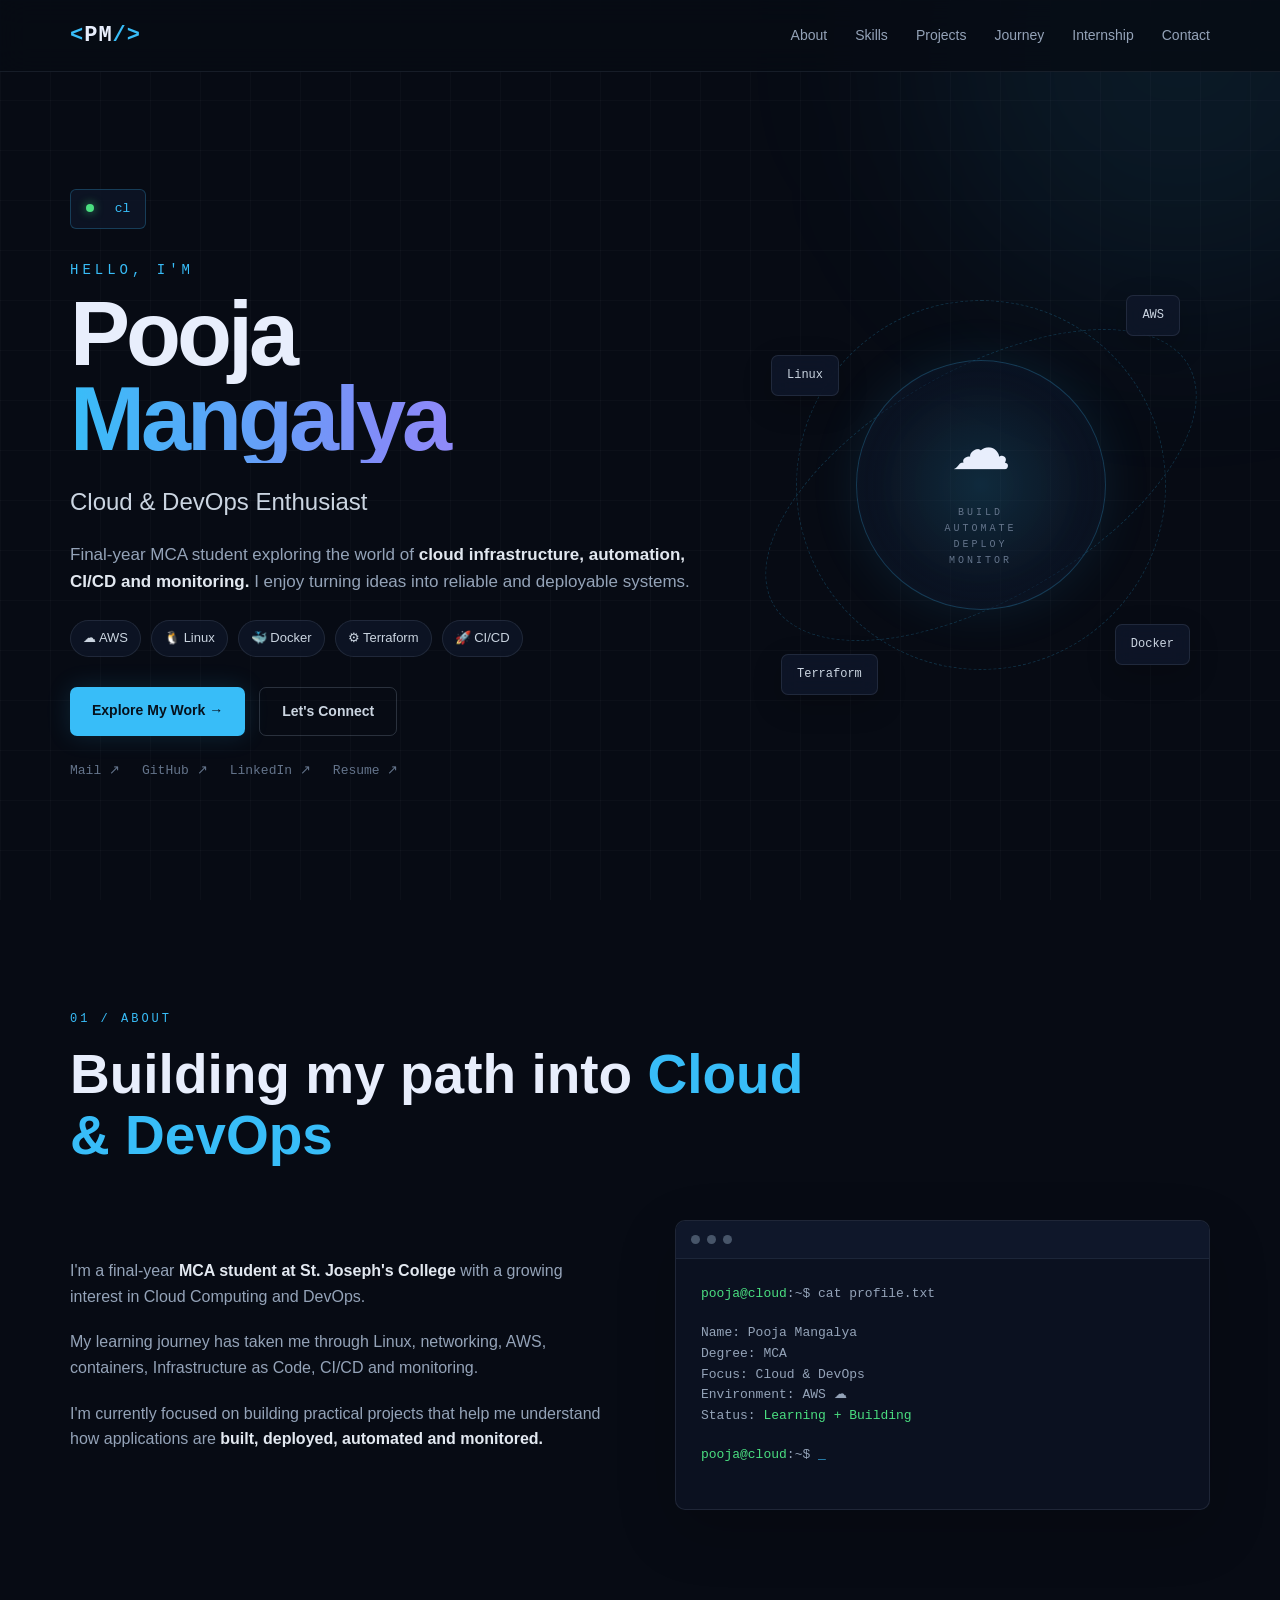
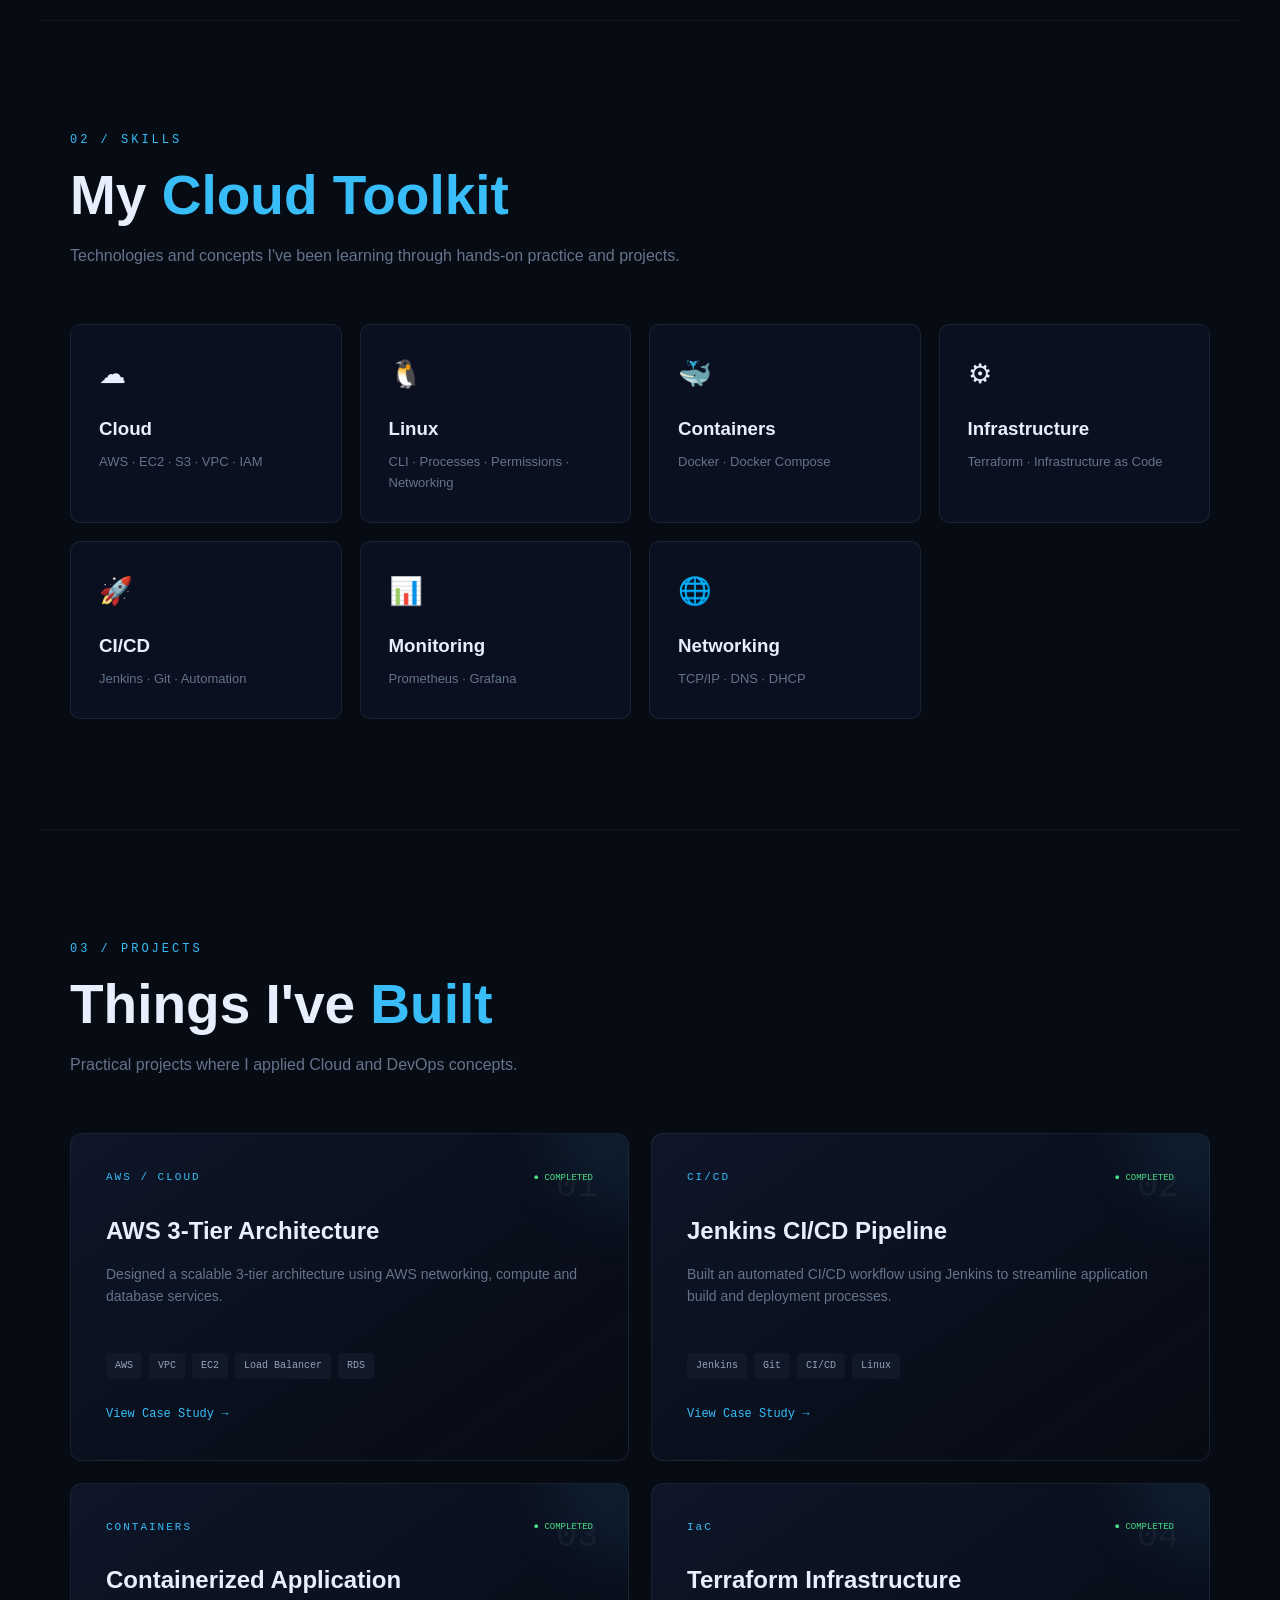
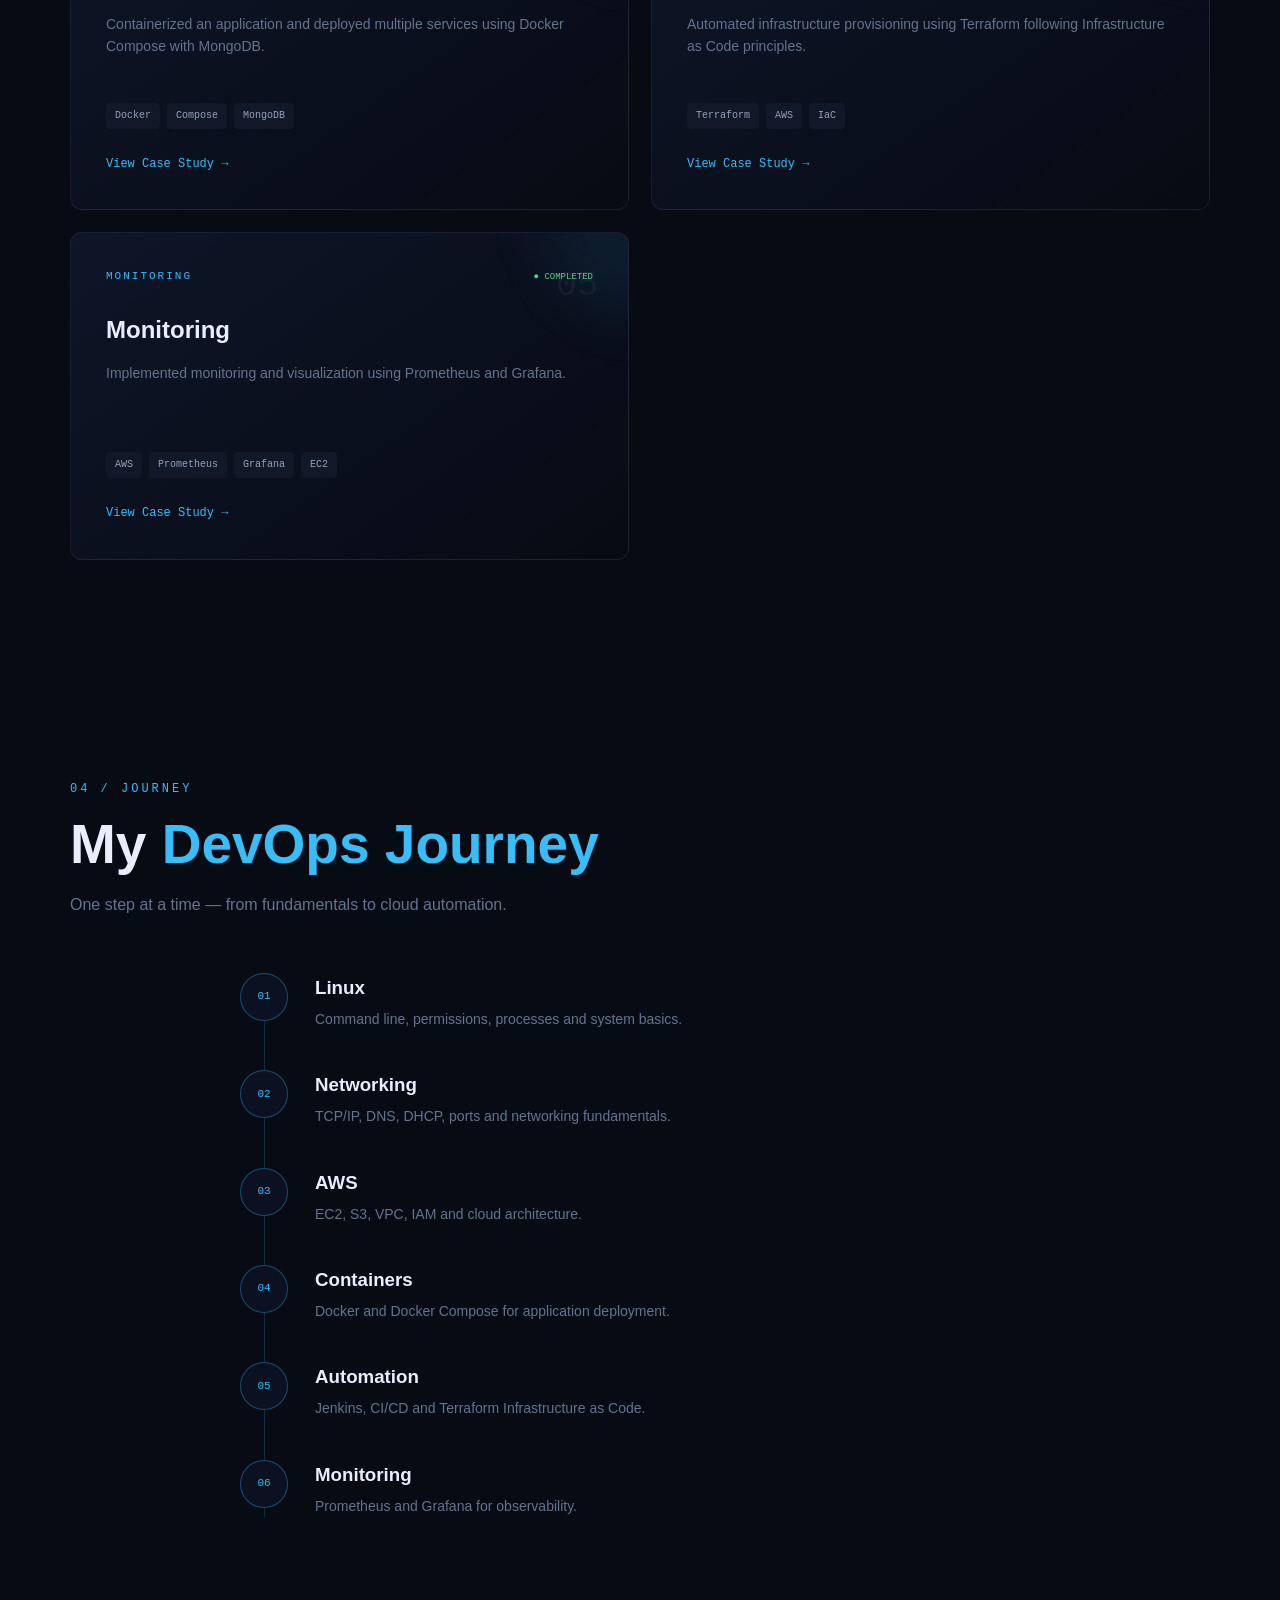
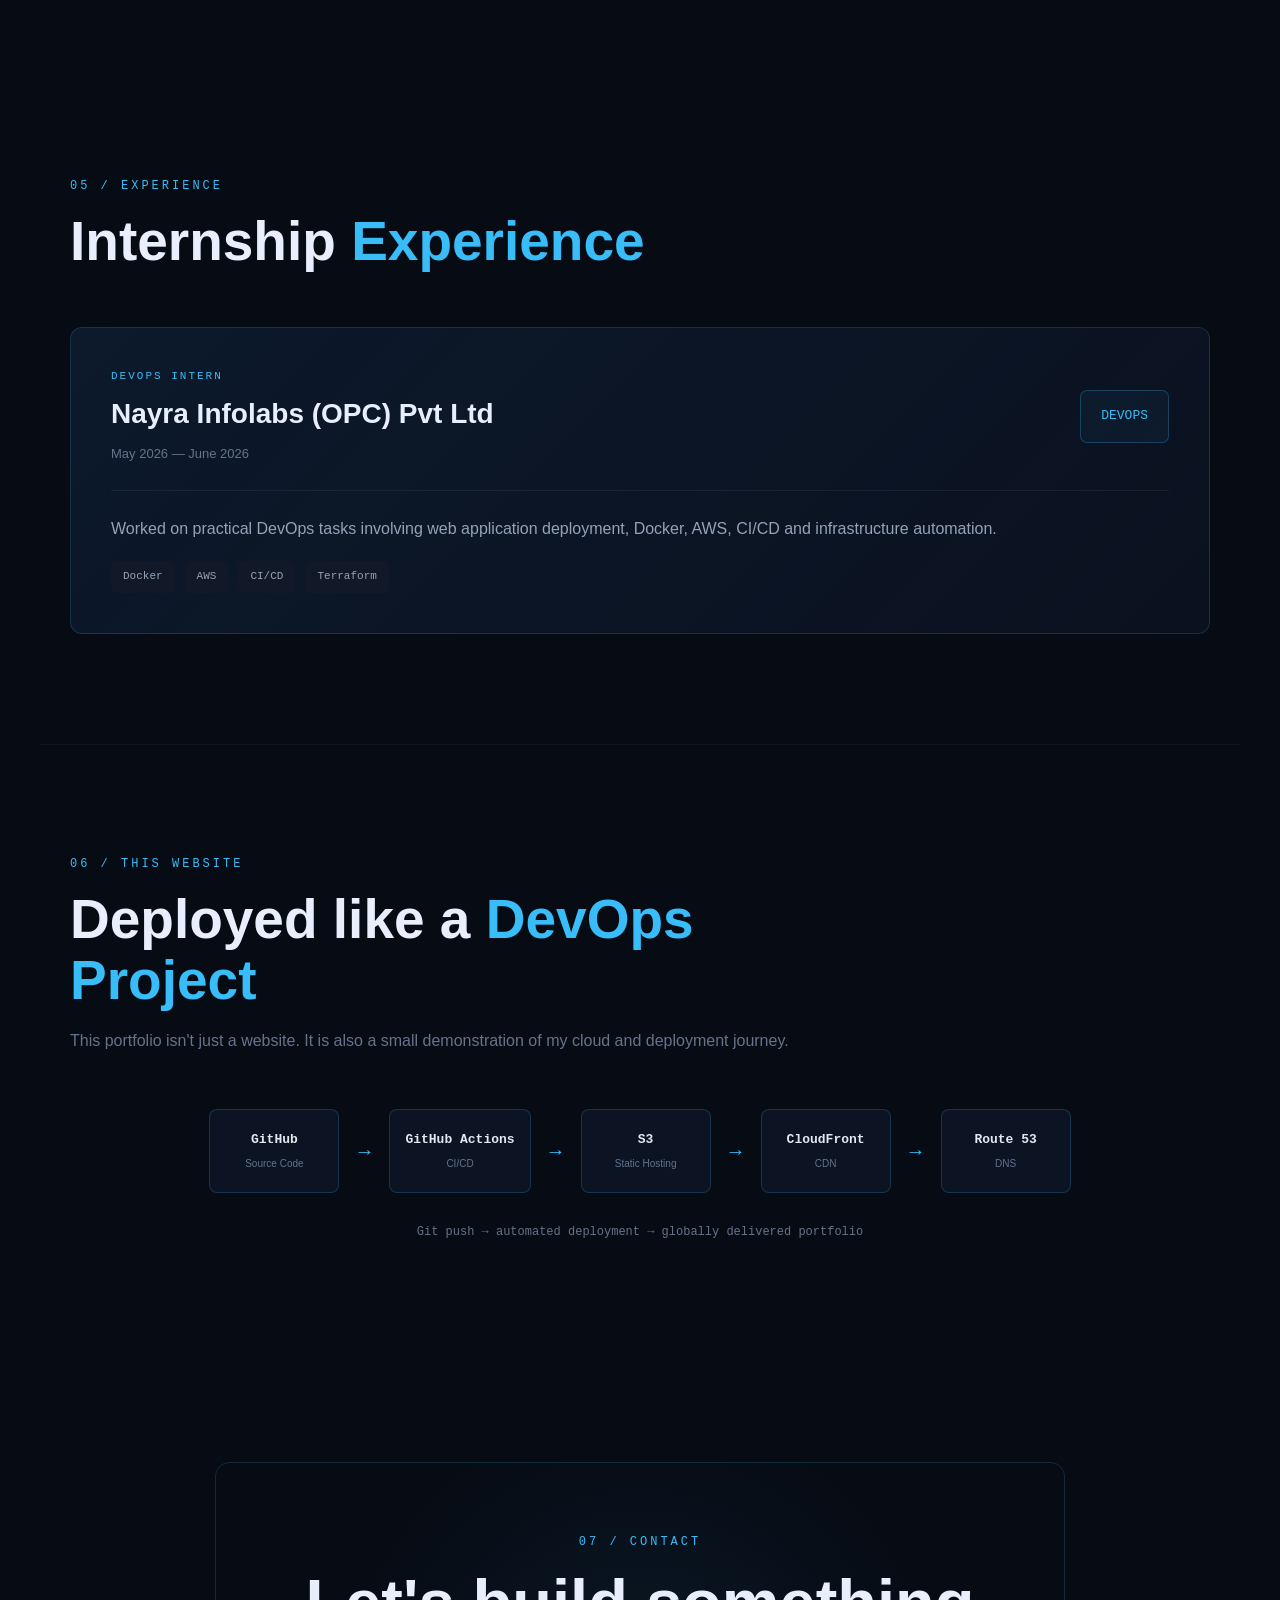
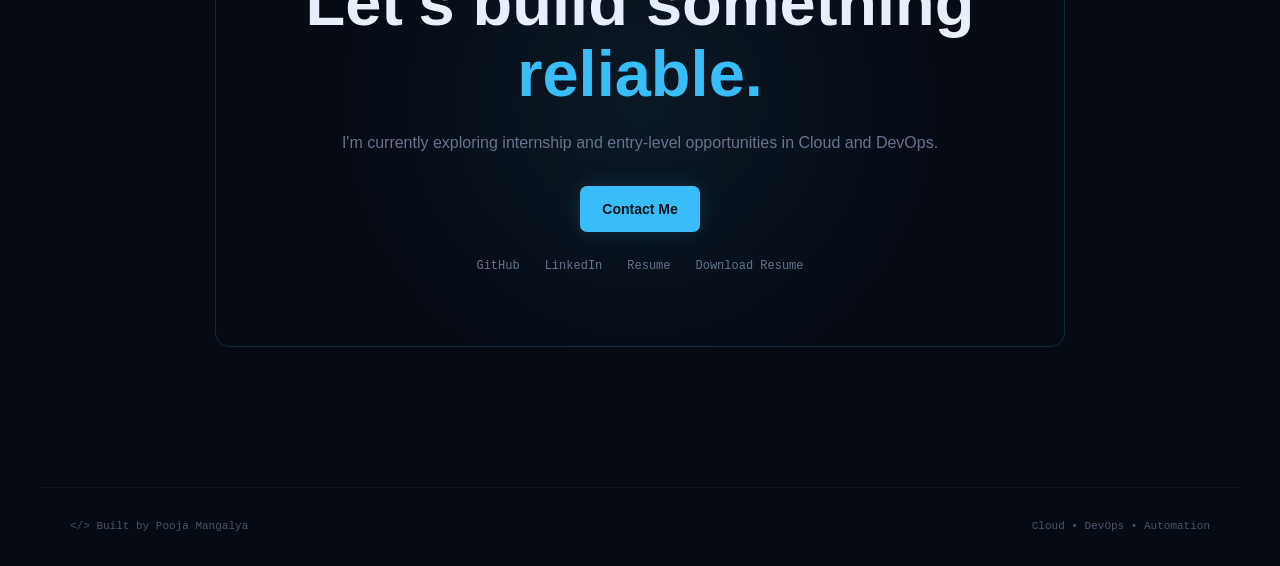
<file: index.html>
<!DOCTYPE html>
<html lang="en">

<head>
    <meta charset="UTF-8">
    <meta name="viewport" content="width=device-width, initial-scale=1.0">

    <title>Pooja Mangalya | Cloud & DevOps</title>

    <meta name="description"
        content="Pooja Mangalya — Final Year MCA Student building skills in Cloud, DevOps, AWS, automation and infrastructure.">

    <link rel="stylesheet" href="style.css">
</head>

<body>
<body class="home">
    <!-- ================= NAVBAR ================= -->

    <header class="navbar">

        <div class="nav-container">

            <a href="#home" class="logo">
                <span>&lt;</span>PM<span>/&gt;</span>
            </a>

            <nav id="navMenu">
                <a href="#about">About</a>
                <a href="#skills">Skills</a>
                <a href="#projects">Projects</a>
                <a href="#journey">Journey</a>
                <a href="#internship">Internship</a>
                <a href="#contact">Contact</a>
            </nav>

            <button class="menu-btn" id="menuBtn">
                ☰
            </button>

        </div>

    </header>


    <!-- ================= HERO ================= -->

    <main>

        <section id="home" class="hero">

            <div class="hero-content">

                <div class="terminal-label">
                    <span class="terminal-dot"></span>
                
                    <span class="typing-text"></span>
                </div>

                <p class="hero-small">
                    HELLO, I'M
                </p>

                <h1>
                    Pooja <span>Mangalya</span>
                </h1>

                <h2>
                    Cloud & DevOps Enthusiast
                </h2>

                <p class="hero-description">
                    Final-year MCA student exploring the world of
                    <strong>cloud infrastructure, automation, CI/CD and monitoring.</strong>
                    I enjoy turning ideas into reliable and deployable systems.
                </p>

                <div class="hero-tags">
                    <span>☁ AWS</span>
                    <span>🐧 Linux</span>
                    <span>🐳 Docker</span>
                    <span>⚙ Terraform</span>
                    <span>🚀 CI/CD</span>
                </div>

                <div class="hero-buttons">

                    <a href="#projects" class="btn primary-btn">
                        Explore My Work →
                    </a>

                    <a href="#contact" class="btn secondary-btn">
                        Let's Connect
                    </a>

                </div>

                <div class="social-links">

                    <!-- Replace these # links later -->
                    <a href="mailto:poojamangalya1@gmail.com">
                        
                        Mail ↗
                    <a href="https://github.com/pooja-technical" target="_blank">
                        GitHub ↗
                    </a>

                    <a href="https://www.linkedin.com/in/pooja-mangalya-91a33a28b/" target="_blank">
                        LinkedIn ↗
                    </a>

                    <a href="Pooja_J_DevOps_Resume.pdf" target="_blank">
                        Resume ↗
                    </a>

                </div>

            </div>


            <!-- CLOUD VISUAL -->

            <div class="hero-visual">

                <div class="cloud-orbit orbit-one"></div>
                <div class="cloud-orbit orbit-two"></div>

                <div class="cloud-core">

                    <div class="cloud-icon">
                        ☁
                    </div>

                    <p>BUILD</p>
                    <p>AUTOMATE</p>
                    <p>DEPLOY</p>
                    <p>MONITOR</p>

                </div>

                <div class="floating-card card-aws">
                    AWS
                </div>

                <div class="floating-card card-docker">
                    Docker
                </div>

                <div class="floating-card card-terraform">
                    Terraform
                </div>

                <div class="floating-card card-linux">
                    Linux
                </div>

            </div>

        </section>


        <!-- ================= ABOUT ================= -->

        <section id="about" class="section">

            <div class="section-heading">

                <p class="section-number">01 / ABOUT</p>

                <h2>
                    Building my path into <span>Cloud & DevOps</span>
                </h2>

            </div>

            <div class="about-grid">

                <div class="about-text">

                    <p>
                        I'm a final-year <strong>MCA student at St. Joseph's College</strong>
                        with a growing interest in Cloud Computing and DevOps.
                    </p>

                    <p>
                        My learning journey has taken me through Linux, networking,
                        AWS, containers, Infrastructure as Code, CI/CD and monitoring.
                    </p>

                    <p>
                        I'm currently focused on building practical projects that
                        help me understand how applications are
                        <strong>built, deployed, automated and monitored.</strong>
                    </p>

                </div>

                <div class="about-terminal">

                    <div class="terminal-top">
                        <span></span>
                        <span></span>
                        <span></span>
                    </div>

                    <div class="terminal-body">

                        <p><span class="green">pooja@cloud</span>:~$ cat profile.txt</p>

                        <p>
                            Name: Pooja Mangalya<br>
                            Degree: MCA<br>
                            Focus: Cloud & DevOps<br>
                            Environment: AWS ☁<br>
                            Status: <span class="green">Learning + Building</span>
                        </p>

                        <p>
                            <span class="green">pooja@cloud</span>:~$
                            <span class="cursor">_</span>
                        </p>

                    </div>

                </div>

            </div>

        </section>


        <!-- ================= SKILLS ================= -->

        <section id="skills" class="section skills-section">

            <div class="section-heading">

                <p class="section-number">02 / SKILLS</p>

                <h2>
                    My <span>Cloud Toolkit</span>
                </h2>

                <p>
                    Technologies and concepts I've been learning through
                    hands-on practice and projects.
                </p>

            </div>


            <div class="skills-grid">

                <div class="skill-card">
                    <div class="skill-icon">☁</div>
                    <h3>Cloud</h3>
                    <p>AWS · EC2 · S3 · VPC · IAM</p>
                </div>

                <div class="skill-card">
                    <div class="skill-icon">🐧</div>
                    <h3>Linux</h3>
                    <p>CLI · Processes · Permissions · Networking</p>
                </div>

                <div class="skill-card">
                    <div class="skill-icon">🐳</div>
                    <h3>Containers</h3>
                    <p>Docker · Docker Compose</p>
                </div>

                <div class="skill-card">
                    <div class="skill-icon">⚙</div>
                    <h3>Infrastructure</h3>
                    <p>Terraform · Infrastructure as Code</p>
                </div>

                <div class="skill-card">
                    <div class="skill-icon">🚀</div>
                    <h3>CI/CD</h3>
                    <p>Jenkins · Git · Automation</p>
                </div>

                <div class="skill-card">
                    <div class="skill-icon">📊</div>
                    <h3>Monitoring</h3>
                    <p>Prometheus · Grafana</p>
                </div>

                <div class="skill-card">
                    <div class="skill-icon">🌐</div>
                    <h3>Networking</h3>
                    <p>TCP/IP · DNS · DHCP</p>
                </div>

            </div>

        </section>


        <!-- ================= PROJECTS ================= -->

        <section id="projects" class="section">

            <div class="section-heading">

                <p class="section-number">03 / PROJECTS</p>

                <h2>
                    Things I've <span>Built</span>
                </h2>

                <p>
                    Practical projects where I applied Cloud and DevOps concepts.
                </p>

            </div>


            <div class="projects-grid">


                <!-- PROJECT 1 -->

                <article class="project-card">

                    <div class="project-number">01</div>

                    <div class="project-top">
                        <span class="project-type">AWS / CLOUD</span>
                        <span class="project-status">● COMPLETED</span>
                    </div>

                    <h3>AWS 3-Tier Architecture</h3>

                    <p>
                        Designed a scalable 3-tier architecture using AWS networking,
                        compute and database services.
                    </p>

                    <div class="tech-tags">
                        <span>AWS</span>
                        <span>VPC</span>
                        <span>EC2</span>
                        <span>Load Balancer</span>
                        <span>RDS</span>
                    </div>

                    <a href="project-aws.html" class="project-link">
                        View Case Study →
                    </a>

                </article>


                <!-- PROJECT 2 -->

                <article class="project-card">

                    <div class="project-number">02</div>

                    <div class="project-top">
                        <span class="project-type">CI/CD</span>
                        <span class="project-status">● COMPLETED</span>
                    </div>

                    <h3>Jenkins CI/CD Pipeline</h3>

                    <p>
                        Built an automated CI/CD workflow using Jenkins to streamline
                        application build and deployment processes.
                    </p>

                    <div class="tech-tags">
                        <span>Jenkins</span>
                        <span>Git</span>
                        <span>CI/CD</span>
                        <span>Linux</span>
                    </div>

                    <a href="project-jenkins.html" class="project-link">
                        View Case Study →
                    </a>

                </article>


                <!-- PROJECT 3 -->

                <article class="project-card">

                    <div class="project-number">03</div>

                    <div class="project-top">
                        <span class="project-type">CONTAINERS</span>
                        <span class="project-status">● COMPLETED</span>
                    </div>

                    <h3>Containerized Application</h3>

                    <p>
                        Containerized an application and deployed multiple services
                        using Docker Compose with MongoDB.
                    </p>

                    <div class="tech-tags">
                        <span>Docker</span>
                        <span>Compose</span>
                        <span>MongoDB</span>
                    </div>

                    <a href="project-docker.html" class="project-link">
                        View Case Study →
                    </a>

                </article>


                <!-- PROJECT 4 -->

                <article class="project-card">

                    <div class="project-number">04</div>

                    <div class="project-top">
                        <span class="project-type">IaC</span>
                        <span class="project-status">● COMPLETED</span>
                    </div>

                    <h3>Terraform Infrastructure</h3>

                    <p>
                        Automated infrastructure provisioning using Terraform
                        following Infrastructure as Code principles.
                    </p>

                    <div class="tech-tags">
                        <span>Terraform</span>
                        <span>AWS</span>
                        <span>IaC</span>
                    </div>

                    <a href="project-terraform.html" class="project-link">
                        View Case Study →
                    </a>

                </article>


                <!-- PROJECT 5 -->

                <article class="project-card">

                    <div class="project-number">05</div>

                    <div class="project-top">
                        <span class="project-type">MONITORING</span>
                        <span class="project-status">● COMPLETED</span>
                    </div>

                    <h3> Monitoring</h3>

                    <p>
                        Implemented monitoring and visualization using Prometheus and Grafana.
                    </p>

                    <div class="tech-tags">
                        <span>AWS</span>
                        <span>Prometheus</span>
                        <span>Grafana</span>
                        <span>EC2</span>
                    </div>

                    <a href="project-monitoring.html" class="project-link">
                        View Case Study →
                    </a>

                </article>

            </div>

        </section>


        <!-- ================= DEVOPS JOURNEY ================= -->

        <section id="journey" class="section journey-section">

            <div class="section-heading">

                <p class="section-number">04 / JOURNEY</p>

                <h2>
                    My <span>DevOps Journey</span>
                </h2>

                <p>
                    One step at a time — from fundamentals to cloud automation.
                </p>

            </div>


            <div class="journey">

                <div class="journey-line"></div>

                <div class="journey-item">
                    <div class="journey-dot">01</div>
                    <div>
                        <h3>Linux</h3>
                        <p>Command line, permissions, processes and system basics.</p>
                    </div>
                </div>

                <div class="journey-item">
                    <div class="journey-dot">02</div>
                    <div>
                        <h3>Networking</h3>
                        <p>TCP/IP, DNS, DHCP, ports and networking fundamentals.</p>
                    </div>
                </div>

                <div class="journey-item">
                    <div class="journey-dot">03</div>
                    <div>
                        <h3>AWS</h3>
                        <p>EC2, S3, VPC, IAM and cloud architecture.</p>
                    </div>
                </div>

                <div class="journey-item">
                    <div class="journey-dot">04</div>
                    <div>
                        <h3>Containers</h3>
                        <p>Docker and Docker Compose for application deployment.</p>
                    </div>
                </div>

                <div class="journey-item">
                    <div class="journey-dot">05</div>
                    <div>
                        <h3>Automation</h3>
                        <p>Jenkins, CI/CD and Terraform Infrastructure as Code.</p>
                    </div>
                </div>

                <div class="journey-item">
                    <div class="journey-dot">06</div>
                    <div>
                        <h3>Monitoring</h3>
                        <p>Prometheus and Grafana for observability.</p>
                    </div>
                </div>

            </div>

        </section>


        <!-- ================= INTERNSHIP ================= -->

        <section id="internship" class="section">

            <div class="section-heading">

                <p class="section-number">05 / EXPERIENCE</p>

                <h2>
                    Internship <span>Experience</span>
                </h2>

            </div>


            <div class="internship-card">

                <div class="internship-header">

                    <div>
                        <p class="internship-label">DEVOPS INTERN</p>

                        <h3>Nayra Infolabs (OPC) Pvt Ltd</h3>

                        <p>
                            May 2026 — June 2026
                        </p>
                    </div>

                    <div class="internship-badge">
                        DEVOPS
                    </div>

                </div>


                <div class="internship-content">

                    <p>
                        Worked on practical DevOps tasks involving web application
                        deployment, Docker, AWS, CI/CD and infrastructure automation.
                    </p>

                    <div class="internship-tech">

                        <span>Docker</span>
                        <span>AWS</span>
                        <span>CI/CD</span>
                        <span>Terraform</span>

                    </div>

                </div>

            </div>

        </section>


        <!-- ================= PORTFOLIO ARCHITECTURE ================= -->

        <section class="section architecture-section">

            <div class="section-heading">

                <p class="section-number">06 / THIS WEBSITE</p>

                <h2>
                    Deployed like a <span>DevOps Project</span>
                </h2>

                <p>
                    This portfolio isn't just a website. It is also a small
                    demonstration of my cloud and deployment journey.
                </p>

            </div>


            <div class="architecture">

                <div class="architecture-node">
                    <strong>GitHub</strong>
                    <small>Source Code</small>
                </div>

                <div class="architecture-arrow">→</div>

                <div class="architecture-node">
                    <strong>GitHub Actions</strong>
                    <small>CI/CD</small>
                </div>

                <div class="architecture-arrow">→</div>

                <div class="architecture-node">
                    <strong>S3</strong>
                    <small>Static Hosting</small>
                </div>

                <div class="architecture-arrow">→</div>

                <div class="architecture-node">
                    <strong>CloudFront</strong>
                    <small>CDN</small>
                </div>

                <div class="architecture-arrow">→</div>

                <div class="architecture-node">
                    <strong>Route 53</strong>
                    <small>DNS</small>
                </div>

            </div>

            <p class="architecture-note">
                Git push → automated deployment → globally delivered portfolio
            </p>

        </section>


        <!-- ================= CONTACT ================= -->

        <section id="contact" class="section contact-section">

            <div class="contact-box">

                <p class="section-number">07 / CONTACT</p>

                <h2>
                    Let's build something <span>reliable.</span>
                </h2>

                <p>
                    I'm currently exploring internship and entry-level opportunities
                    in Cloud and DevOps.
                </p>

      <a href="mailto:poojamangalya1@gmail.com"
   class="btn primary-btn">

    Contact Me
</a>

                <div class="contact-links">

                    <a href="https://github.com/pooja-technical" target="_blank">GitHub</a>
                    <a href="https://www.linkedin.com/in/pooja-mangalya-91a33a28b/" target="_blank">LinkedIn</a>
                    <a href="Pooja_J_DevOps_Resume.pdf" target="_blank">Resume</a>
                    <a href="Pooja_J_DevOps_Resume.pdf" download>Download Resume</a>

                </div>

            </div>

        </section>

    </main>


    <!-- ================= FOOTER ================= -->

    <footer>

        <p>
            &lt;/&gt; Built by Pooja Mangalya
        </p>

        <p>
            Cloud • DevOps • Automation
        </p>

    </footer>


    <!-- JAVASCRIPT -->

    <script src="script.js"></script>

</body>

</html>
</file>
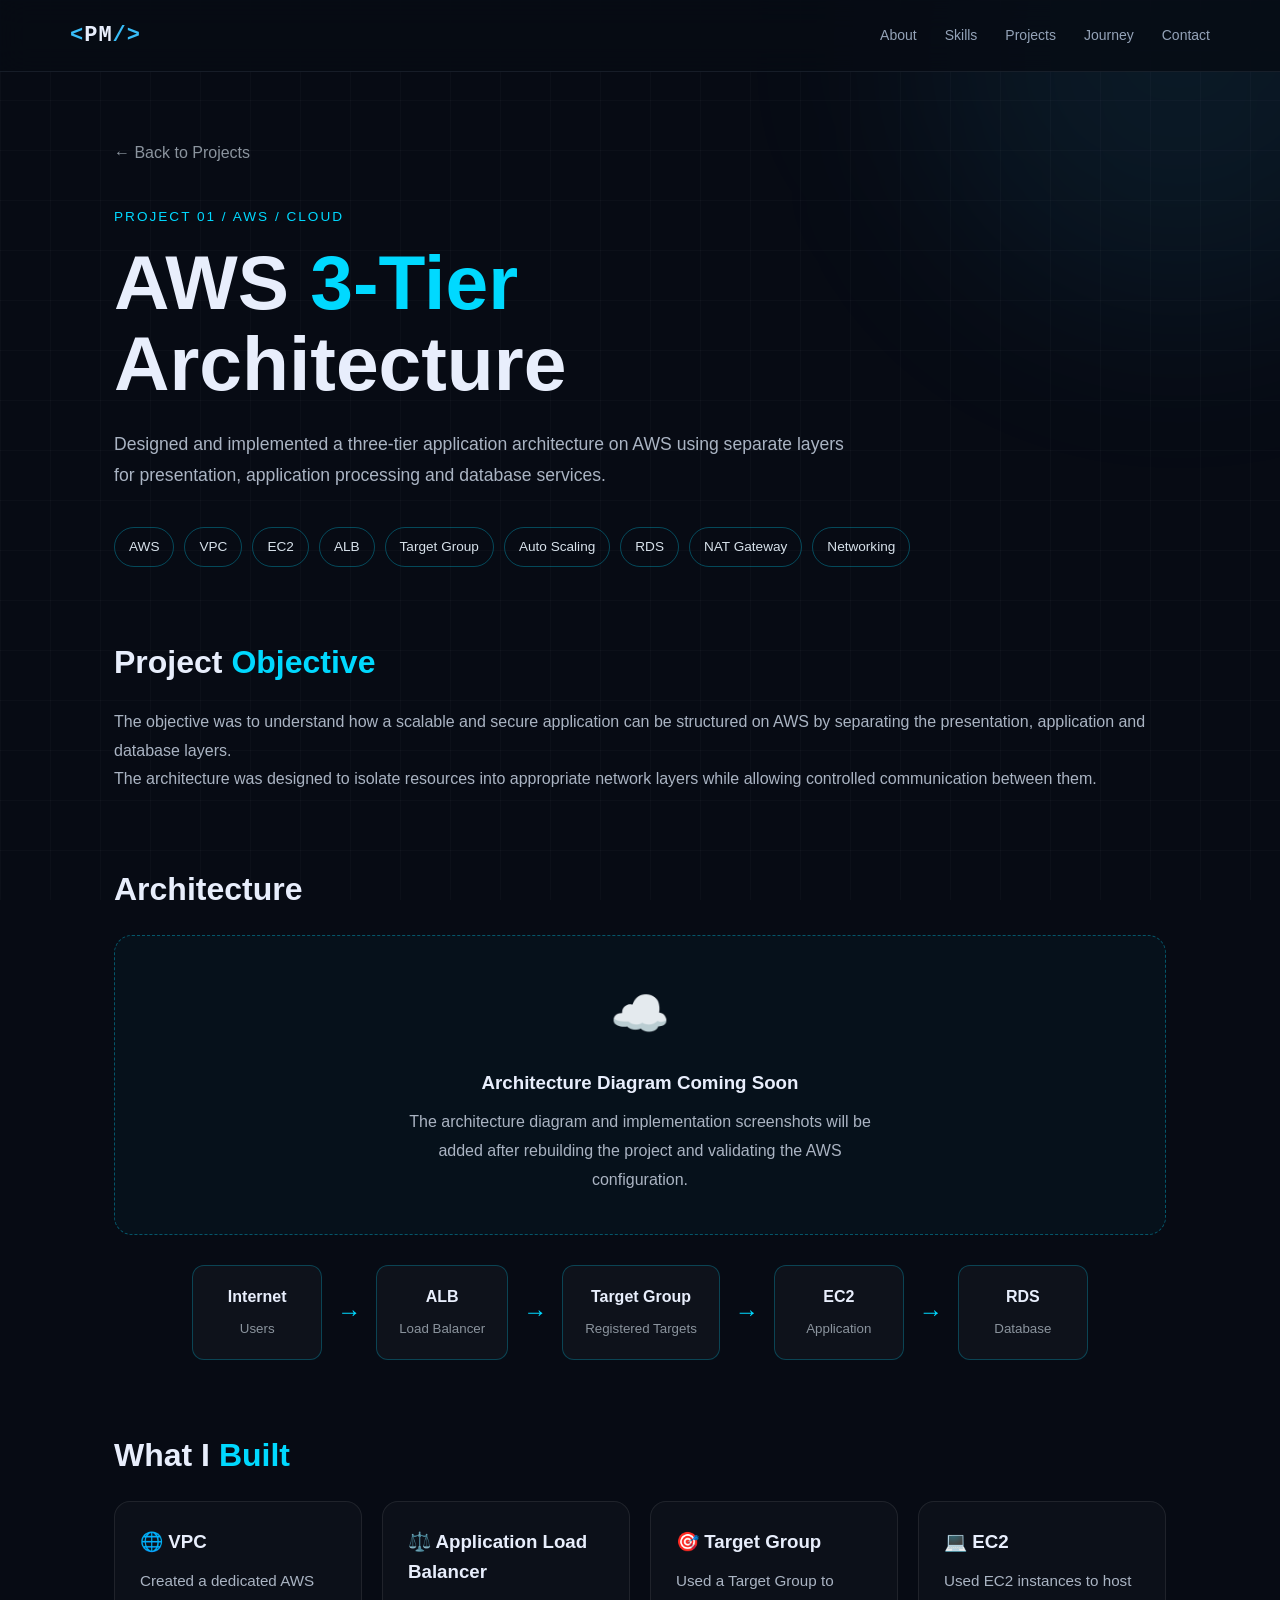
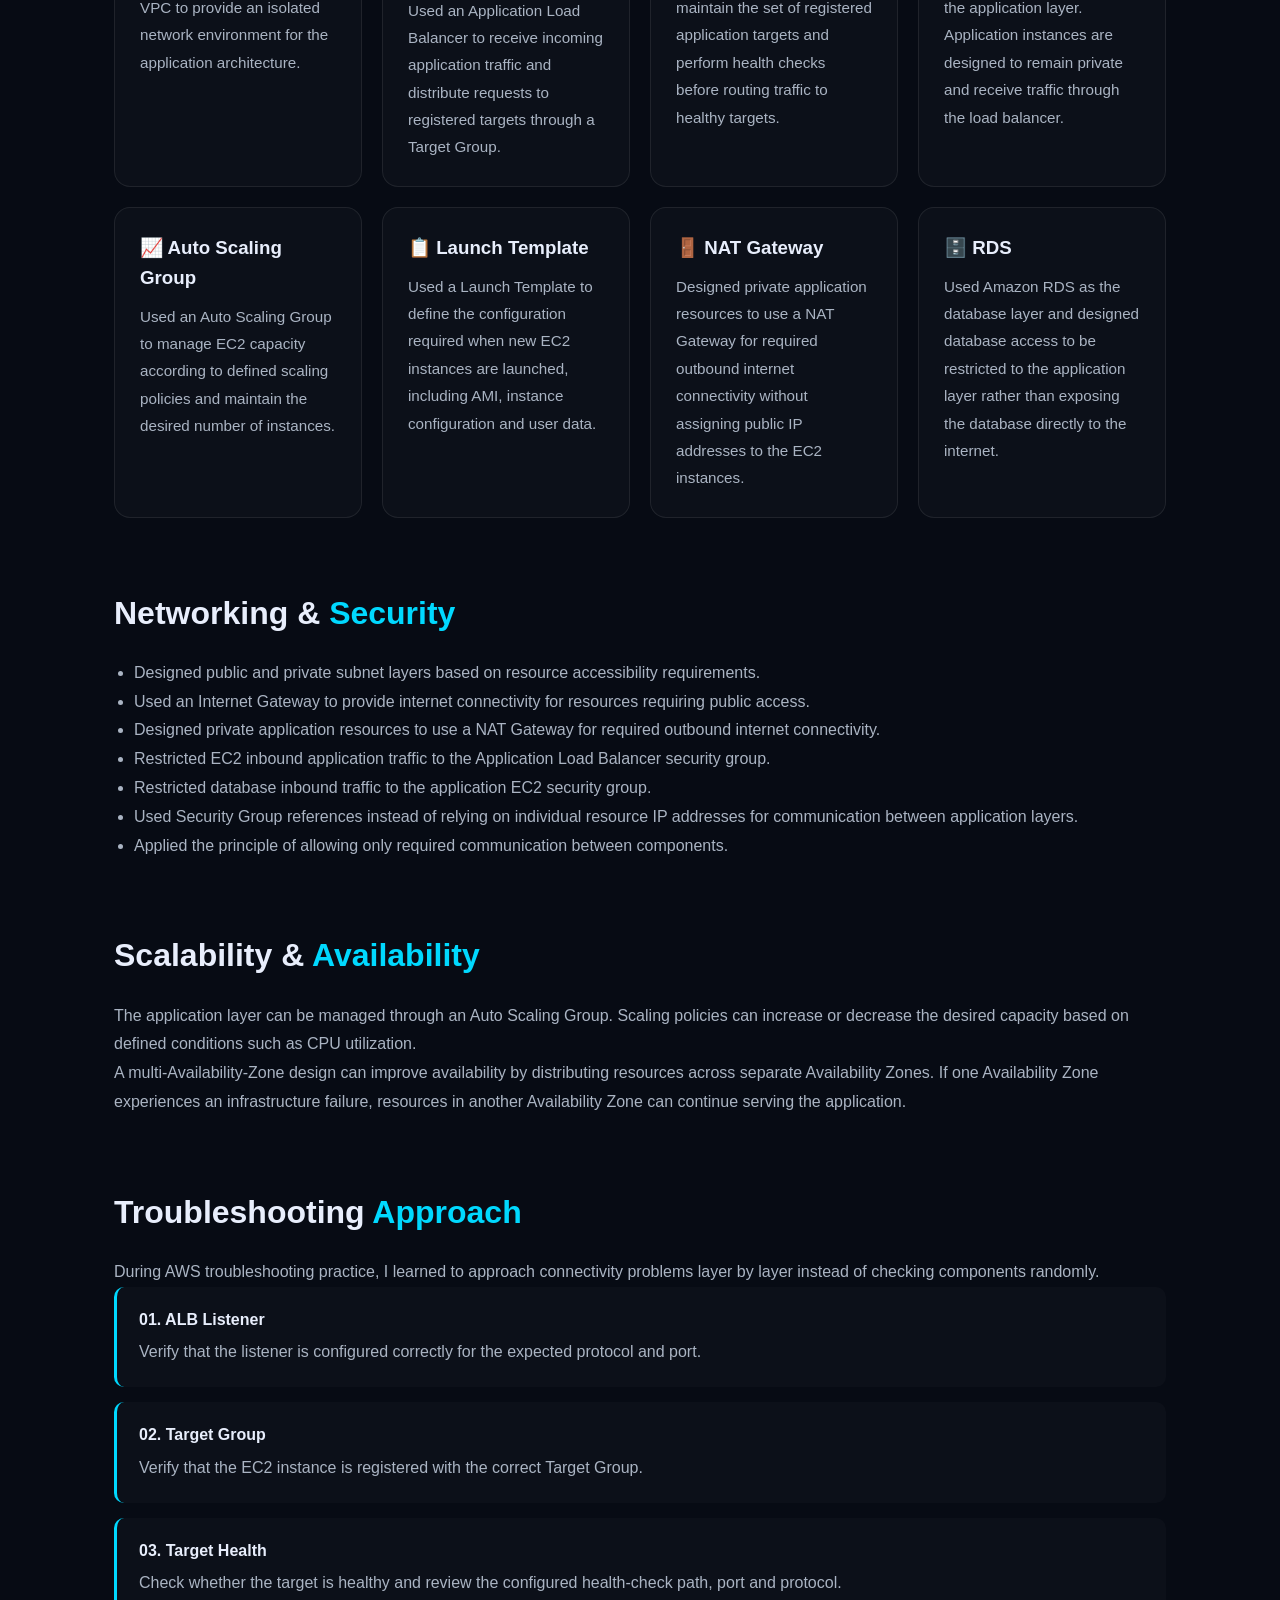
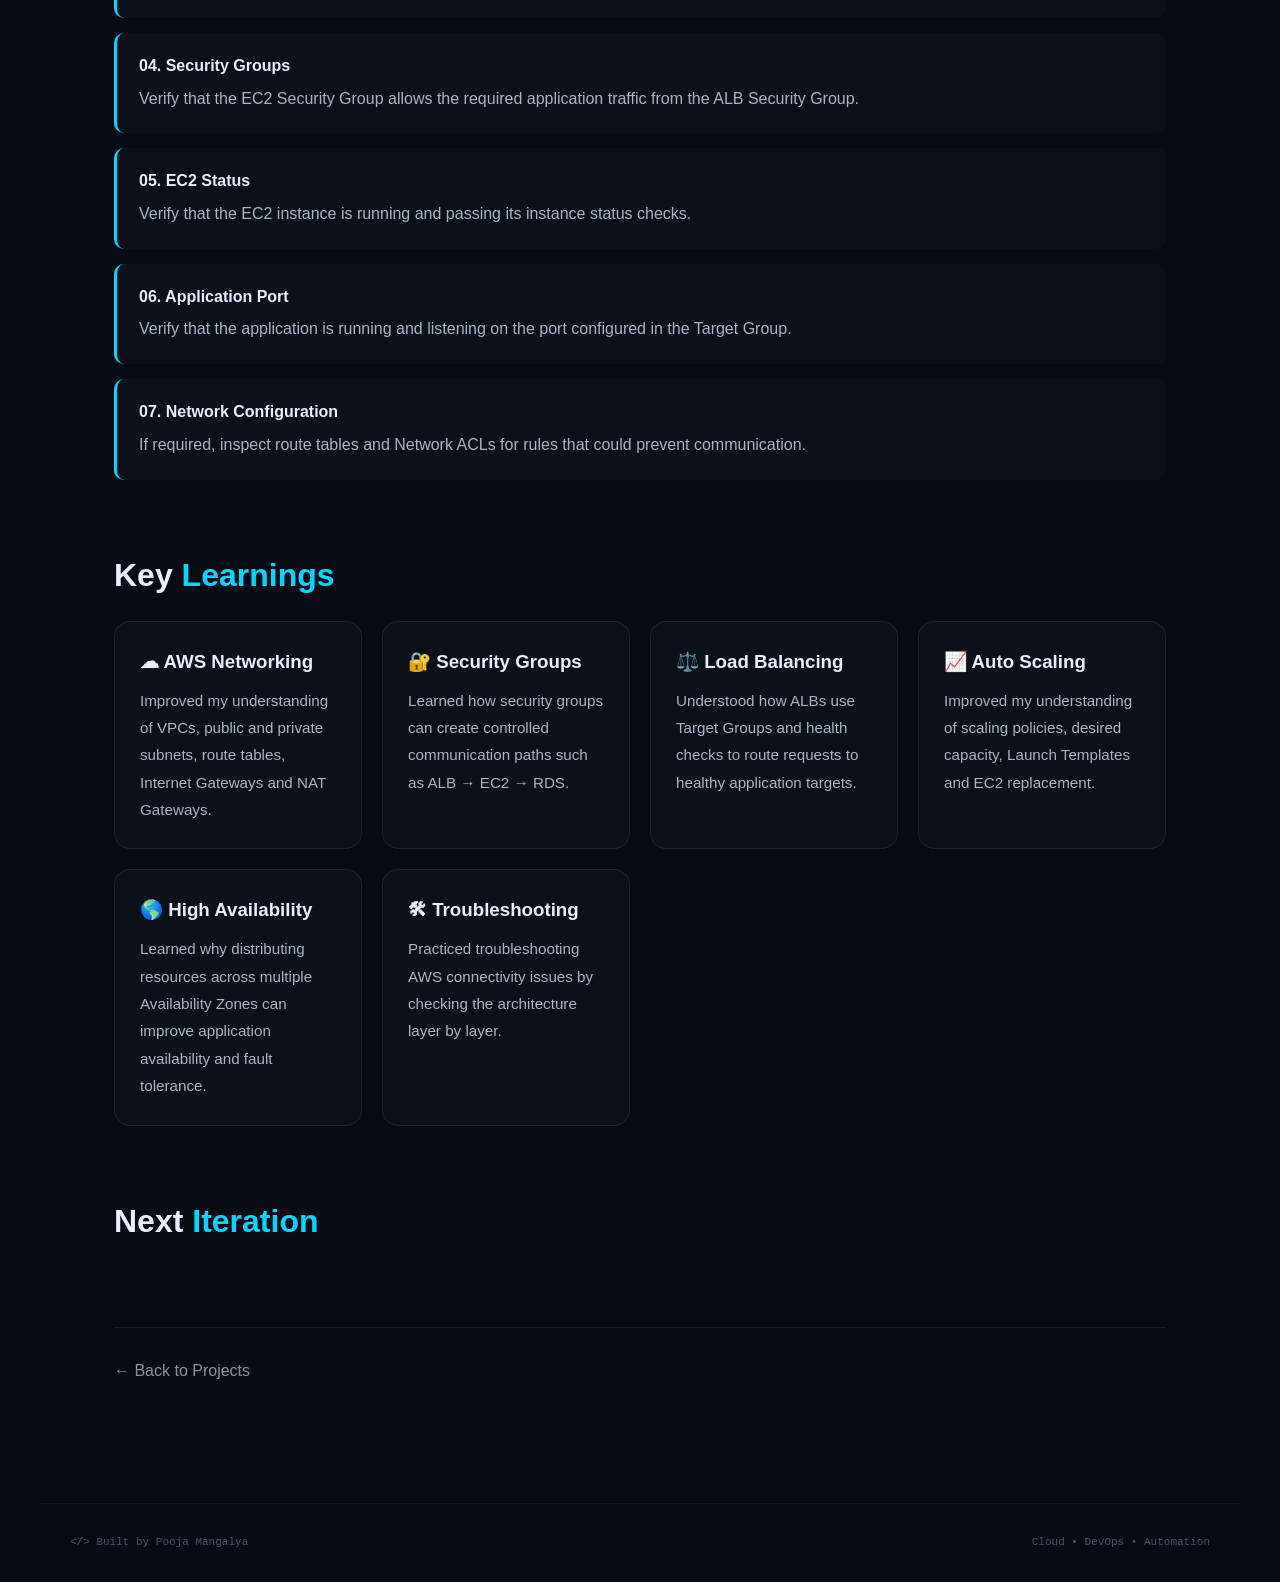
<file: project-aws.html>
<!DOCTYPE html>
<html lang="en">

<head>
    <meta charset="UTF-8">
    <meta name="viewport" content="width=device-width, initial-scale=1.0">

    <title>AWS 3-Tier Architecture | Pooja Mangalya</title>

    <meta name="description"
        content="AWS 3-Tier Architecture project by Pooja Mangalya.">

    <link rel="stylesheet" href="style.css">  

    <style>
        /* =========================
           PROJECT CASE STUDY
           ========================= */

        .case-study {
            max-width: 1100px;
            margin: 0 auto;
            padding: 140px 24px 80px;
        }

        

        .back-link {
            display: inline-block;
            margin-bottom: 40px;
            color: #8b949e;
            text-decoration: none;
            transition: 0.3s;
        }

        .back-link:hover {
            color: #00d9ff;
            transform: translateX(-5px);
        }

        .case-label {
            color: #00d9ff;
            font-size: 0.85rem;
            letter-spacing: 2px;
            margin-bottom: 15px;
        }

        .case-study h1 {
            font-size: clamp(2.5rem, 6vw, 5rem);
            line-height: 1.05;
            margin-bottom: 25px;
        }

        .case-study h1 span {
            color: #00d9ff;
        }

        .case-intro {
            max-width: 750px;
            color: #aab4c3;
            font-size: 1.1rem;
            line-height: 1.8;
            margin-bottom: 35px;
        }

        .case-tags {
            display: flex;
            flex-wrap: wrap;
            gap: 10px;
            margin-bottom: 70px;
        }

        .case-tags span {
            border: 1px solid rgba(0, 217, 255, 0.3);
            padding: 8px 14px;
            border-radius: 20px;
            color: #d7e1ea;
            font-size: 0.85rem;
        }

        .case-section {
            margin-bottom: 70px;
        }

        .case-section h2 {
            font-size: 2rem;
            margin-bottom: 20px;
        }

        .case-section h2 span {
            color: #00d9ff;
        }

        .case-section p,
        .case-section li {
            color: #aab4c3;
            line-height: 1.8;
        }

        .case-section ul {
            padding-left: 20px;
        }

        /* Architecture placeholder */

        .architecture-placeholder {
            min-height: 300px;
            border: 1px dashed rgba(0, 217, 255, 0.35);
            border-radius: 18px;
            display: flex;
            align-items: center;
            justify-content: center;
            text-align: center;
            padding: 30px;
            background: rgba(0, 217, 255, 0.03);
        }

        .architecture-placeholder div {
            max-width: 500px;
        }

        .architecture-placeholder .placeholder-icon {
            font-size: 3rem;
            margin-bottom: 15px;
        }

        .architecture-placeholder h3 {
            margin-bottom: 10px;
        }

        .architecture-placeholder p {
            margin: 0;
        }

        /* Architecture flow */

        .architecture-flow {
            display: flex;
            flex-wrap: wrap;
            align-items: center;
            justify-content: center;
            gap: 15px;
            margin-top: 30px;
        }

        .architecture-box {
            padding: 18px 22px;
            border: 1px solid rgba(0, 217, 255, 0.25);
            border-radius: 12px;
            background: rgba(255, 255, 255, 0.03);
            text-align: center;
            min-width: 130px;
        }

        .architecture-box strong {
            display: block;
            margin-bottom: 5px;
        }

        .architecture-box small {
            color: #8b949e;
        }

        .architecture-arrow {
            color: #00d9ff;
            font-size: 1.5rem;
        }

        /* Info cards */

        .info-grid {
            display: grid;
            grid-template-columns: repeat(auto-fit, minmax(220px, 1fr));
            gap: 20px;
        }

        .info-card {
            padding: 25px;
            border: 1px solid rgba(255, 255, 255, 0.08);
            border-radius: 16px;
            background: rgba(255, 255, 255, 0.025);
        }

        .info-card h3 {
            margin-bottom: 10px;
        }

        .info-card p {
            margin: 0;
            font-size: 0.95rem;
        }

        /* Troubleshooting */

        .troubleshooting-list {
            display: grid;
            gap: 15px;
        }

        .troubleshooting-item {
            padding: 20px 22px;
            border-left: 3px solid #00d9ff;
            border-radius: 10px;
            background: rgba(255, 255, 255, 0.025);
        }

        .troubleshooting-item strong {
            display: block;
            margin-bottom: 6px;
        }

        .troubleshooting-item p {
            margin: 0;
        }

        .case-footer {
            margin-top: 80px;
            padding-top: 30px;
            border-top: 1px solid rgba(255, 255, 255, 0.08);
        }

        @media (max-width: 700px) {

            .case-study {
                padding-top: 110px;
            }

            .architecture-arrow {
                transform: rotate(90deg);
            }

        }

    
    </style>

</head>


<body>

    <!-- NAVBAR -->

    <header class="navbar">

        <div class="nav-container">

            <a href="index.html" class="logo">
                <span>&lt;</span>PM<span>/&gt;</span>
            </a>

            <nav>
                <a href="index.html#about">About</a>
                <a href="index.html#skills">Skills</a>
                <a href="index.html#projects">Projects</a>
                <a href="index.html#journey">Journey</a>
                <a href="index.html#contact">Contact</a>
            </nav>

        </div>

    </header>


    <!-- CASE STUDY -->

    <main class="case-study">

        <a href="index.html#projects" class="back-link">
            ← Back to Projects
        </a>


        <!-- HEADER -->

        <section>

            <p class="case-label">
                PROJECT 01 / AWS / CLOUD
            </p>

            <h1>
                AWS <span>3-Tier</span><br>
                Architecture
            </h1>

            <p class="case-intro">
                Designed and implemented a three-tier application architecture
                on AWS using separate layers for presentation, application
                processing and database services.
            </p>


            <div class="case-tags">

                <span>AWS</span>
                <span>VPC</span>
                <span>EC2</span>
                <span>ALB</span>
                <span>Target Group</span>
                <span>Auto Scaling</span>
                <span>RDS</span>
                <span>NAT Gateway</span>
                <span>Networking</span>

            </div>

        </section>


        <!-- OBJECTIVE -->

        <section class="case-section">

            <h2>
                Project <span>Objective</span>
            </h2>

            <p>
                The objective was to understand how a scalable and secure
                application can be structured on AWS by separating the
                presentation, application and database layers.
            </p>

            <p>
                The architecture was designed to isolate resources into
                appropriate network layers while allowing controlled
                communication between them.
            </p>

        </section>


        <!-- ARCHITECTURE -->

        <section class="case-section">

            <h2>
                Architecture
            </h2>

            <!-- PLACEHOLDER FOR FUTURE DIAGRAM -->

            <div class="architecture-placeholder">

                <div>

                    <div class="placeholder-icon">
                        ☁️
                    </div>

                    <h3>
                        Architecture Diagram Coming Soon
                    </h3>

                    <p>
                        The architecture diagram and implementation screenshots
                        will be added after rebuilding the project and validating
                        the AWS configuration.
                    </p>

                </div>

            </div>


            <!-- SIMPLE FLOW -->

            <div class="architecture-flow">

                <div class="architecture-box">
                    <strong>Internet</strong>
                    <small>Users</small>
                </div>

                <div class="architecture-arrow">→</div>

                <div class="architecture-box">
                    <strong>ALB</strong>
                    <small>Load Balancer</small>
                </div>

                <div class="architecture-arrow">→</div>

                <div class="architecture-box">
                    <strong>Target Group</strong>
                    <small>Registered Targets</small>
                </div>

                <div class="architecture-arrow">→</div>

                <div class="architecture-box">
                    <strong>EC2</strong>
                    <small>Application</small>
                </div>

                <div class="architecture-arrow">→</div>

                <div class="architecture-box">
                    <strong>RDS</strong>
                    <small>Database</small>
                </div>

            </div>

        </section>


        <!-- WHAT I BUILT -->

        <section class="case-section">

            <h2>
                What I <span>Built</span>
            </h2>

            <div class="info-grid">

                <div class="info-card">

                    <h3>🌐 VPC</h3>

                    <p>
                        Created a dedicated AWS VPC to provide an isolated
                        network environment for the application architecture.
                    </p>

                </div>


                <div class="info-card">

                    <h3>⚖️ Application Load Balancer</h3>

                    <p>
                        Used an Application Load Balancer to receive incoming
                        application traffic and distribute requests to
                        registered targets through a Target Group.
                    </p>

                </div>


                <div class="info-card">

                    <h3>🎯 Target Group</h3>

                    <p>
                        Used a Target Group to maintain the set of registered
                        application targets and perform health checks before
                        routing traffic to healthy targets.
                    </p>

                </div>


                <div class="info-card">

                    <h3>💻 EC2</h3>

                    <p>
                        Used EC2 instances to host the application layer.
                        Application instances are designed to remain private
                        and receive traffic through the load balancer.
                    </p>

                </div>


                <div class="info-card">

                    <h3>📈 Auto Scaling Group</h3>

                    <p>
                        Used an Auto Scaling Group to manage EC2 capacity
                        according to defined scaling policies and maintain
                        the desired number of instances.
                    </p>

                </div>


                <div class="info-card">

                    <h3>📋 Launch Template</h3>

                    <p>
                        Used a Launch Template to define the configuration
                        required when new EC2 instances are launched,
                        including AMI, instance configuration and user data.
                    </p>

                </div>


                <div class="info-card">

                    <h3>🚪 NAT Gateway</h3>

                    <p>
                        Designed private application resources to use a NAT
                        Gateway for required outbound internet connectivity
                        without assigning public IP addresses to the EC2
                        instances.
                    </p>

                </div>


                <div class="info-card">

                    <h3>🗄️ RDS</h3>

                    <p>
                        Used Amazon RDS as the database layer and designed
                        database access to be restricted to the application
                        layer rather than exposing the database directly
                        to the internet.
                    </p>

                </div>

            </div>

        </section>


        <!-- NETWORKING -->

        <section class="case-section">

            <h2>
                Networking & <span>Security</span>
            </h2>

            <ul>

                <li>
                    Designed public and private subnet layers based on
                    resource accessibility requirements.
                </li>

                <li>
                    Used an Internet Gateway to provide internet connectivity
                    for resources requiring public access.
                </li>

                <li>
                    Designed private application resources to use a NAT
                    Gateway for required outbound internet connectivity.
                </li>

                <li>
                    Restricted EC2 inbound application traffic to the
                    Application Load Balancer security group.
                </li>

                <li>
                    Restricted database inbound traffic to the
                    application EC2 security group.
                </li>

                <li>
                    Used Security Group references instead of relying on
                    individual resource IP addresses for communication
                    between application layers.
                </li>

                <li>
                    Applied the principle of allowing only required
                    communication between components.
                </li>

            </ul>

        </section>


        <!-- SCALABILITY -->

        <section class="case-section">

            <h2>
                Scalability & <span>Availability</span>
            </h2>

            <p>
                The application layer can be managed through an Auto Scaling
                Group. Scaling policies can increase or decrease the desired
                capacity based on defined conditions such as CPU utilization.
            </p>

            <p>
                A multi-Availability-Zone design can improve availability by
                distributing resources across separate Availability Zones.
                If one Availability Zone experiences an infrastructure
                failure, resources in another Availability Zone can continue
                serving the application.
            </p>

        </section>


        <!-- TROUBLESHOOTING -->

        <section class="case-section">

            <h2>
                Troubleshooting <span>Approach</span>
            </h2>

            <p>
                During AWS troubleshooting practice, I learned to approach
                connectivity problems layer by layer instead of checking
                components randomly.
            </p>

            <div class="troubleshooting-list">

                <div class="troubleshooting-item">

                    <strong>01. ALB Listener</strong>

                    <p>
                        Verify that the listener is configured correctly
                        for the expected protocol and port.
                    </p>

                </div>


                <div class="troubleshooting-item">

                    <strong>02. Target Group</strong>

                    <p>
                        Verify that the EC2 instance is registered with
                        the correct Target Group.
                    </p>

                </div>


                <div class="troubleshooting-item">

                    <strong>03. Target Health</strong>

                    <p>
                        Check whether the target is healthy and review the
                        configured health-check path, port and protocol.
                    </p>

                </div>


                <div class="troubleshooting-item">

                    <strong>04. Security Groups</strong>

                    <p>
                        Verify that the EC2 Security Group allows the
                        required application traffic from the ALB Security Group.
                    </p>

                </div>


                <div class="troubleshooting-item">

                    <strong>05. EC2 Status</strong>

                    <p>
                        Verify that the EC2 instance is running and passing
                        its instance status checks.
                    </p>

                </div>


                <div class="troubleshooting-item">

                    <strong>06. Application Port</strong>

                    <p>
                        Verify that the application is running and listening
                        on the port configured in the Target Group.
                    </p>

                </div>


                <div class="troubleshooting-item">

                    <strong>07. Network Configuration</strong>

                    <p>
                        If required, inspect route tables and Network ACLs
                        for rules that could prevent communication.
                    </p>

                </div>

            </div>

        </section>


        <!-- LEARNINGS -->

        <section class="case-section">

            <h2>
                Key <span>Learnings</span>
            </h2>

            <div class="info-grid">

                <div class="info-card">

                    <h3>☁ AWS Networking</h3>

                    <p>
                        Improved my understanding of VPCs, public and private
                        subnets, route tables, Internet Gateways and NAT Gateways.
                    </p>

                </div>


                <div class="info-card">

                    <h3>🔐 Security Groups</h3>

                    <p>
                        Learned how security groups can create controlled
                        communication paths such as ALB → EC2 → RDS.
                    </p>

                </div>


                <div class="info-card">

                    <h3>⚖️ Load Balancing</h3>

                    <p>
                        Understood how ALBs use Target Groups and health
                        checks to route requests to healthy application targets.
                    </p>

                </div>


                <div class="info-card">

                    <h3>📈 Auto Scaling</h3>

                    <p>
                        Improved my understanding of scaling policies,
                        desired capacity, Launch Templates and EC2 replacement.
                    </p>

                </div>


                <div class="info-card">

                    <h3>🌎 High Availability</h3>

                    <p>
                        Learned why distributing resources across multiple
                        Availability Zones can improve application availability
                        and fault tolerance.
                    </p>

                </div>


                <div class="info-card">

                    <h3>🛠 Troubleshooting</h3>

                    <p>
                        Practiced troubleshooting AWS connectivity issues by
                        checking the architecture layer by layer.
                    </p>

                </div>

            </div>

        </section>


        <!-- NEXT ITERATION -->

        <section class="case-section">

            <h2>
                Next <span>Iteration</span>
            </h2>

         <!--   <p>
                The next iteration will rebuild the architecture from scratch
                to strengthen AWS networking and infrastructure fundamentals.
                Actual AWS screenshots, the final architecture diagram and
                implementation-specific configuration details will be added
                after the deployment is completed and validated.
            </p> -->

        </section>


        <!-- FOOTER -->

        <div class="case-footer">

            <a href="index.html#projects" class="back-link">
                ← Back to Projects
            </a>

        </div>

    </main>


    <footer>

        <p>
            &lt;/&gt; Built by Pooja Mangalya
        </p>

        <p>
            Cloud • DevOps • Automation
        </p>

    </footer>


</body>

</html>
</file>
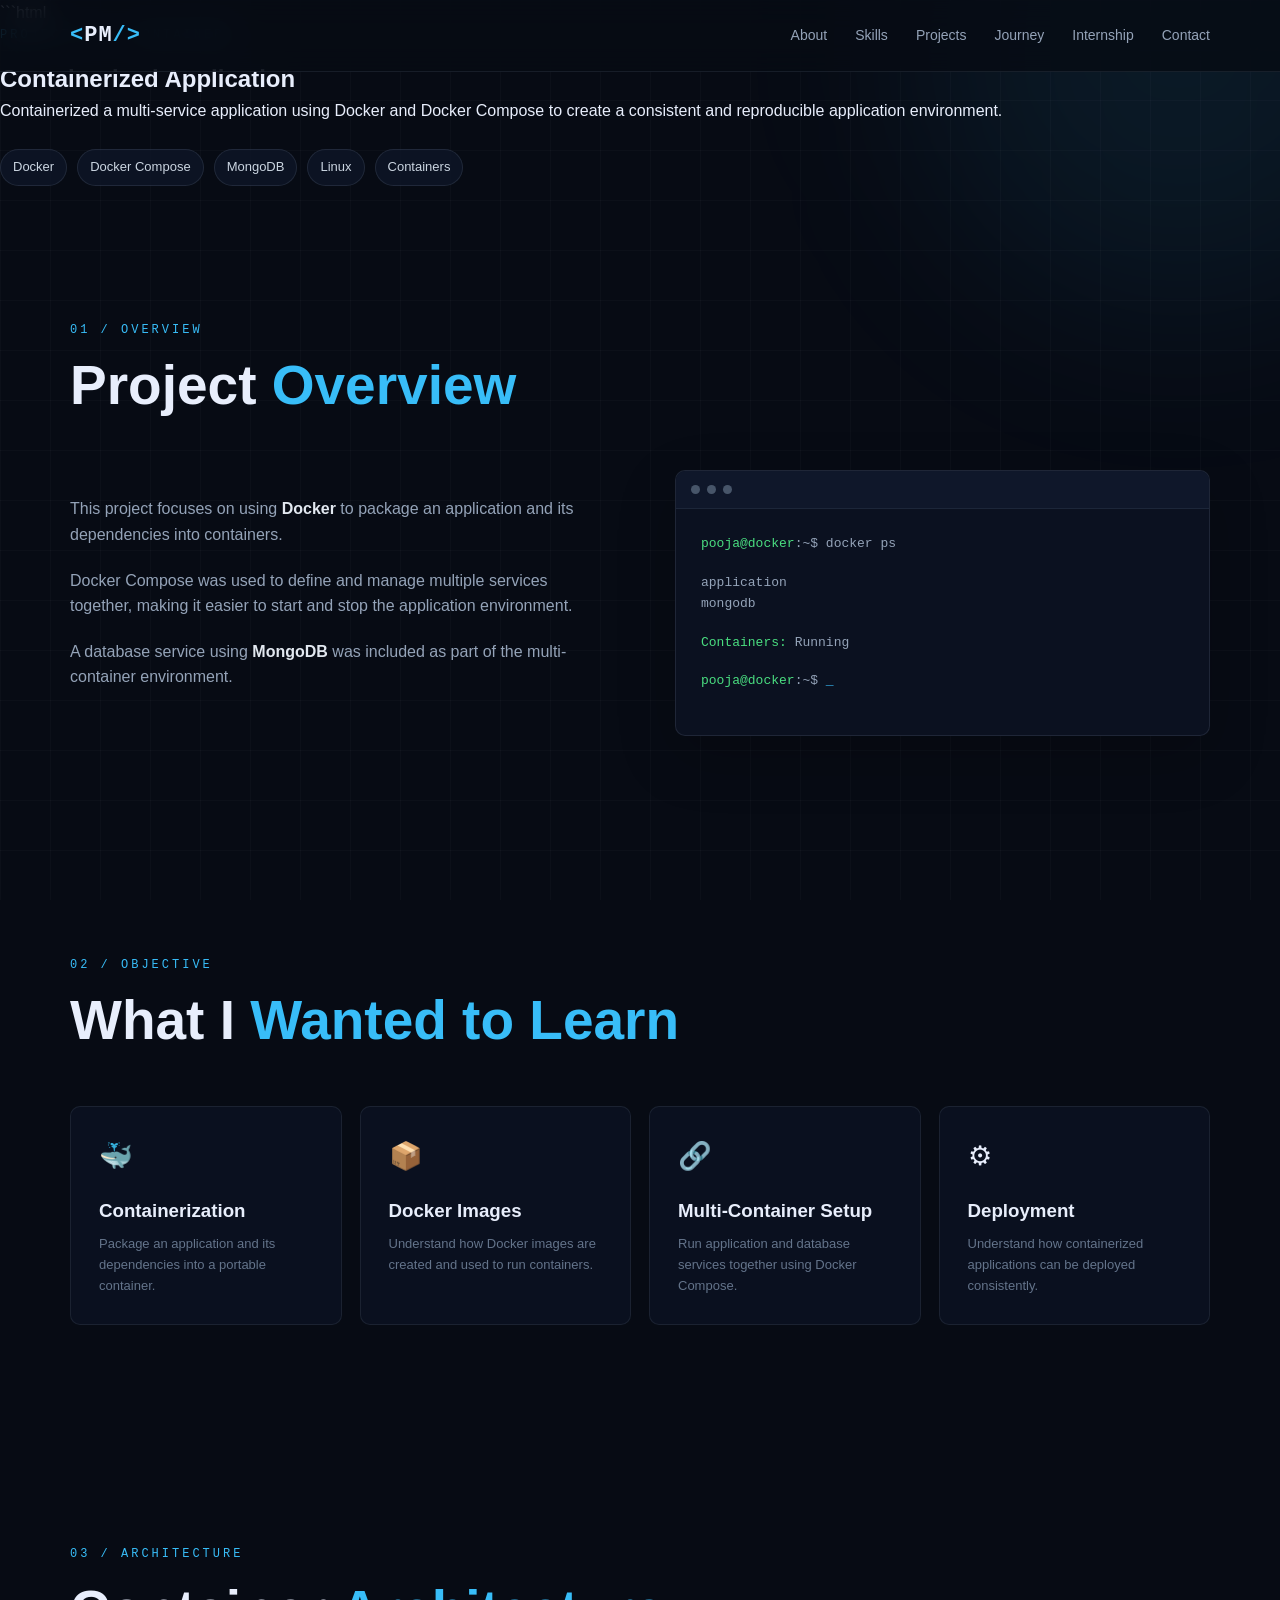
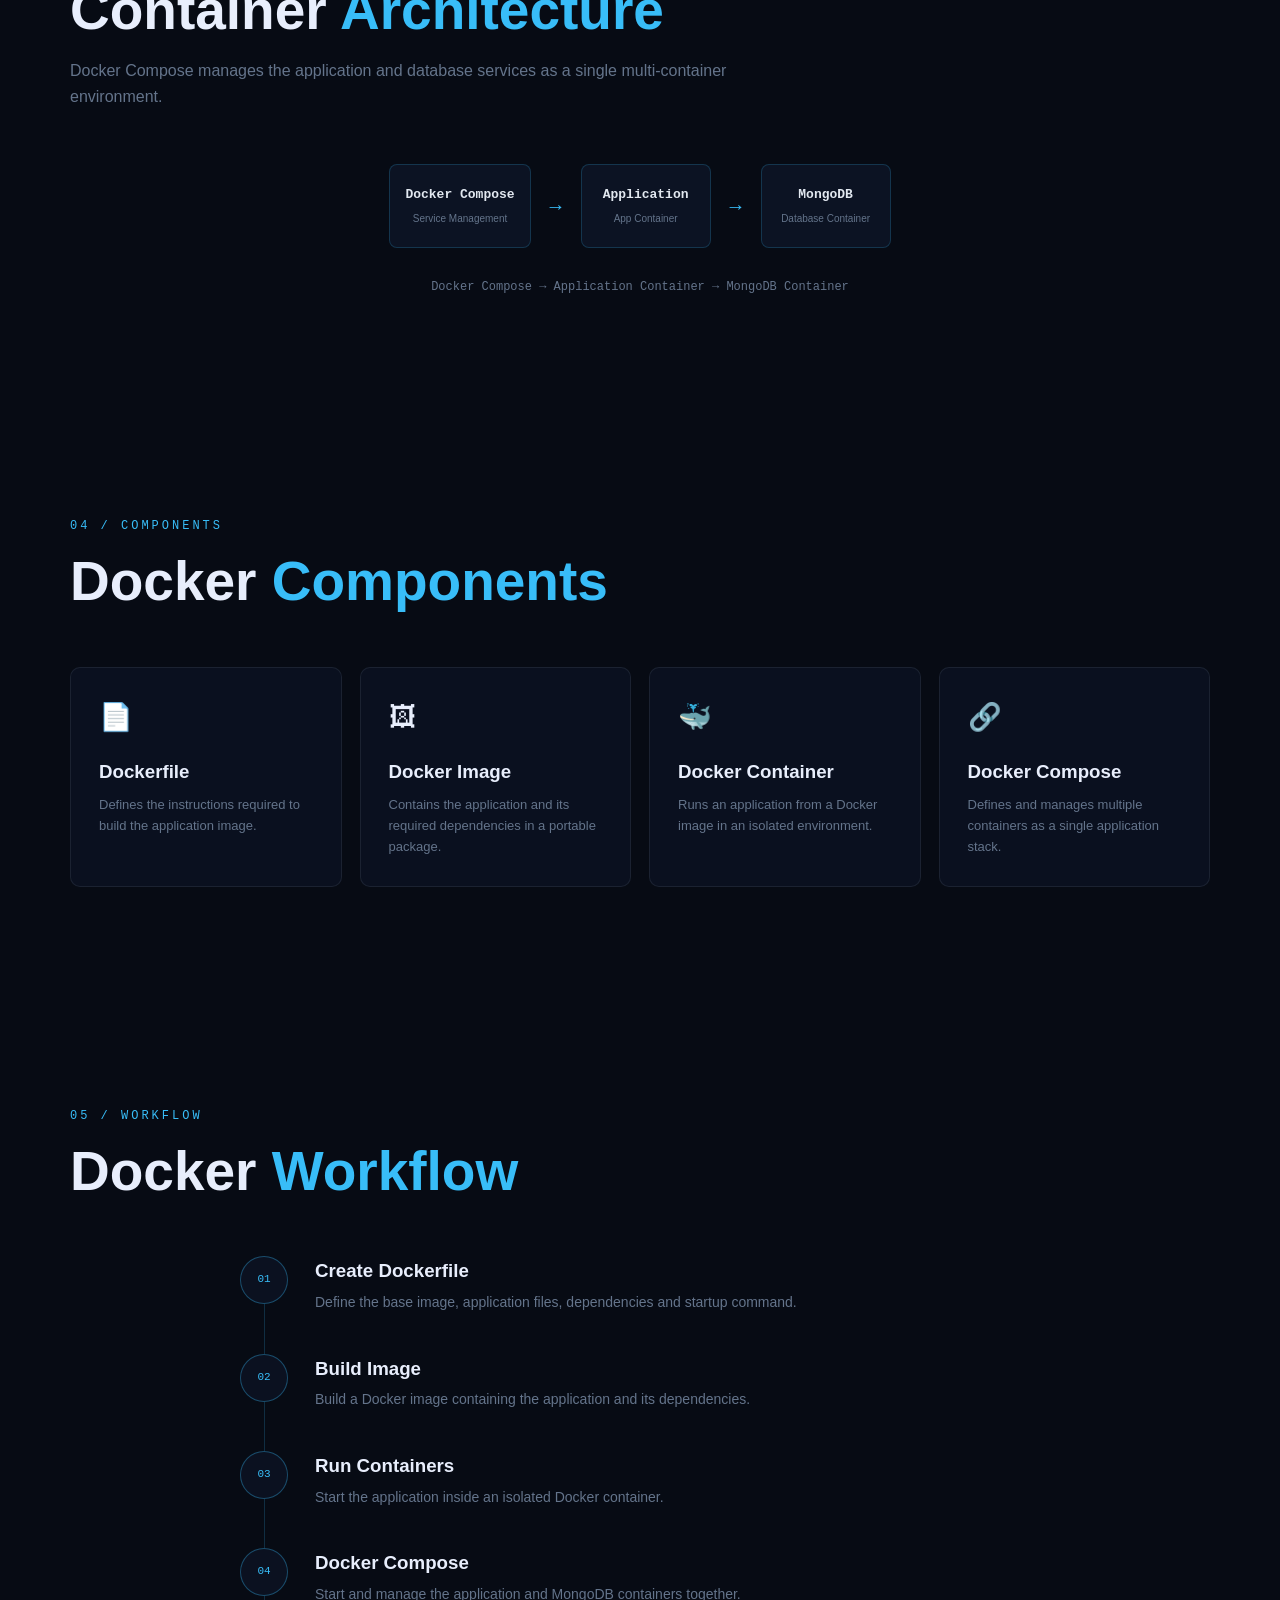
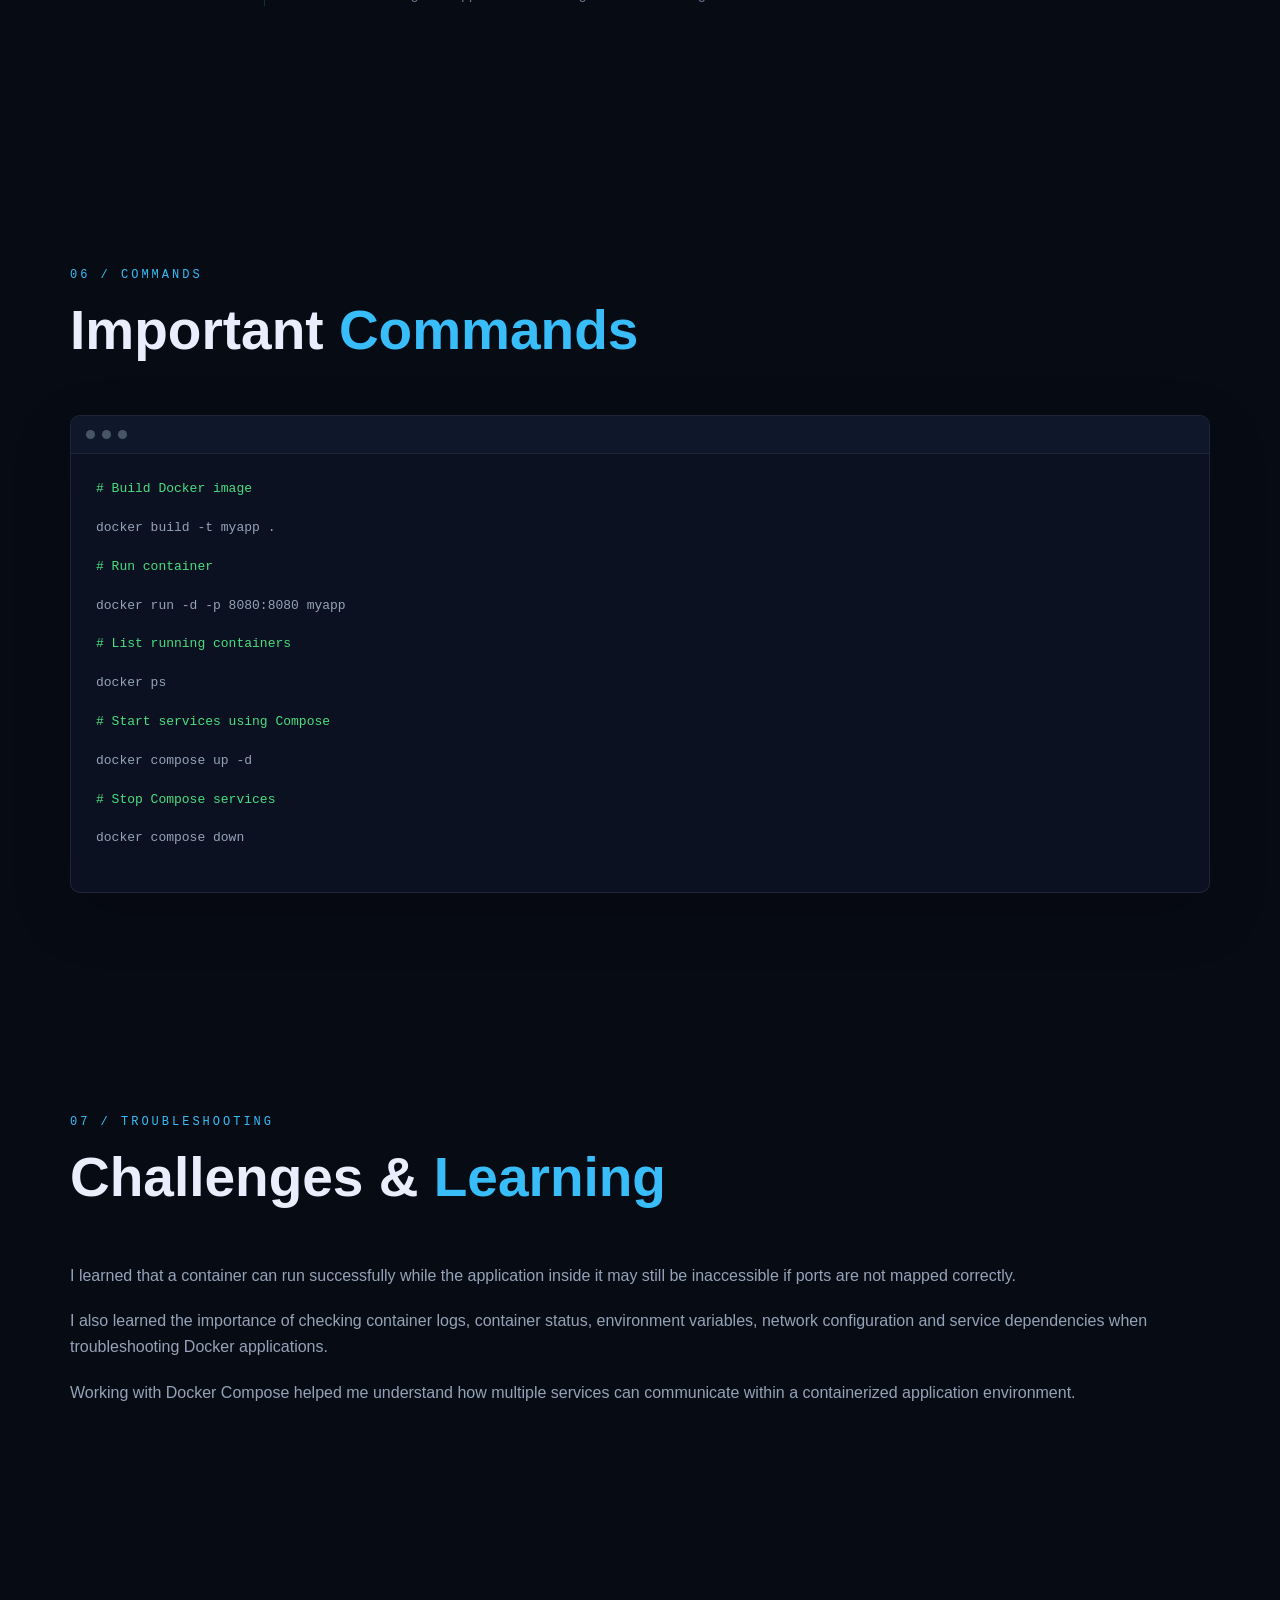
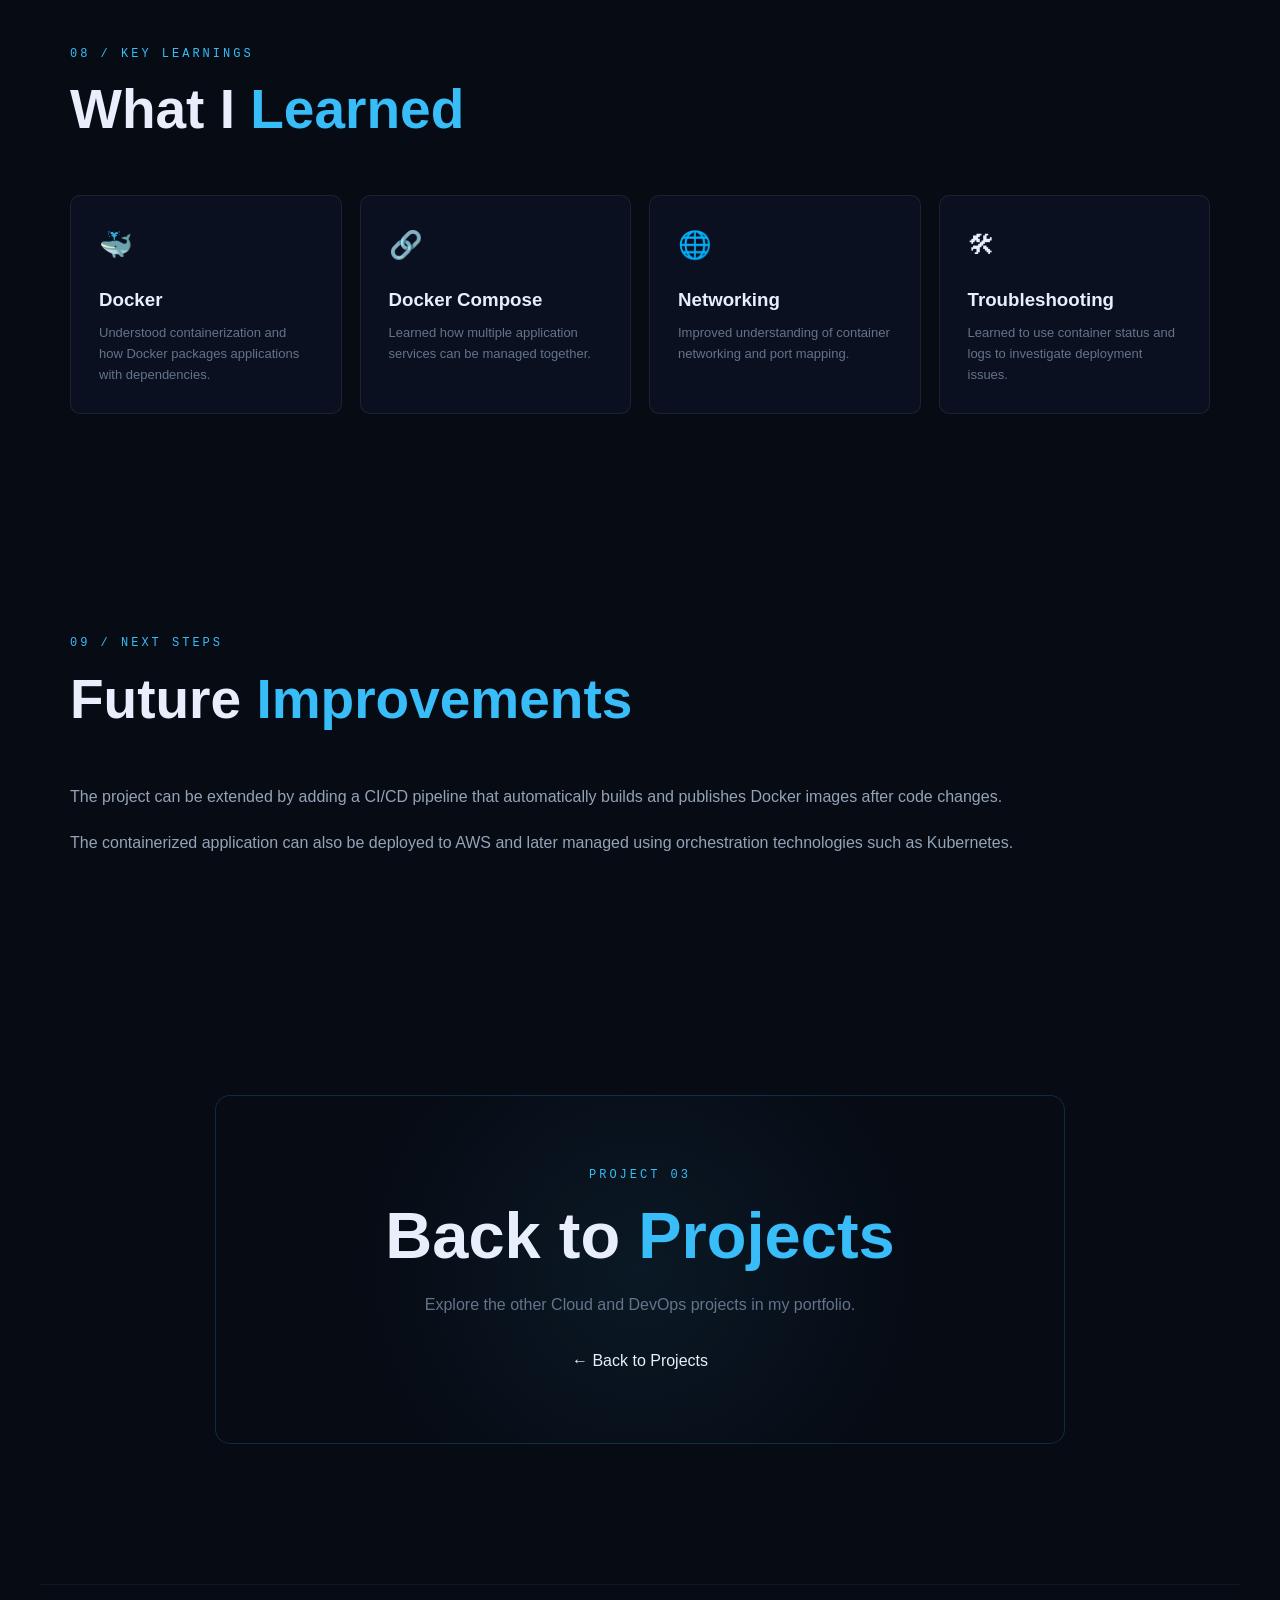
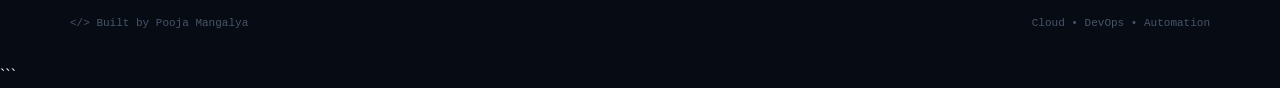
<file: project-docker.html>
```html
<!DOCTYPE html>
<html lang="en">

<head>
    <meta charset="UTF-8">
    <meta name="viewport" content="width=device-width, initial-scale=1.0">

    <title>Containerized Application | Pooja Mangalya</title>

    <meta name="description"
        content="Containerized Application project by Pooja Mangalya — Docker, Docker Compose and MongoDB.">

    <link rel="stylesheet" href="style.css">
</head>

<body>

    <!-- ================= NAVBAR ================= -->

    <header class="navbar">

        <div class="nav-container">

            <a href="index.html" class="logo">
                <span>&lt;</span>PM<span>/&gt;</span>
            </a>

            <nav id="navMenu">
                <a href="index.html#about">About</a>
                <a href="index.html#skills">Skills</a>
                <a href="index.html#projects">Projects</a>
                <a href="index.html#journey">Journey</a>
                <a href="index.html#internship">Internship</a>
                <a href="index.html#contact">Contact</a>
            </nav>

            <button class="menu-btn" id="menuBtn">☰</button>

        </div>

    </header>


    <!-- ================= CASE STUDY ================= -->

    <main class="case-study">

        <!-- HERO -->

        <section class="case-hero">

            <div class="case-hero-content">

                <p class="section-number">PROJECT 03 / CONTAINERS</p>

                <h1>
                    Containerized <span>Application</span>
                </h1>

                <p class="case-intro">
                    Containerized a multi-service application using Docker
                    and Docker Compose to create a consistent and
                    reproducible application environment.
                </p>

                <div class="hero-tags">
                    <span>Docker</span>
                    <span>Docker Compose</span>
                    <span>MongoDB</span>
                    <span>Linux</span>
                    <span>Containers</span>
                </div>

            </div>

        </section>


        <!-- ================= OVERVIEW ================= -->

        <section class="section">

            <div class="section-heading">

                <p class="section-number">01 / OVERVIEW</p>

                <h2>
                    Project <span>Overview</span>
                </h2>

            </div>

            <div class="about-grid">

                <div class="about-text">

                    <p>
                        This project focuses on using
                        <strong>Docker</strong> to package an application
                        and its dependencies into containers.
                    </p>

                    <p>
                        Docker Compose was used to define and manage
                        multiple services together, making it easier to
                        start and stop the application environment.
                    </p>

                    <p>
                        A database service using
                        <strong>MongoDB</strong> was included as part of
                        the multi-container environment.
                    </p>

                </div>


                <div class="about-terminal">

                    <div class="terminal-top">
                        <span></span>
                        <span></span>
                        <span></span>
                    </div>

                    <div class="terminal-body">

                        <p>
                            <span class="green">pooja@docker</span>:~$
                            docker ps
                        </p>

                        <p>
                            application<br>
                            mongodb
                        </p>

                        <p>
                            <span class="green">Containers:</span>
                            Running
                        </p>

                        <p>
                            <span class="green">pooja@docker</span>:~$
                            <span class="cursor">_</span>
                        </p>

                    </div>

                </div>

            </div>

        </section>


        <!-- ================= OBJECTIVE ================= -->

        <section class="section">

            <div class="section-heading">

                <p class="section-number">02 / OBJECTIVE</p>

                <h2>
                    What I <span>Wanted to Learn</span>
                </h2>

            </div>


            <div class="skills-grid">

                <div class="skill-card">

                    <div class="skill-icon">🐳</div>

                    <h3>Containerization</h3>

                    <p>
                        Package an application and its dependencies
                        into a portable container.
                    </p>

                </div>


                <div class="skill-card">

                    <div class="skill-icon">📦</div>

                    <h3>Docker Images</h3>

                    <p>
                        Understand how Docker images are created
                        and used to run containers.
                    </p>

                </div>


                <div class="skill-card">

                    <div class="skill-icon">🔗</div>

                    <h3>Multi-Container Setup</h3>

                    <p>
                        Run application and database services
                        together using Docker Compose.
                    </p>

                </div>


                <div class="skill-card">

                    <div class="skill-icon">⚙</div>

                    <h3>Deployment</h3>

                    <p>
                        Understand how containerized applications
                        can be deployed consistently.
                    </p>

                </div>

            </div>

        </section>


        <!-- ================= ARCHITECTURE ================= -->

        <section class="section">

            <div class="section-heading">

                <p class="section-number">03 / ARCHITECTURE</p>

                <h2>
                    Container <span>Architecture</span>
                </h2>

                <p>
                    Docker Compose manages the application and database
                    services as a single multi-container environment.
                </p>

            </div>


            <div class="architecture">

                <div class="architecture-node">

                    <strong>Docker Compose</strong>

                    <small>
                        Service Management
                    </small>

                </div>


                <div class="architecture-arrow">
                    →
                </div>


                <div class="architecture-node">

                    <strong>Application</strong>

                    <small>
                        App Container
                    </small>

                </div>


                <div class="architecture-arrow">
                    →
                </div>


                <div class="architecture-node">

                    <strong>MongoDB</strong>

                    <small>
                        Database Container
                    </small>

                </div>

            </div>


            <p class="architecture-note">
                Docker Compose → Application Container → MongoDB Container
            </p>

        </section>


        <!-- ================= DOCKER COMPONENTS ================= -->

        <section class="section">

            <div class="section-heading">

                <p class="section-number">04 / COMPONENTS</p>

                <h2>
                    Docker <span>Components</span>
                </h2>

            </div>


            <div class="skills-grid">

                <div class="skill-card">

                    <div class="skill-icon">📄</div>

                    <h3>Dockerfile</h3>

                    <p>
                        Defines the instructions required to build
                        the application image.
                    </p>

                </div>


                <div class="skill-card">

                    <div class="skill-icon">🖼</div>

                    <h3>Docker Image</h3>

                    <p>
                        Contains the application and its required
                        dependencies in a portable package.
                    </p>

                </div>


                <div class="skill-card">

                    <div class="skill-icon">🐳</div>

                    <h3>Docker Container</h3>

                    <p>
                        Runs an application from a Docker image
                        in an isolated environment.
                    </p>

                </div>


                <div class="skill-card">

                    <div class="skill-icon">🔗</div>

                    <h3>Docker Compose</h3>

                    <p>
                        Defines and manages multiple containers
                        as a single application stack.
                    </p>

                </div>

            </div>

        </section>


        <!-- ================= WORKFLOW ================= -->

        <section class="section">

            <div class="section-heading">

                <p class="section-number">05 / WORKFLOW</p>

                <h2>
                    Docker <span>Workflow</span>
                </h2>

            </div>


            <div class="journey">

                <div class="journey-line"></div>


                <div class="journey-item">

                    <div class="journey-dot">
                        01
                    </div>

                    <div>

                        <h3>Create Dockerfile</h3>

                        <p>
                            Define the base image, application files,
                            dependencies and startup command.
                        </p>

                    </div>

                </div>


                <div class="journey-item">

                    <div class="journey-dot">
                        02
                    </div>

                    <div>

                        <h3>Build Image</h3>

                        <p>
                            Build a Docker image containing the
                            application and its dependencies.
                        </p>

                    </div>

                </div>


                <div class="journey-item">

                    <div class="journey-dot">
                        03
                    </div>

                    <div>

                        <h3>Run Containers</h3>

                        <p>
                            Start the application inside an isolated
                            Docker container.
                        </p>

                    </div>

                </div>


                <div class="journey-item">

                    <div class="journey-dot">
                        04
                    </div>

                    <div>

                        <h3>Docker Compose</h3>

                        <p>
                            Start and manage the application and
                            MongoDB containers together.
                        </p>

                    </div>

                </div>

            </div>

        </section>


        <!-- ================= COMMANDS ================= -->

        <section class="section">

            <div class="section-heading">

                <p class="section-number">06 / COMMANDS</p>

                <h2>
                    Important <span>Commands</span>
                </h2>

            </div>


            <div class="about-terminal">

                <div class="terminal-top">

                    <span></span>
                    <span></span>
                    <span></span>

                </div>


                <div class="terminal-body">

                    <p>
                        <span class="green">
                            # Build Docker image
                        </span>
                    </p>

                    <p>
                        docker build -t myapp .
                    </p>


                    <p>
                        <span class="green">
                            # Run container
                        </span>
                    </p>

                    <p>
                        docker run -d -p 8080:8080 myapp
                    </p>


                    <p>
                        <span class="green">
                            # List running containers
                        </span>
                    </p>

                    <p>
                        docker ps
                    </p>


                    <p>
                        <span class="green">
                            # Start services using Compose
                        </span>
                    </p>

                    <p>
                        docker compose up -d
                    </p>


                    <p>
                        <span class="green">
                            # Stop Compose services
                        </span>
                    </p>

                    <p>
                        docker compose down
                    </p>

                </div>

            </div>

        </section>


        <!-- ================= TROUBLESHOOTING ================= -->

        <section class="section">

            <div class="section-heading">

                <p class="section-number">07 / TROUBLESHOOTING</p>

                <h2>
                    Challenges & <span>Learning</span>
                </h2>

            </div>


            <div class="about-text">

                <p>
                    I learned that a container can run successfully
                    while the application inside it may still be
                    inaccessible if ports are not mapped correctly.
                </p>

                <p>
                    I also learned the importance of checking container
                    logs, container status, environment variables,
                    network configuration and service dependencies
                    when troubleshooting Docker applications.
                </p>

                <p>
                    Working with Docker Compose helped me understand
                    how multiple services can communicate within
                    a containerized application environment.
                </p>

            </div>

        </section>


        <!-- ================= KEY LEARNINGS ================= -->

        <section class="section">

            <div class="section-heading">

                <p class="section-number">08 / KEY LEARNINGS</p>

                <h2>
                    What I <span>Learned</span>
                </h2>

            </div>


            <div class="skills-grid">

                <div class="skill-card">

                    <div class="skill-icon">🐳</div>

                    <h3>Docker</h3>

                    <p>
                        Understood containerization and how Docker
                        packages applications with dependencies.
                    </p>

                </div>


                <div class="skill-card">

                    <div class="skill-icon">🔗</div>

                    <h3>Docker Compose</h3>

                    <p>
                        Learned how multiple application services
                        can be managed together.
                    </p>

                </div>


                <div class="skill-card">

                    <div class="skill-icon">🌐</div>

                    <h3>Networking</h3>

                    <p>
                        Improved understanding of container
                        networking and port mapping.
                    </p>

                </div>


                <div class="skill-card">

                    <div class="skill-icon">🛠</div>

                    <h3>Troubleshooting</h3>

                    <p>
                        Learned to use container status and logs
                        to investigate deployment issues.
                    </p>

                </div>

            </div>

        </section>


        <!-- ================= FUTURE ================= -->

        <section class="section">

            <div class="section-heading">

                <p class="section-number">09 / NEXT STEPS</p>

                <h2>
                    Future <span>Improvements</span>
                </h2>

            </div>


            <div class="about-text">

                <p>
                    The project can be extended by adding a CI/CD
                    pipeline that automatically builds and publishes
                    Docker images after code changes.
                </p>

                <p>
                    The containerized application can also be deployed
                    to AWS and later managed using orchestration
                    technologies such as Kubernetes.
                </p>

            </div>

        </section>


        <!-- ================= BACK ================= -->

        <section class="section contact-section">

            <div class="contact-box">

                <p class="section-number">
                    PROJECT 03
                </p>

                <h2>
                    Back to <span>Projects</span>
                </h2>

                <p>
                    Explore the other Cloud and DevOps projects
                    in my portfolio.
                </p>

                <a href="index.html#projects" class="back-link"">
                    ← Back to Projects
                </a>

            </div>

        </section>

    </main>


    <!-- ================= FOOTER ================= -->

    <footer>

        <p>
            &lt;/&gt; Built by Pooja Mangalya
        </p>

        <p>
            Cloud • DevOps • Automation
        </p>

    </footer>


    <script src="script.js"></script>

</body>

</html>
```
</file>
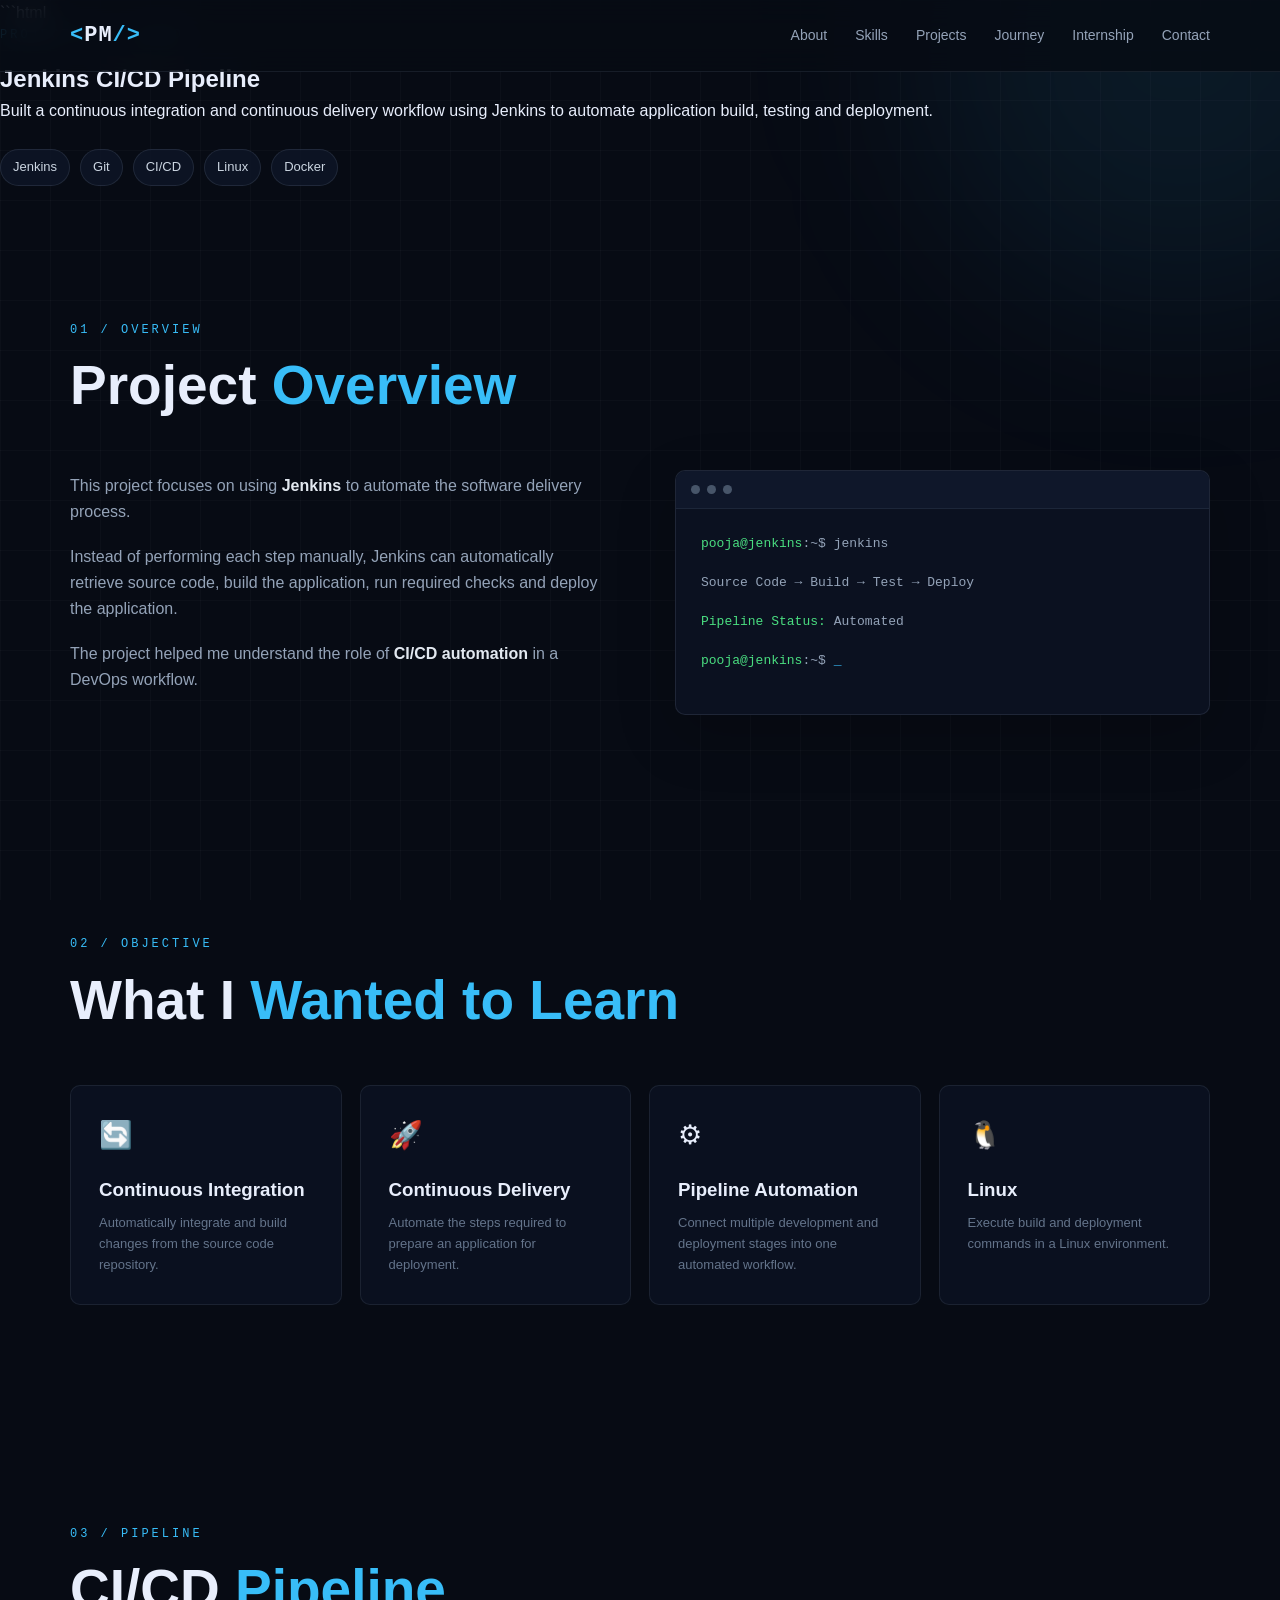
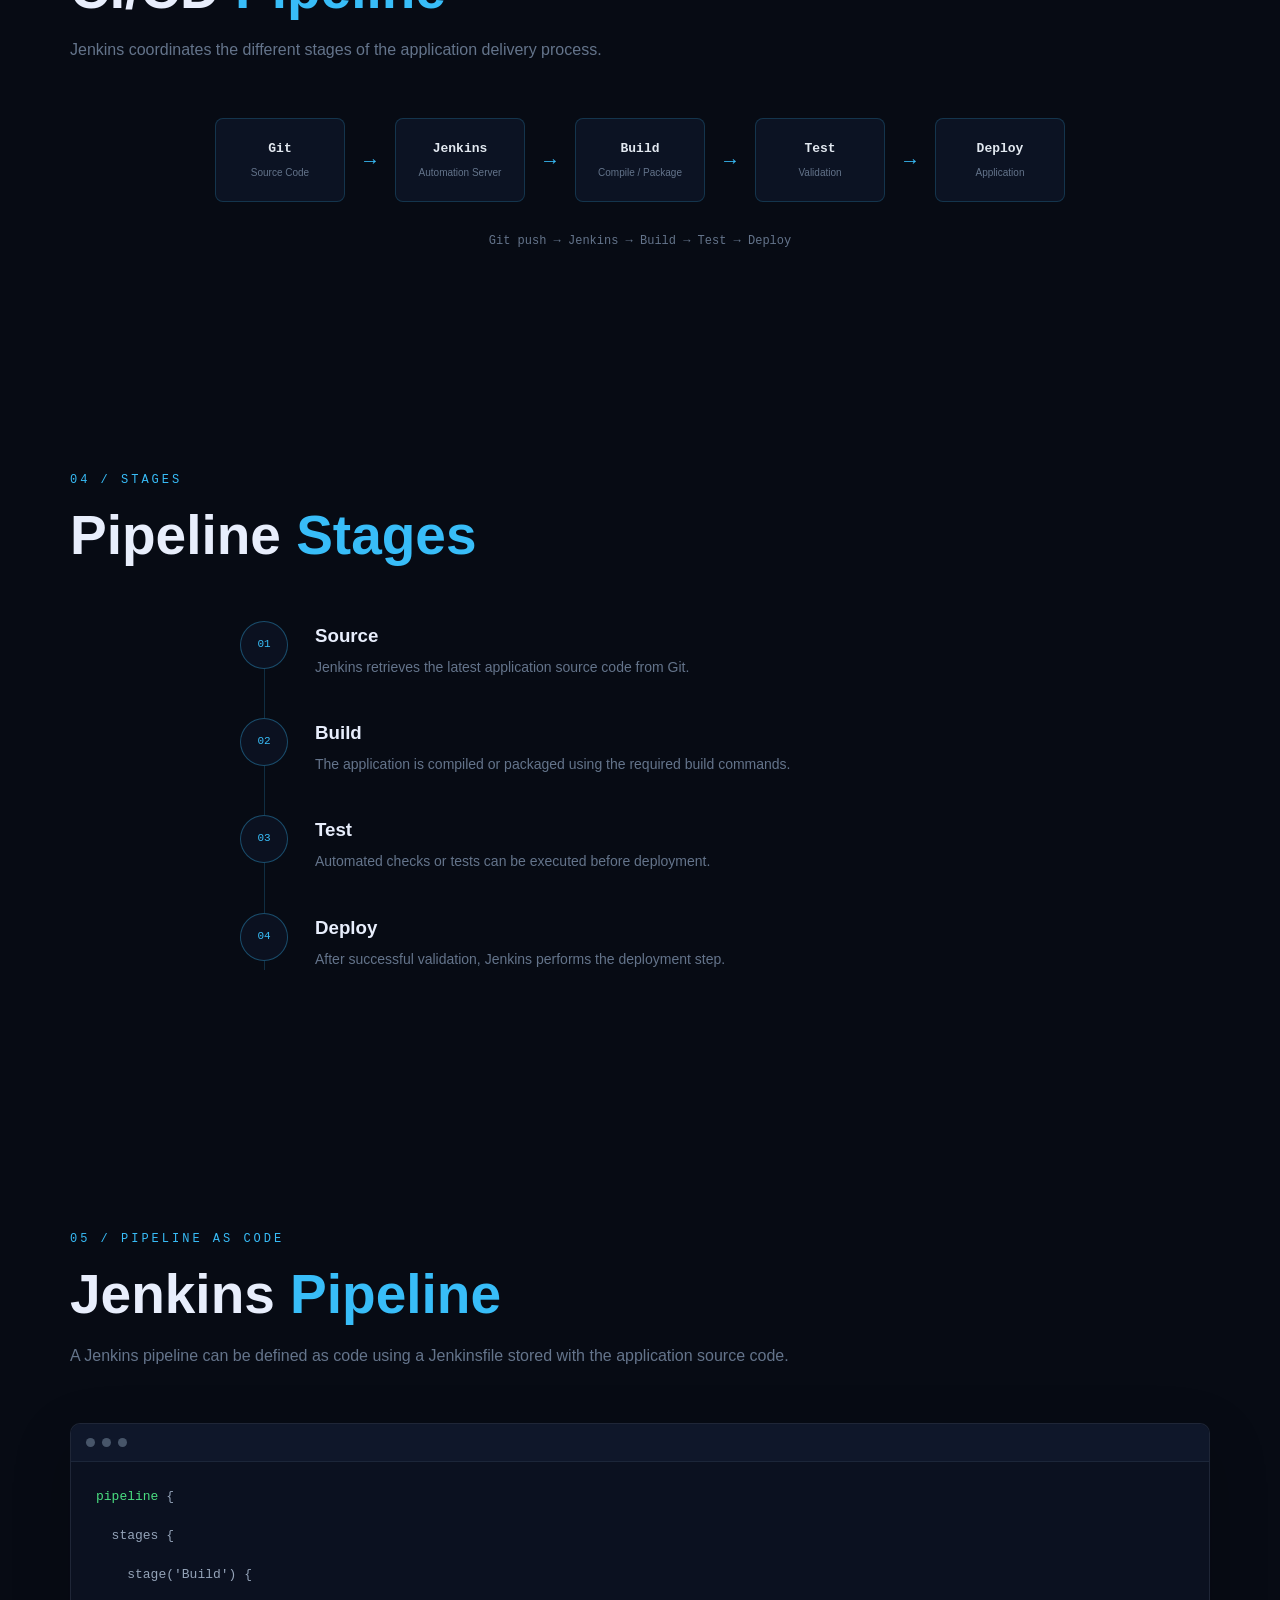
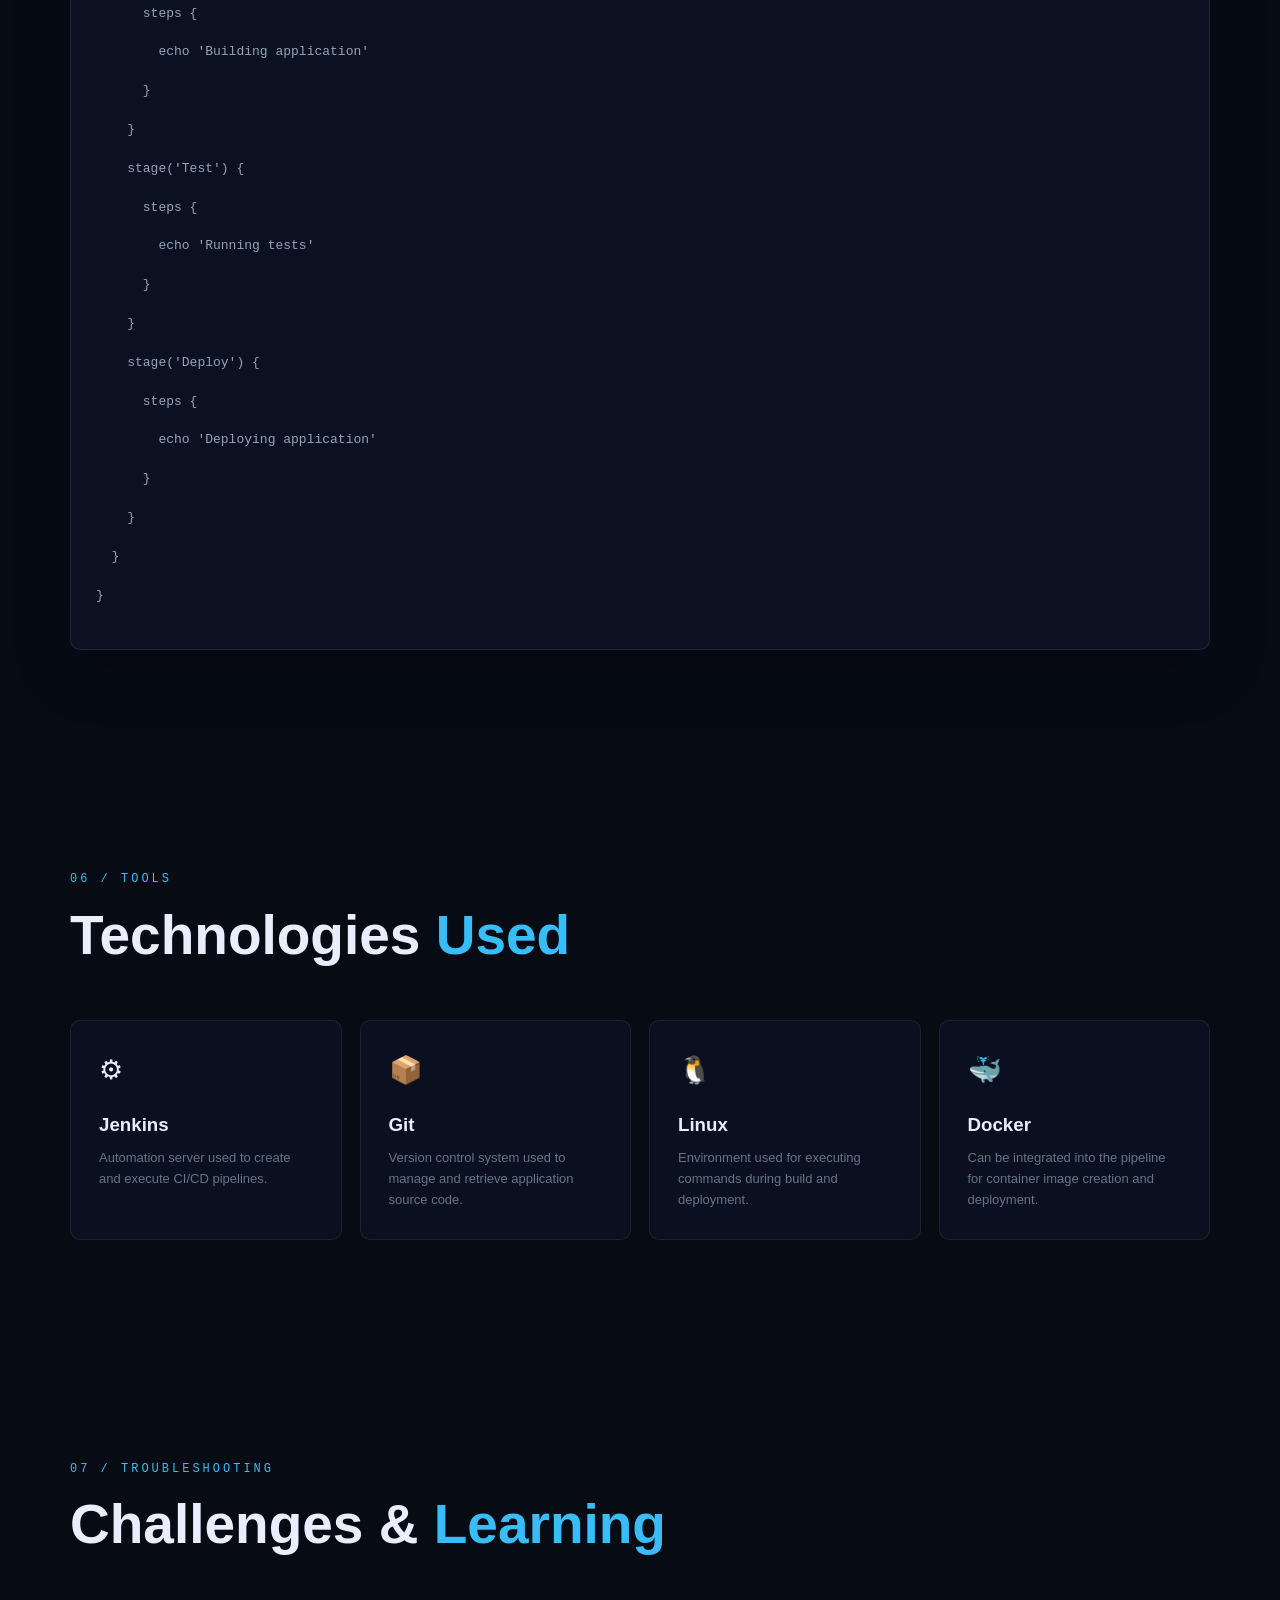
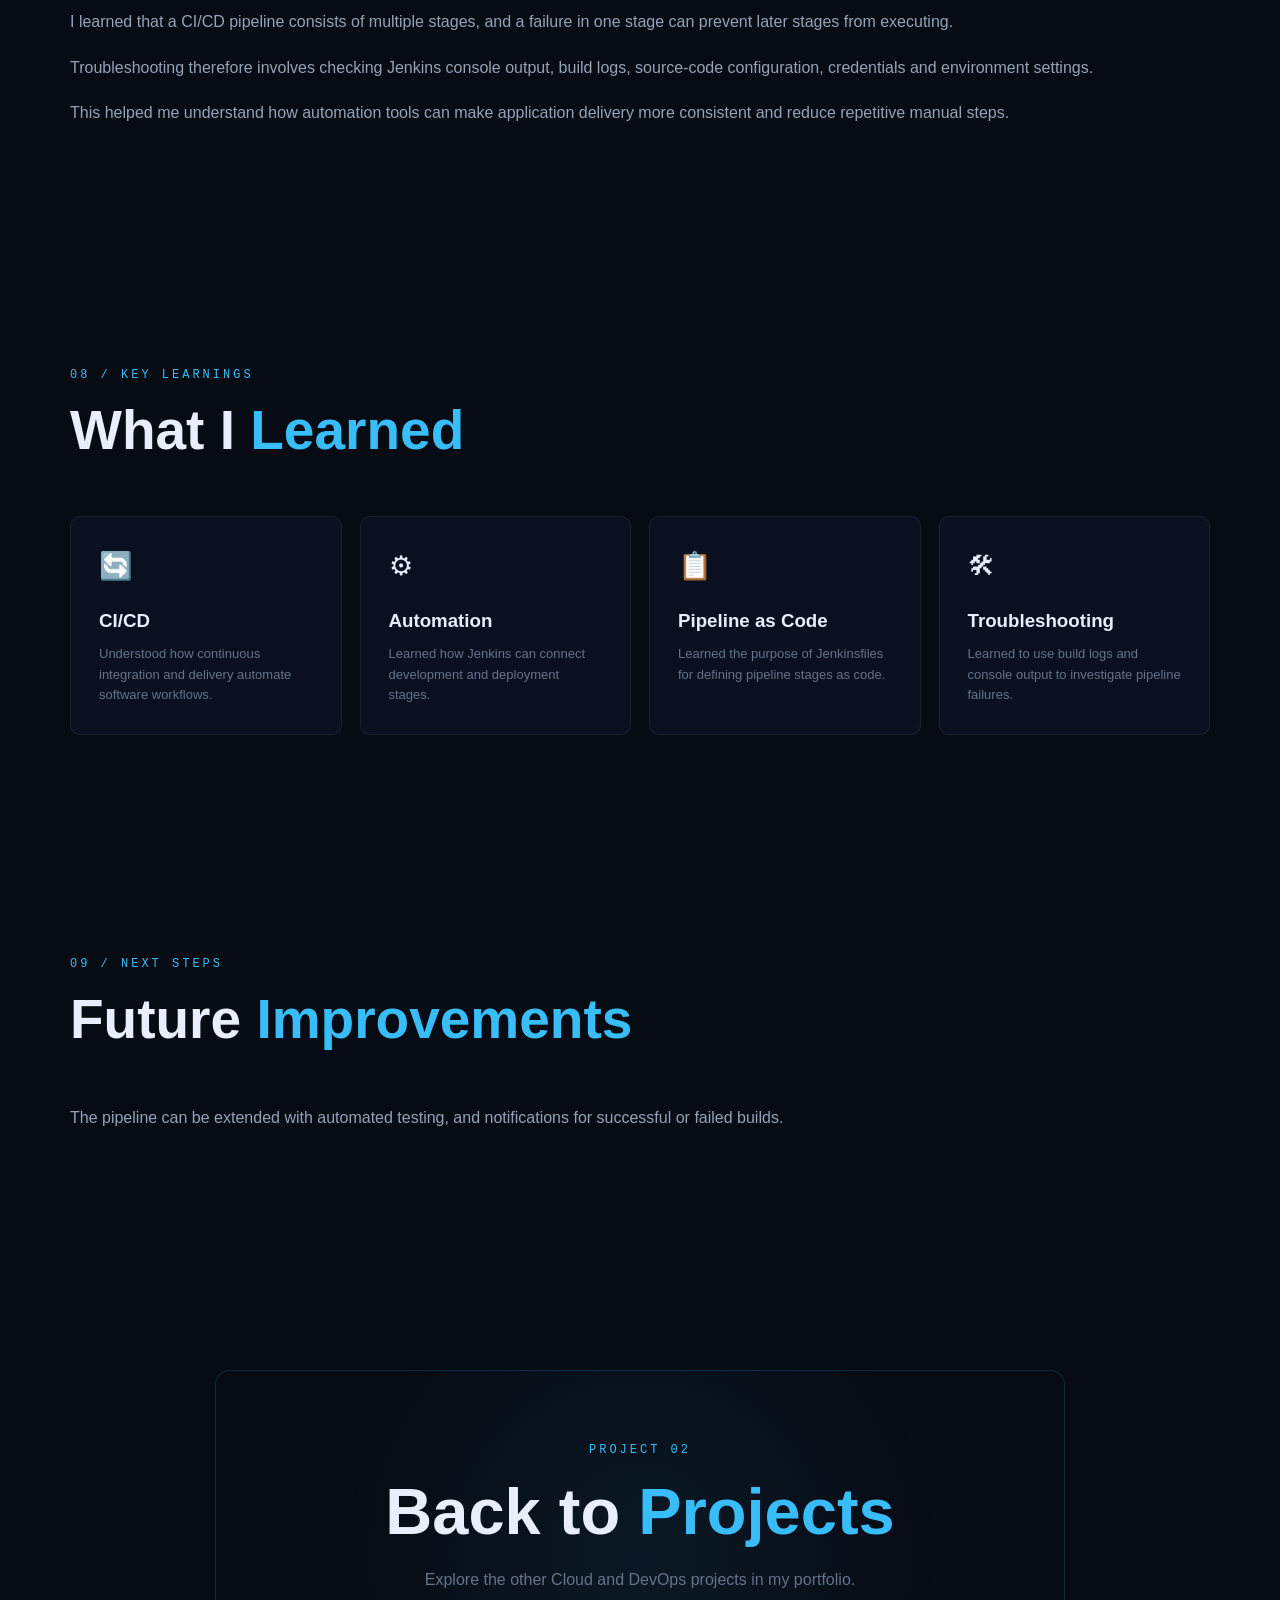
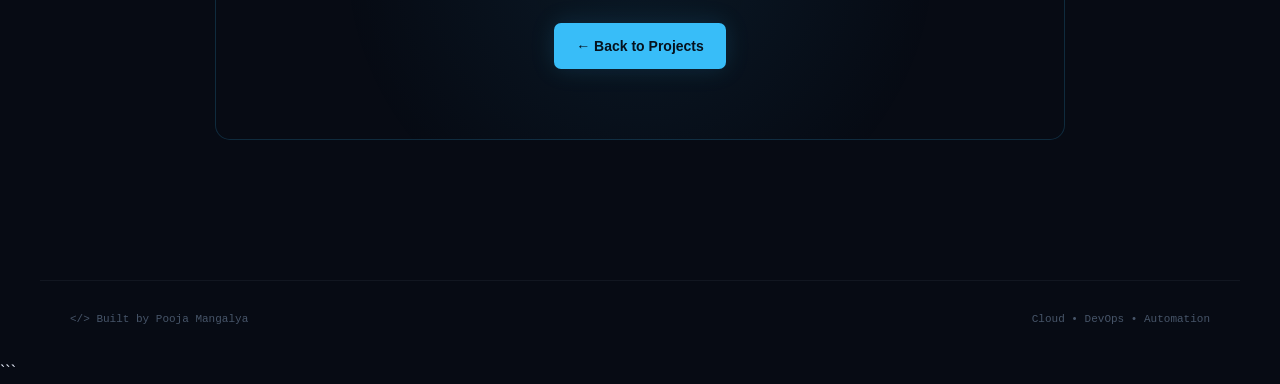
<file: project-jenkins.html>
```html
<!DOCTYPE html>
<html lang="en">

<head>
    <meta charset="UTF-8">
    <meta name="viewport" content="width=device-width, initial-scale=1.0">

    <title>Jenkins CI/CD Pipeline | Pooja Mangalya</title>

    <meta name="description"
        content="Jenkins CI/CD Pipeline project by Pooja Mangalya — automation, continuous integration and deployment.">

    <link rel="stylesheet" href="style.css">
</head>

<body>

    <!-- ================= NAVBAR ================= -->

    <header class="navbar">

        <div class="nav-container">

            <a href="index.html" class="logo">
                <span>&lt;</span>PM<span>/&gt;</span>
            </a>

            <nav id="navMenu">
                <a href="index.html#about">About</a>
                <a href="index.html#skills">Skills</a>
                <a href="index.html#projects">Projects</a>
                <a href="index.html#journey">Journey</a>
                <a href="index.html#internship">Internship</a>
                <a href="index.html#contact">Contact</a>
            </nav>

            <button class="menu-btn" id="menuBtn">☰</button>

        </div>

    </header>


    <!-- ================= CASE STUDY ================= -->

    <main class="case-study">

        <!-- HERO -->

        <section class="case-hero">

            <div class="case-hero-content">

                <p class="section-number">PROJECT 02 / CI/CD</p>

                <h1>
                    Jenkins <span>CI/CD Pipeline</span>
                </h1>

                <p class="case-intro">
                    Built a continuous integration and continuous delivery
                    workflow using Jenkins to automate application build,
                    testing and deployment.
                </p>

                <div class="hero-tags">
                    <span>Jenkins</span>
                    <span>Git</span>
                    <span>CI/CD</span>
                    <span>Linux</span>
                    <span>Docker</span>
                </div>

            </div>

        </section>


        <!-- ================= OVERVIEW ================= -->

        <section class="section">

            <div class="section-heading">

                <p class="section-number">01 / OVERVIEW</p>

                <h2>
                    Project <span>Overview</span>
                </h2>

            </div>

            <div class="about-grid">

                <div class="about-text">

                    <p>
                        This project focuses on using
                        <strong>Jenkins</strong> to automate the
                        software delivery process.
                    </p>

                    <p>
                        Instead of performing each step manually,
                        Jenkins can automatically retrieve source code,
                        build the application, run required checks and
                        deploy the application.
                    </p>

                    <p>
                        The project helped me understand the role of
                        <strong>CI/CD automation</strong> in a DevOps
                        workflow.
                    </p>

                </div>

                <div class="about-terminal">

                    <div class="terminal-top">
                        <span></span>
                        <span></span>
                        <span></span>
                    </div>

                    <div class="terminal-body">

                        <p>
                            <span class="green">pooja@jenkins</span>:~$
                            jenkins
                        </p>

                        <p>
                            Source Code → Build → Test → Deploy
                        </p>

                        <p>
                            <span class="green">Pipeline Status:</span>
                            Automated
                        </p>

                        <p>
                            <span class="green">pooja@jenkins</span>:~$
                            <span class="cursor">_</span>
                        </p>

                    </div>

                </div>

            </div>

        </section>


        <!-- ================= OBJECTIVE ================= -->

        <section class="section">

            <div class="section-heading">

                <p class="section-number">02 / OBJECTIVE</p>

                <h2>
                    What I <span>Wanted to Learn</span>
                </h2>

            </div>

            <div class="skills-grid">

                <div class="skill-card">

                    <div class="skill-icon">🔄</div>

                    <h3>Continuous Integration</h3>

                    <p>
                        Automatically integrate and build changes
                        from the source code repository.
                    </p>

                </div>


                <div class="skill-card">

                    <div class="skill-icon">🚀</div>

                    <h3>Continuous Delivery</h3>

                    <p>
                        Automate the steps required to prepare
                        an application for deployment.
                    </p>

                </div>


                <div class="skill-card">

                    <div class="skill-icon">⚙</div>

                    <h3>Pipeline Automation</h3>

                    <p>
                        Connect multiple development and deployment
                        stages into one automated workflow.
                    </p>

                </div>


                <div class="skill-card">

                    <div class="skill-icon">🐧</div>

                    <h3>Linux</h3>

                    <p>
                        Execute build and deployment commands
                        in a Linux environment.
                    </p>

                </div>

            </div>

        </section>


        <!-- ================= ARCHITECTURE ================= -->

        <section class="section">

            <div class="section-heading">

                <p class="section-number">03 / PIPELINE</p>

                <h2>
                    CI/CD <span>Pipeline</span>
                </h2>

                <p>
                    Jenkins coordinates the different stages of the
                    application delivery process.
                </p>

            </div>


            <div class="architecture">

                <div class="architecture-node">

                    <strong>Git</strong>

                    <small>
                        Source Code
                    </small>

                </div>


                <div class="architecture-arrow">
                    →
                </div>


                <div class="architecture-node">

                    <strong>Jenkins</strong>

                    <small>
                        Automation Server
                    </small>

                </div>


                <div class="architecture-arrow">
                    →
                </div>


                <div class="architecture-node">

                    <strong>Build</strong>

                    <small>
                        Compile / Package
                    </small>

                </div>


                <div class="architecture-arrow">
                    →
                </div>


                <div class="architecture-node">

                    <strong>Test</strong>

                    <small>
                        Validation
                    </small>

                </div>


                <div class="architecture-arrow">
                    →
                </div>


                <div class="architecture-node">

                    <strong>Deploy</strong>

                    <small>
                        Application
                    </small>

                </div>

            </div>


            <p class="architecture-note">

                Git push → Jenkins → Build → Test → Deploy

            </p>

        </section>


        <!-- ================= PIPELINE STAGES ================= -->

        <section class="section">

            <div class="section-heading">

                <p class="section-number">04 / STAGES</p>

                <h2>
                    Pipeline <span>Stages</span>
                </h2>

            </div>


            <div class="journey">

                <div class="journey-line"></div>


                <div class="journey-item">

                    <div class="journey-dot">
                        01
                    </div>

                    <div>

                        <h3>Source</h3>

                        <p>
                            Jenkins retrieves the latest application
                            source code from Git.
                        </p>

                    </div>

                </div>


                <div class="journey-item">

                    <div class="journey-dot">
                        02
                    </div>

                    <div>

                        <h3>Build</h3>

                        <p>
                            The application is compiled or packaged
                            using the required build commands.
                        </p>

                    </div>

                </div>


                <div class="journey-item">

                    <div class="journey-dot">
                        03
                    </div>

                    <div>

                        <h3>Test</h3>

                        <p>
                            Automated checks or tests can be executed
                            before deployment.
                        </p>

                    </div>

                </div>


                <div class="journey-item">

                    <div class="journey-dot">
                        04
                    </div>

                    <div>

                        <h3>Deploy</h3>

                        <p>
                            After successful validation, Jenkins
                            performs the deployment step.
                        </p>

                    </div>

                </div>

            </div>

        </section>


        <!-- ================= JENKINSFILE ================= -->

        <section class="section">

            <div class="section-heading">

                <p class="section-number">05 / PIPELINE AS CODE</p>

                <h2>
                    Jenkins <span>Pipeline</span>
                </h2>

                <p>
                    A Jenkins pipeline can be defined as code using
                    a Jenkinsfile stored with the application source code.
                </p>

            </div>


            <div class="about-terminal">

                <div class="terminal-top">

                    <span></span>
                    <span></span>
                    <span></span>

                </div>


                <div class="terminal-body">

                    <p>
                        <span class="green">
                            pipeline
                        </span>
                        {
                    </p>

                    <p>
                        &nbsp;&nbsp;stages {
                    </p>

                    <p>
                        &nbsp;&nbsp;&nbsp;&nbsp;stage('Build') {
                    </p>

                    <p>
                        &nbsp;&nbsp;&nbsp;&nbsp;&nbsp;&nbsp;steps {
                    </p>

                    <p>
                        &nbsp;&nbsp;&nbsp;&nbsp;&nbsp;&nbsp;&nbsp;&nbsp;echo 'Building application'
                    </p>

                    <p>
                        &nbsp;&nbsp;&nbsp;&nbsp;&nbsp;&nbsp;}
                    </p>

                    <p>
                        &nbsp;&nbsp;&nbsp;&nbsp;}
                    </p>

                    <p>
                        &nbsp;&nbsp;&nbsp;&nbsp;stage('Test') {
                    </p>

                    <p>
                        &nbsp;&nbsp;&nbsp;&nbsp;&nbsp;&nbsp;steps {
                    </p>

                    <p>
                        &nbsp;&nbsp;&nbsp;&nbsp;&nbsp;&nbsp;&nbsp;&nbsp;echo 'Running tests'
                    </p>

                    <p>
                        &nbsp;&nbsp;&nbsp;&nbsp;&nbsp;&nbsp;}
                    </p>

                    <p>
                        &nbsp;&nbsp;&nbsp;&nbsp;}
                    </p>

                    <p>
                        &nbsp;&nbsp;&nbsp;&nbsp;stage('Deploy') {
                    </p>

                    <p>
                        &nbsp;&nbsp;&nbsp;&nbsp;&nbsp;&nbsp;steps {
                    </p>

                    <p>
                        &nbsp;&nbsp;&nbsp;&nbsp;&nbsp;&nbsp;&nbsp;&nbsp;echo 'Deploying application'
                    </p>

                    <p>
                        &nbsp;&nbsp;&nbsp;&nbsp;&nbsp;&nbsp;}
                    </p>

                    <p>
                        &nbsp;&nbsp;&nbsp;&nbsp;}
                    </p>

                    <p>
                        &nbsp;&nbsp;}
                    </p>

                    <p>
                        }
                    </p>

                </div>

            </div>

        </section>


        <!-- ================= TOOLS ================= -->

        <section class="section">

            <div class="section-heading">

                <p class="section-number">06 / TOOLS</p>

                <h2>
                    Technologies <span>Used</span>
                </h2>

            </div>


            <div class="skills-grid">

                <div class="skill-card">

                    <div class="skill-icon">⚙</div>

                    <h3>Jenkins</h3>

                    <p>
                        Automation server used to create and
                        execute CI/CD pipelines.
                    </p>

                </div>


                <div class="skill-card">

                    <div class="skill-icon">📦</div>

                    <h3>Git</h3>

                    <p>
                        Version control system used to manage
                        and retrieve application source code.
                    </p>

                </div>


                <div class="skill-card">

                    <div class="skill-icon">🐧</div>

                    <h3>Linux</h3>

                    <p>
                        Environment used for executing commands
                        during build and deployment.
                    </p>

                </div>


                <div class="skill-card">

                    <div class="skill-icon">🐳</div>

                    <h3>Docker</h3>

                    <p>
                        Can be integrated into the pipeline for
                        container image creation and deployment.
                    </p>

                </div>

            </div>

        </section>


        <!-- ================= TROUBLESHOOTING ================= -->

        <section class="section">

            <div class="section-heading">

                <p class="section-number">07 / TROUBLESHOOTING</p>

                <h2>
                    Challenges & <span>Learning</span>
                </h2>

            </div>


            <div class="about-text">

                <p>
                    I learned that a CI/CD pipeline consists of multiple
                    stages, and a failure in one stage can prevent later
                    stages from executing.
                </p>

                <p>
                    Troubleshooting therefore involves checking Jenkins
                    console output, build logs, source-code configuration,
                    credentials and environment settings.
                </p>

                <p>
                    This helped me understand how automation tools can
                    make application delivery more consistent and
                    reduce repetitive manual steps.
                </p>

            </div>

        </section>


        <!-- ================= KEY LEARNINGS ================= -->

        <section class="section">

            <div class="section-heading">

                <p class="section-number">08 / KEY LEARNINGS</p>

                <h2>
                    What I <span>Learned</span>
                </h2>

            </div>


            <div class="skills-grid">

                <div class="skill-card">

                    <div class="skill-icon">🔄</div>

                    <h3>CI/CD</h3>

                    <p>
                        Understood how continuous integration and
                        delivery automate software workflows.
                    </p>

                </div>


                <div class="skill-card">

                    <div class="skill-icon">⚙</div>

                    <h3>Automation</h3>

                    <p>
                        Learned how Jenkins can connect development
                        and deployment stages.
                    </p>

                </div>


                <div class="skill-card">

                    <div class="skill-icon">📋</div>

                    <h3>Pipeline as Code</h3>

                    <p>
                        Learned the purpose of Jenkinsfiles for
                        defining pipeline stages as code.
                    </p>

                </div>


                <div class="skill-card">

                    <div class="skill-icon">🛠</div>

                    <h3>Troubleshooting</h3>

                    <p>
                        Learned to use build logs and console output
                        to investigate pipeline failures.
                    </p>

                </div>

            </div>

        </section>


        <!-- ================= FUTURE ================= -->

        <section class="section">

            <div class="section-heading">

                <p class="section-number">09 / NEXT STEPS</p>

                <h2>
                    Future <span>Improvements</span>
                </h2>

            </div>


            <div class="about-text">

                <p>
                    The pipeline can be extended with automated testing,
                    and
                    notifications for successful or failed builds.
                </p>

                

            </div>

        </section>


        <!-- ================= BACK ================= -->

        <section class="section contact-section">

            <div class="contact-box">

                <p class="section-number">
                    PROJECT 02
                </p>

                <h2>
                    Back to <span>Projects</span>
                </h2>

                <p>
                    Explore the other Cloud and DevOps projects
                    in my portfolio.
                </p>

                <a href="index.html#projects" class="btn primary-btn">
                    ← Back to Projects
                </a>

            </div>

        </section>

    </main>


    <!-- ================= FOOTER ================= -->

    <footer>

        <p>
            &lt;/&gt; Built by Pooja Mangalya
        </p>

        <p>
            Cloud • DevOps • Automation
        </p>

    </footer>


    <script src="script.js"></script>

</body>

</html>
```
</file>
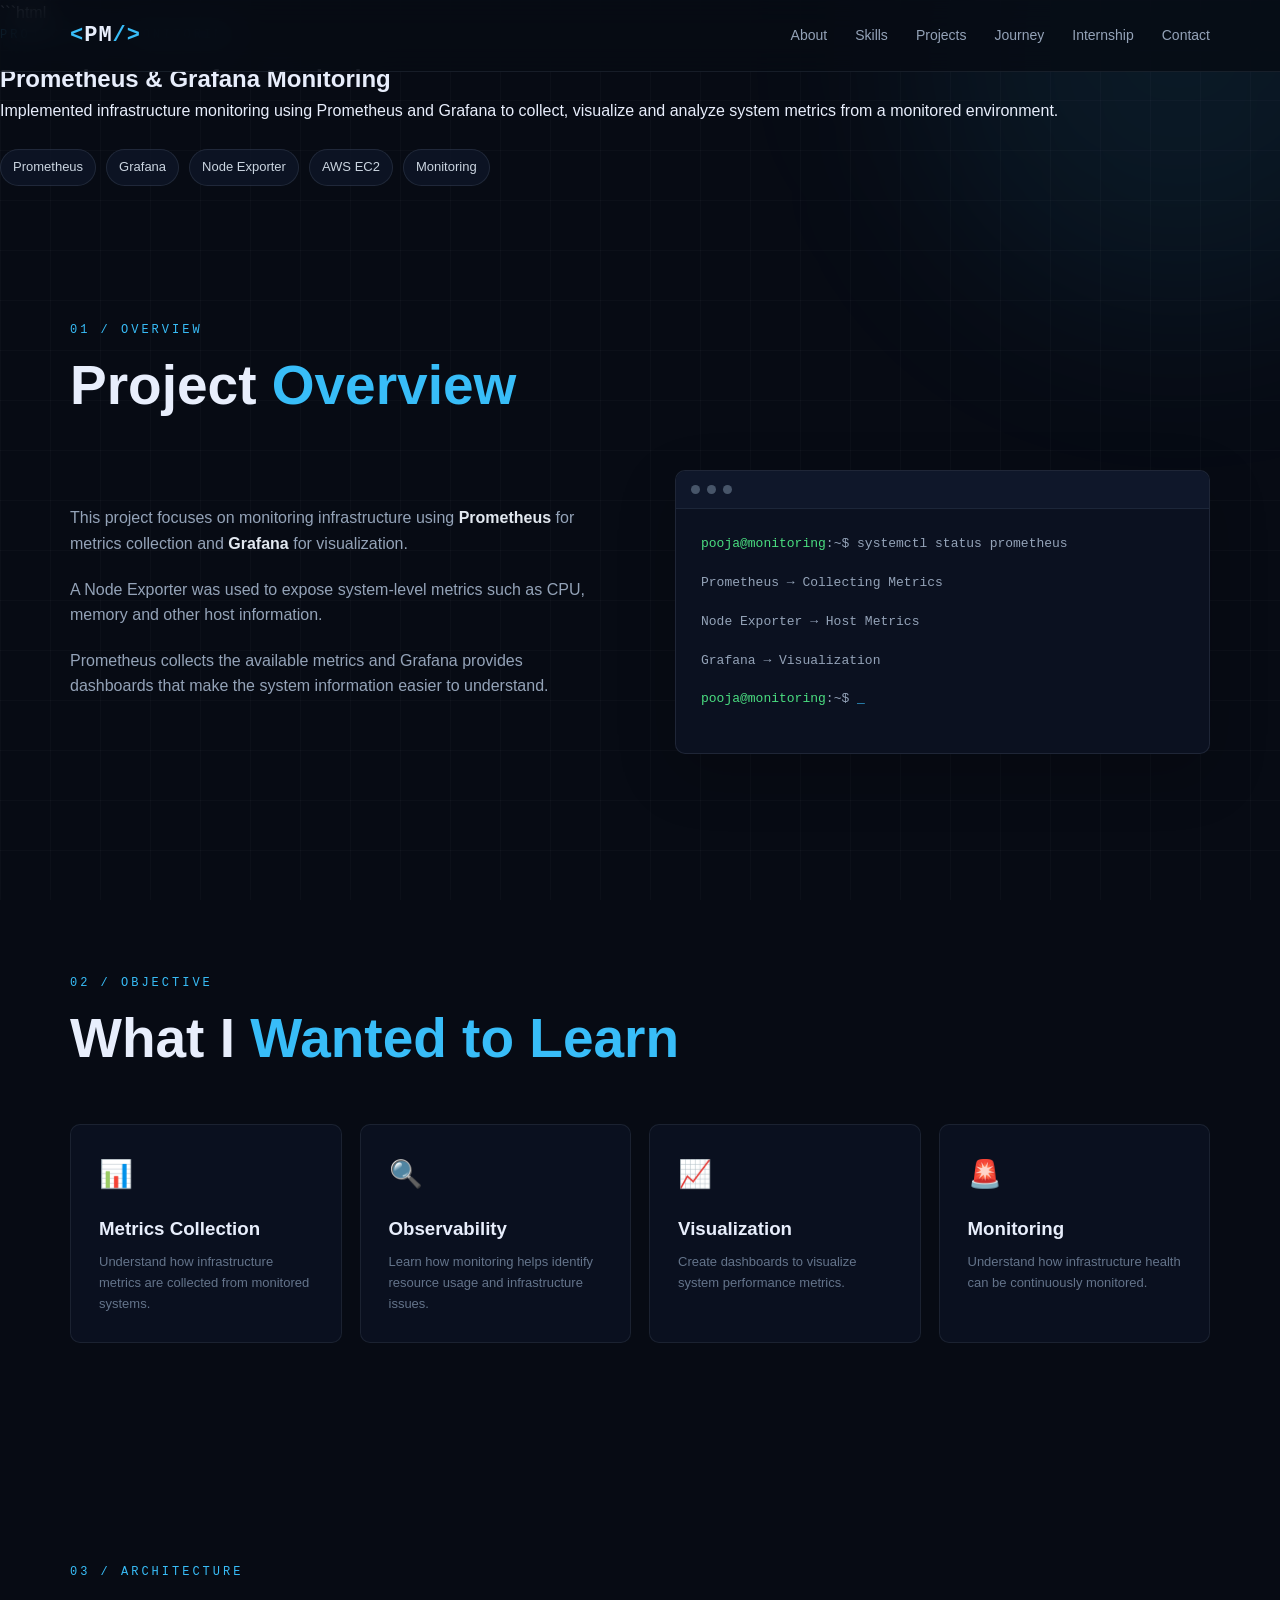
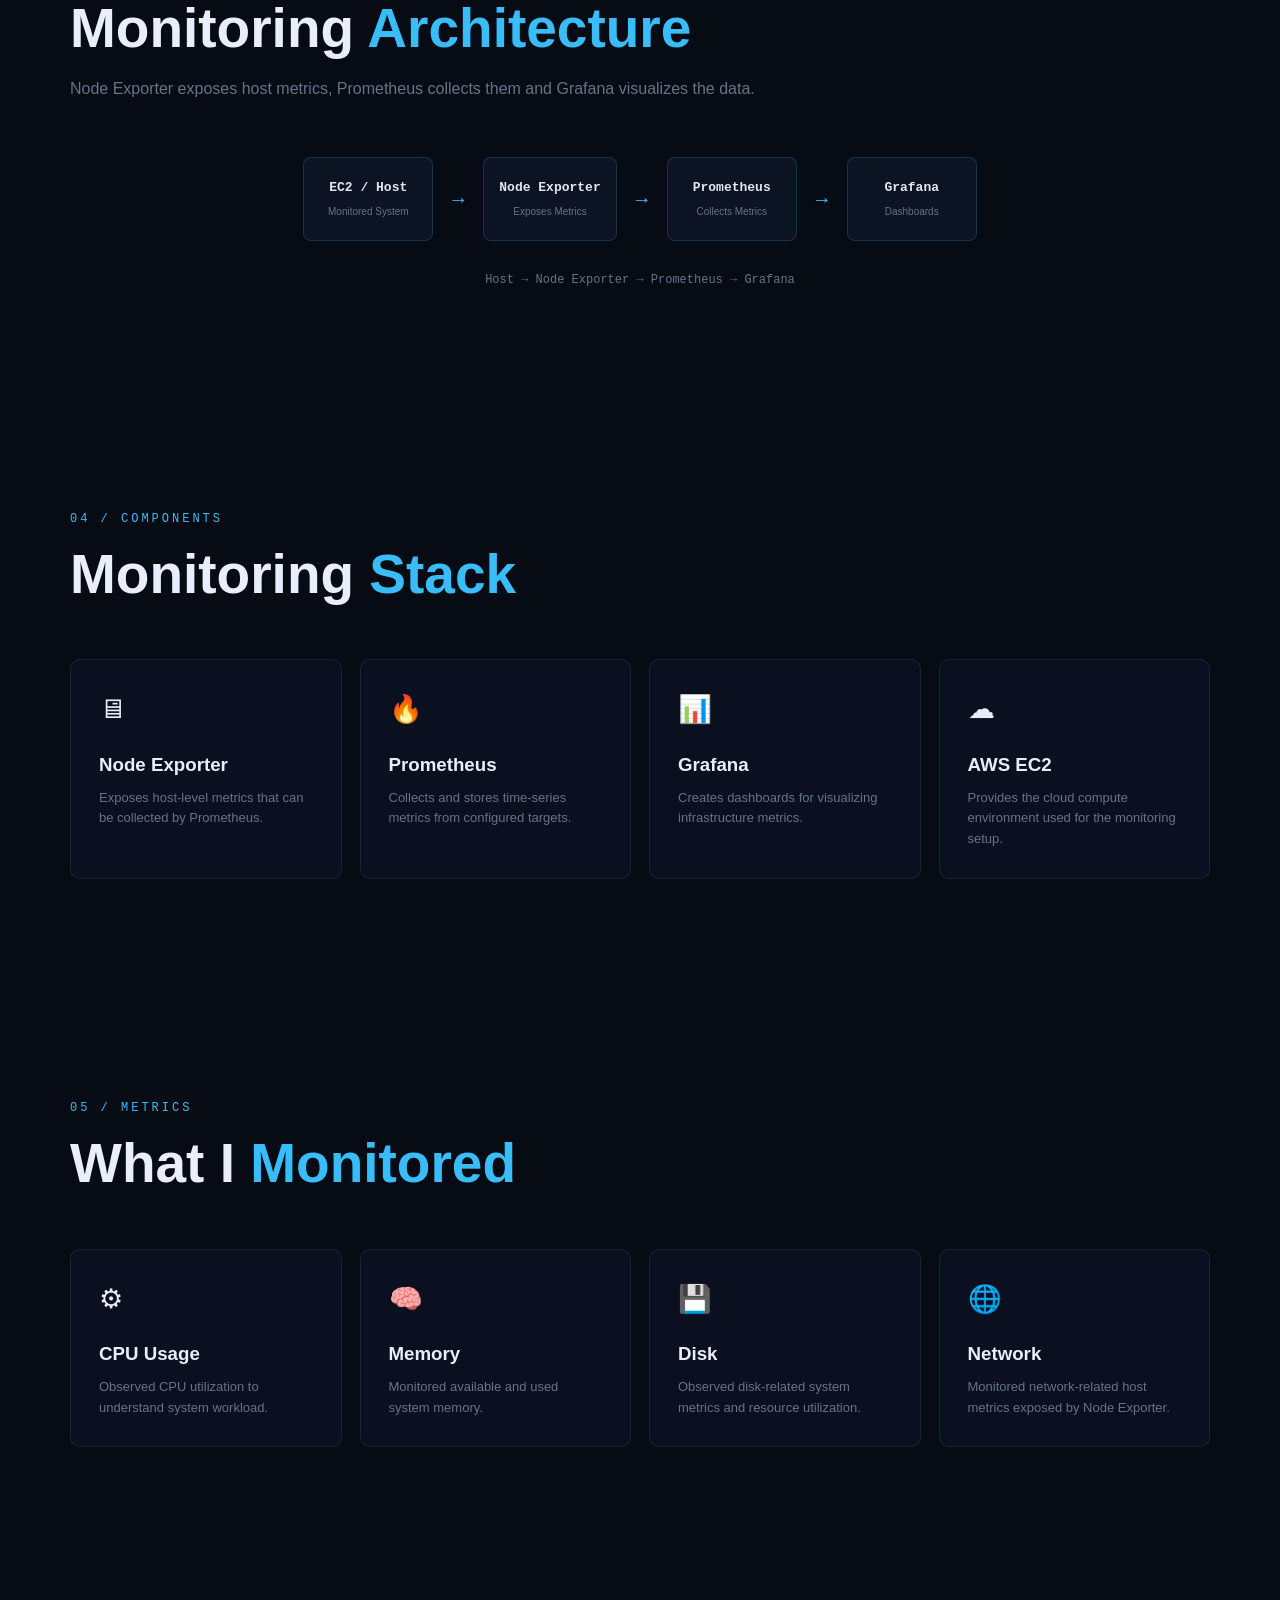
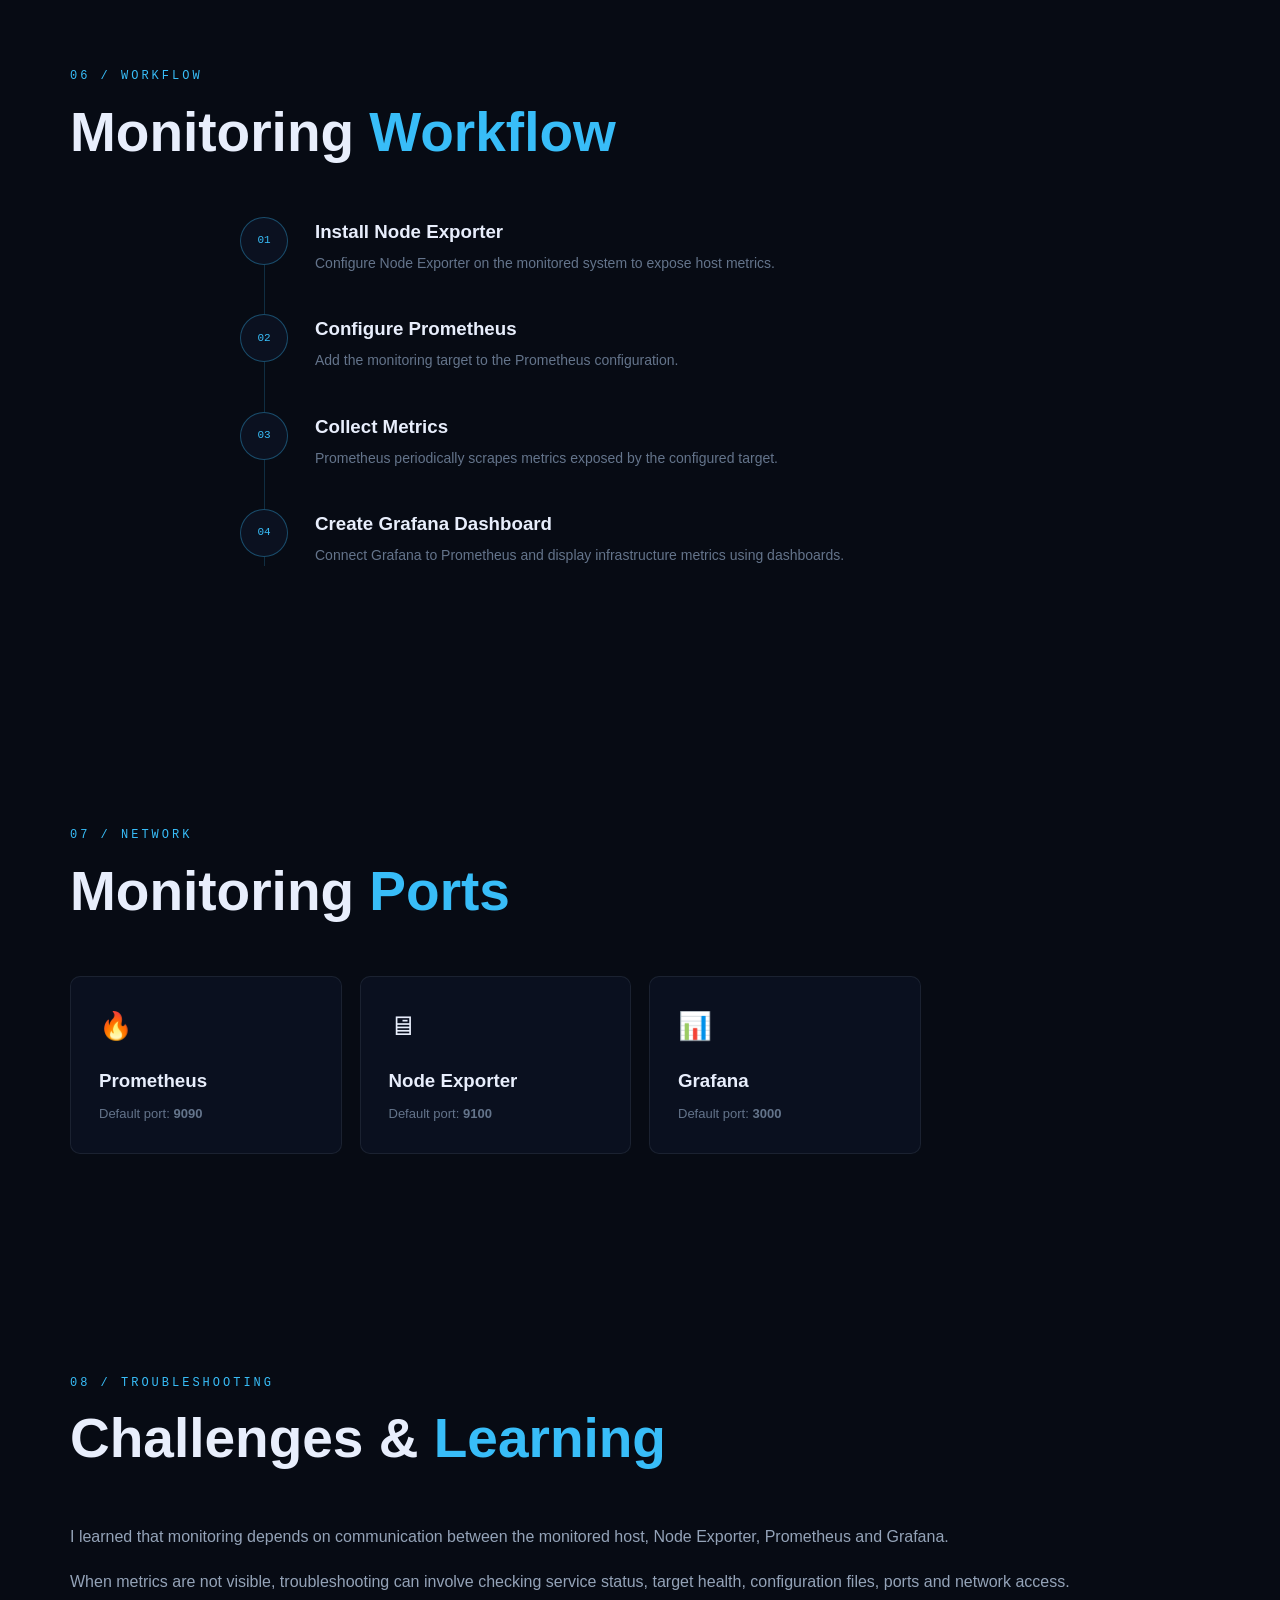
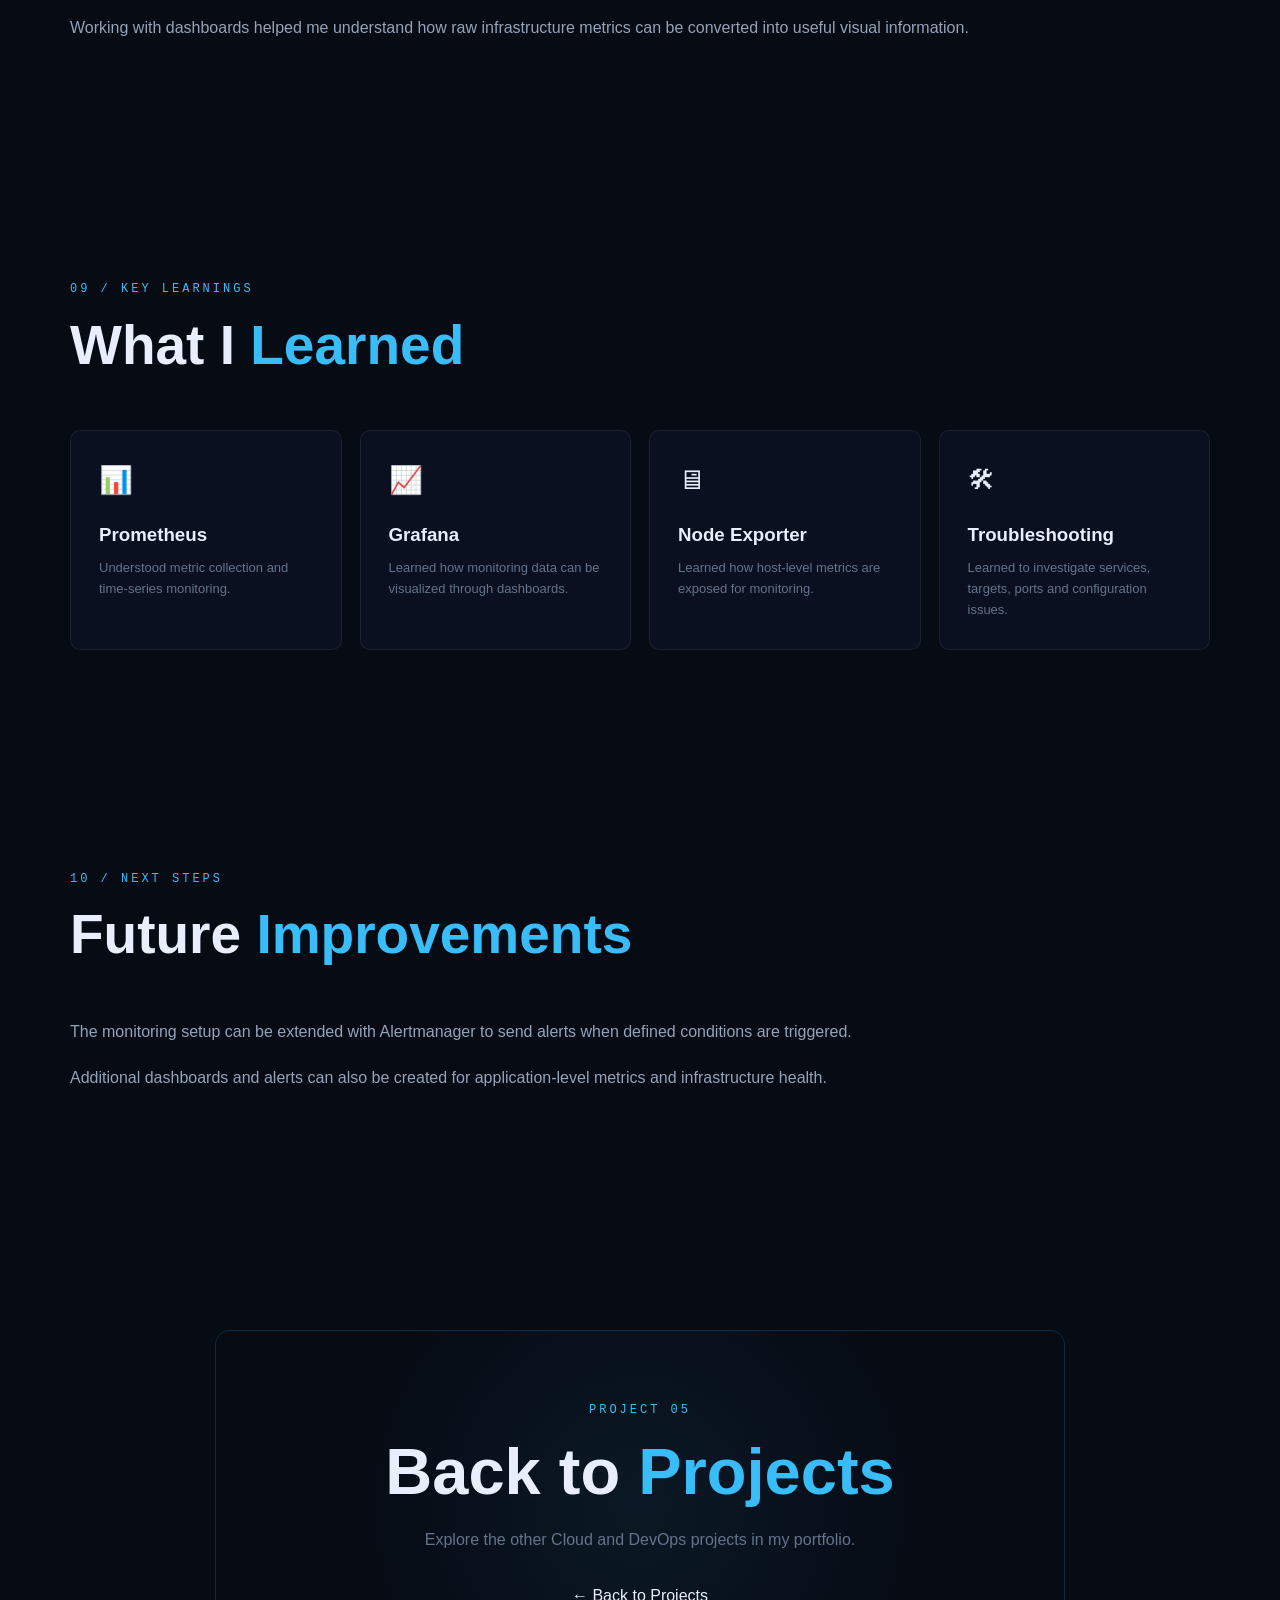
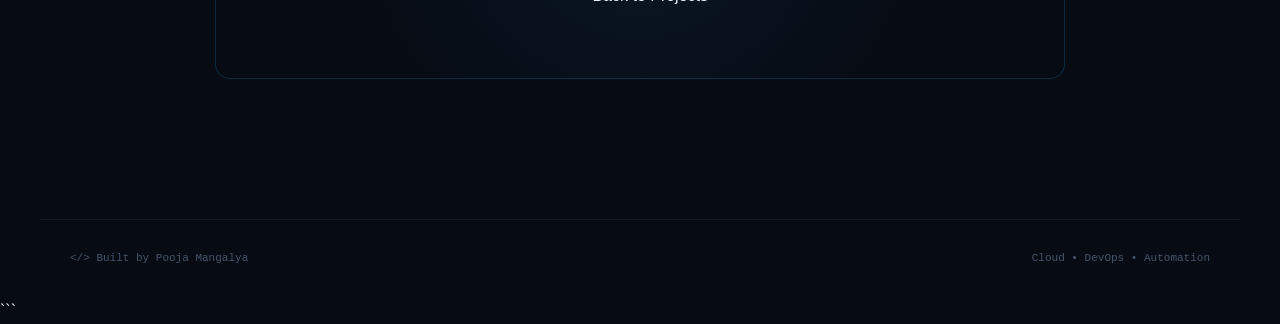
<file: project-monitoring.html>
```html
<!DOCTYPE html>
<html lang="en">

<head>
    <meta charset="UTF-8">
    <meta name="viewport" content="width=device-width, initial-scale=1.0">

    <title>Prometheus & Grafana Monitoring | Pooja Mangalya</title>

    <meta name="description"
        content="Prometheus and Grafana monitoring project by Pooja Mangalya — infrastructure monitoring and visualization.">

    <link rel="stylesheet" href="style.css">
</head>

<body>

    <!-- ================= NAVBAR ================= -->

    <header class="navbar">

        <div class="nav-container">

            <a href="index.html" class="logo">
                <span>&lt;</span>PM<span>/&gt;</span>
            </a>

            <nav id="navMenu">
                <a href="index.html#about">About</a>
                <a href="index.html#skills">Skills</a>
                <a href="index.html#projects">Projects</a>
                <a href="index.html#journey">Journey</a>
                <a href="index.html#internship">Internship</a>
                <a href="index.html#contact">Contact</a>
            </nav>

            <button class="menu-btn" id="menuBtn">☰</button>

        </div>

    </header>


    <!-- ================= CASE STUDY ================= -->

    <main class="case-study">

        <!-- HERO -->

        <section class="case-hero">

            <div class="case-hero-content">

                <p class="section-number">PROJECT 05 / MONITORING</p>

                <h1>
                    Prometheus & <span>Grafana Monitoring</span>
                </h1>

                <p class="case-intro">
                    Implemented infrastructure monitoring using Prometheus
                    and Grafana to collect, visualize and analyze system
                    metrics from a monitored environment.
                </p>

                <div class="hero-tags">
                    <span>Prometheus</span>
                    <span>Grafana</span>
                    <span>Node Exporter</span>
                    <span>AWS EC2</span>
                    <span>Monitoring</span>
                </div>

            </div>

        </section>


        <!-- ================= OVERVIEW ================= -->

        <section class="section">

            <div class="section-heading">

                <p class="section-number">01 / OVERVIEW</p>

                <h2>
                    Project <span>Overview</span>
                </h2>

            </div>

            <div class="about-grid">

                <div class="about-text">

                    <p>
                        This project focuses on monitoring infrastructure
                        using <strong>Prometheus</strong> for metrics
                        collection and <strong>Grafana</strong> for
                        visualization.
                    </p>

                    <p>
                        A Node Exporter was used to expose system-level
                        metrics such as CPU, memory and other host
                        information.
                    </p>

                    <p>
                        Prometheus collects the available metrics and
                        Grafana provides dashboards that make the system
                        information easier to understand.
                    </p>

                </div>


                <div class="about-terminal">

                    <div class="terminal-top">
                        <span></span>
                        <span></span>
                        <span></span>
                    </div>

                    <div class="terminal-body">

                        <p>
                            <span class="green">pooja@monitoring</span>:~$
                            systemctl status prometheus
                        </p>

                        <p>
                            Prometheus → Collecting Metrics
                        </p>

                        <p>
                            Node Exporter → Host Metrics
                        </p>

                        <p>
                            Grafana → Visualization
                        </p>

                        <p>
                            <span class="green">pooja@monitoring</span>:~$
                            <span class="cursor">_</span>
                        </p>

                    </div>

                </div>

            </div>

        </section>


        <!-- ================= OBJECTIVE ================= -->

        <section class="section">

            <div class="section-heading">

                <p class="section-number">02 / OBJECTIVE</p>

                <h2>
                    What I <span>Wanted to Learn</span>
                </h2>

            </div>


            <div class="skills-grid">

                <div class="skill-card">

                    <div class="skill-icon">📊</div>

                    <h3>Metrics Collection</h3>

                    <p>
                        Understand how infrastructure metrics are
                        collected from monitored systems.
                    </p>

                </div>


                <div class="skill-card">

                    <div class="skill-icon">🔍</div>

                    <h3>Observability</h3>

                    <p>
                        Learn how monitoring helps identify resource
                        usage and infrastructure issues.
                    </p>

                </div>


                <div class="skill-card">

                    <div class="skill-icon">📈</div>

                    <h3>Visualization</h3>

                    <p>
                        Create dashboards to visualize system
                        performance metrics.
                    </p>

                </div>


                <div class="skill-card">

                    <div class="skill-icon">🚨</div>

                    <h3>Monitoring</h3>

                    <p>
                        Understand how infrastructure health can
                        be continuously monitored.
                    </p>

                </div>

            </div>

        </section>


        <!-- ================= ARCHITECTURE ================= -->

        <section class="section">

            <div class="section-heading">

                <p class="section-number">03 / ARCHITECTURE</p>

                <h2>
                    Monitoring <span>Architecture</span>
                </h2>

                <p>
                    Node Exporter exposes host metrics, Prometheus
                    collects them and Grafana visualizes the data.
                </p>

            </div>


            <div class="architecture">

                <div class="architecture-node">

                    <strong>EC2 / Host</strong>

                    <small>
                        Monitored System
                    </small>

                </div>


                <div class="architecture-arrow">
                    →
                </div>


                <div class="architecture-node">

                    <strong>Node Exporter</strong>

                    <small>
                        Exposes Metrics
                    </small>

                </div>


                <div class="architecture-arrow">
                    →
                </div>


                <div class="architecture-node">

                    <strong>Prometheus</strong>

                    <small>
                        Collects Metrics
                    </small>

                </div>


                <div class="architecture-arrow">
                    →
                </div>


                <div class="architecture-node">

                    <strong>Grafana</strong>

                    <small>
                        Dashboards
                    </small>

                </div>

            </div>


            <p class="architecture-note">
                Host → Node Exporter → Prometheus → Grafana
            </p>

        </section>


        <!-- ================= COMPONENTS ================= -->

        <section class="section">

            <div class="section-heading">

                <p class="section-number">04 / COMPONENTS</p>

                <h2>
                    Monitoring <span>Stack</span>
                </h2>

            </div>


            <div class="skills-grid">

                <div class="skill-card">

                    <div class="skill-icon">🖥</div>

                    <h3>Node Exporter</h3>

                    <p>
                        Exposes host-level metrics that can be
                        collected by Prometheus.
                    </p>

                </div>


                <div class="skill-card">

                    <div class="skill-icon">🔥</div>

                    <h3>Prometheus</h3>

                    <p>
                        Collects and stores time-series metrics
                        from configured targets.
                    </p>

                </div>


                <div class="skill-card">

                    <div class="skill-icon">📊</div>

                    <h3>Grafana</h3>

                    <p>
                        Creates dashboards for visualizing
                        infrastructure metrics.
                    </p>

                </div>


                <div class="skill-card">

                    <div class="skill-icon">☁</div>

                    <h3>AWS EC2</h3>

                    <p>
                        Provides the cloud compute environment
                        used for the monitoring setup.
                    </p>

                </div>

            </div>

        </section>


        <!-- ================= METRICS ================= -->

        <section class="section">

            <div class="section-heading">

                <p class="section-number">05 / METRICS</p>

                <h2>
                    What I <span>Monitored</span>
                </h2>

            </div>


            <div class="skills-grid">

                <div class="skill-card">

                    <div class="skill-icon">⚙</div>

                    <h3>CPU Usage</h3>

                    <p>
                        Observed CPU utilization to understand
                        system workload.
                    </p>

                </div>


                <div class="skill-card">

                    <div class="skill-icon">🧠</div>

                    <h3>Memory</h3>

                    <p>
                        Monitored available and used system memory.
                    </p>

                </div>


                <div class="skill-card">

                    <div class="skill-icon">💾</div>

                    <h3>Disk</h3>

                    <p>
                        Observed disk-related system metrics and
                        resource utilization.
                    </p>

                </div>


                <div class="skill-card">

                    <div class="skill-icon">🌐</div>

                    <h3>Network</h3>

                    <p>
                        Monitored network-related host metrics
                        exposed by Node Exporter.
                    </p>

                </div>

            </div>

        </section>


        <!-- ================= WORKFLOW ================= -->

        <section class="section">

            <div class="section-heading">

                <p class="section-number">06 / WORKFLOW</p>

                <h2>
                    Monitoring <span>Workflow</span>
                </h2>

            </div>


            <div class="journey">

                <div class="journey-line"></div>


                <div class="journey-item">

                    <div class="journey-dot">
                        01
                    </div>

                    <div>

                        <h3>Install Node Exporter</h3>

                        <p>
                            Configure Node Exporter on the monitored
                            system to expose host metrics.
                        </p>

                    </div>

                </div>


                <div class="journey-item">

                    <div class="journey-dot">
                        02
                    </div>

                    <div>

                        <h3>Configure Prometheus</h3>

                        <p>
                            Add the monitoring target to the
                            Prometheus configuration.
                        </p>

                    </div>

                </div>


                <div class="journey-item">

                    <div class="journey-dot">
                        03
                    </div>

                    <div>

                        <h3>Collect Metrics</h3>

                        <p>
                            Prometheus periodically scrapes metrics
                            exposed by the configured target.
                        </p>

                    </div>

                </div>


                <div class="journey-item">

                    <div class="journey-dot">
                        04
                    </div>

                    <div>

                        <h3>Create Grafana Dashboard</h3>

                        <p>
                            Connect Grafana to Prometheus and display
                            infrastructure metrics using dashboards.
                        </p>

                    </div>

                </div>

            </div>

        </section>


        <!-- ================= PORTS ================= -->

        <section class="section">

            <div class="section-heading">

                <p class="section-number">07 / NETWORK</p>

                <h2>
                    Monitoring <span>Ports</span>
                </h2>

            </div>


            <div class="skills-grid">

                <div class="skill-card">

                    <div class="skill-icon">🔥</div>

                    <h3>Prometheus</h3>

                    <p>
                        Default port: <strong>9090</strong>
                    </p>

                </div>


                <div class="skill-card">

                    <div class="skill-icon">🖥</div>

                    <h3>Node Exporter</h3>

                    <p>
                        Default port: <strong>9100</strong>
                    </p>

                </div>


                <div class="skill-card">

                    <div class="skill-icon">📊</div>

                    <h3>Grafana</h3>

                    <p>
                        Default port: <strong>3000</strong>
                    </p>

                </div>

            </div>

        </section>


        <!-- ================= TROUBLESHOOTING ================= -->

        <section class="section">

            <div class="section-heading">

                <p class="section-number">08 / TROUBLESHOOTING</p>

                <h2>
                    Challenges & <span>Learning</span>
                </h2>

            </div>


            <div class="about-text">

                <p>
                    I learned that monitoring depends on communication
                    between the monitored host, Node Exporter,
                    Prometheus and Grafana.
                </p>

                <p>
                    When metrics are not visible, troubleshooting can
                    involve checking service status, target health,
                    configuration files, ports and network access.
                </p>

                <p>
                    Working with dashboards helped me understand how
                    raw infrastructure metrics can be converted into
                    useful visual information.
                </p>

            </div>

        </section>


        <!-- ================= KEY LEARNINGS ================= -->

        <section class="section">

            <div class="section-heading">

                <p class="section-number">09 / KEY LEARNINGS</p>

                <h2>
                    What I <span>Learned</span>
                </h2>

            </div>


            <div class="skills-grid">

                <div class="skill-card">

                    <div class="skill-icon">📊</div>

                    <h3>Prometheus</h3>

                    <p>
                        Understood metric collection and
                        time-series monitoring.
                    </p>

                </div>


                <div class="skill-card">

                    <div class="skill-icon">📈</div>

                    <h3>Grafana</h3>

                    <p>
                        Learned how monitoring data can be
                        visualized through dashboards.
                    </p>

                </div>


                <div class="skill-card">

                    <div class="skill-icon">🖥</div>

                    <h3>Node Exporter</h3>

                    <p>
                        Learned how host-level metrics are
                        exposed for monitoring.
                    </p>

                </div>


                <div class="skill-card">

                    <div class="skill-icon">🛠</div>

                    <h3>Troubleshooting</h3>

                    <p>
                        Learned to investigate services, targets,
                        ports and configuration issues.
                    </p>

                </div>

            </div>

        </section>


        <!-- ================= FUTURE ================= -->

        <section class="section">

            <div class="section-heading">

                <p class="section-number">10 / NEXT STEPS</p>

                <h2>
                    Future <span>Improvements</span>
                </h2>

            </div>


            <div class="about-text">

                <p>
                    The monitoring setup can be extended with
                    Alertmanager to send alerts when defined
                    conditions are triggered.
                </p>

                <p>
                    Additional dashboards and alerts can also be
                    created for application-level metrics and
                    infrastructure health.
                </p>

            </div>

        </section>


        <!-- ================= BACK ================= -->

        <section class="section contact-section">

            <div class="contact-box">

                <p class="section-number">
                    PROJECT 05
                </p>

                <h2>
                    Back to <span>Projects</span>
                </h2>

                <p>
                    Explore the other Cloud and DevOps projects
                    in my portfolio.
                </p>

                <a href="index.html#projects" class="backlink">
                    ← Back to Projects
                </a>

            </div>

        </section>

    </main>


    <!-- ================= FOOTER ================= -->

    <footer>

        <p>
            &lt;/&gt; Built by Pooja Mangalya
        </p>

        <p>
            Cloud • DevOps • Automation
        </p>

    </footer>


    <script src="script.js"></script>

</body>

</html>
```
</file>
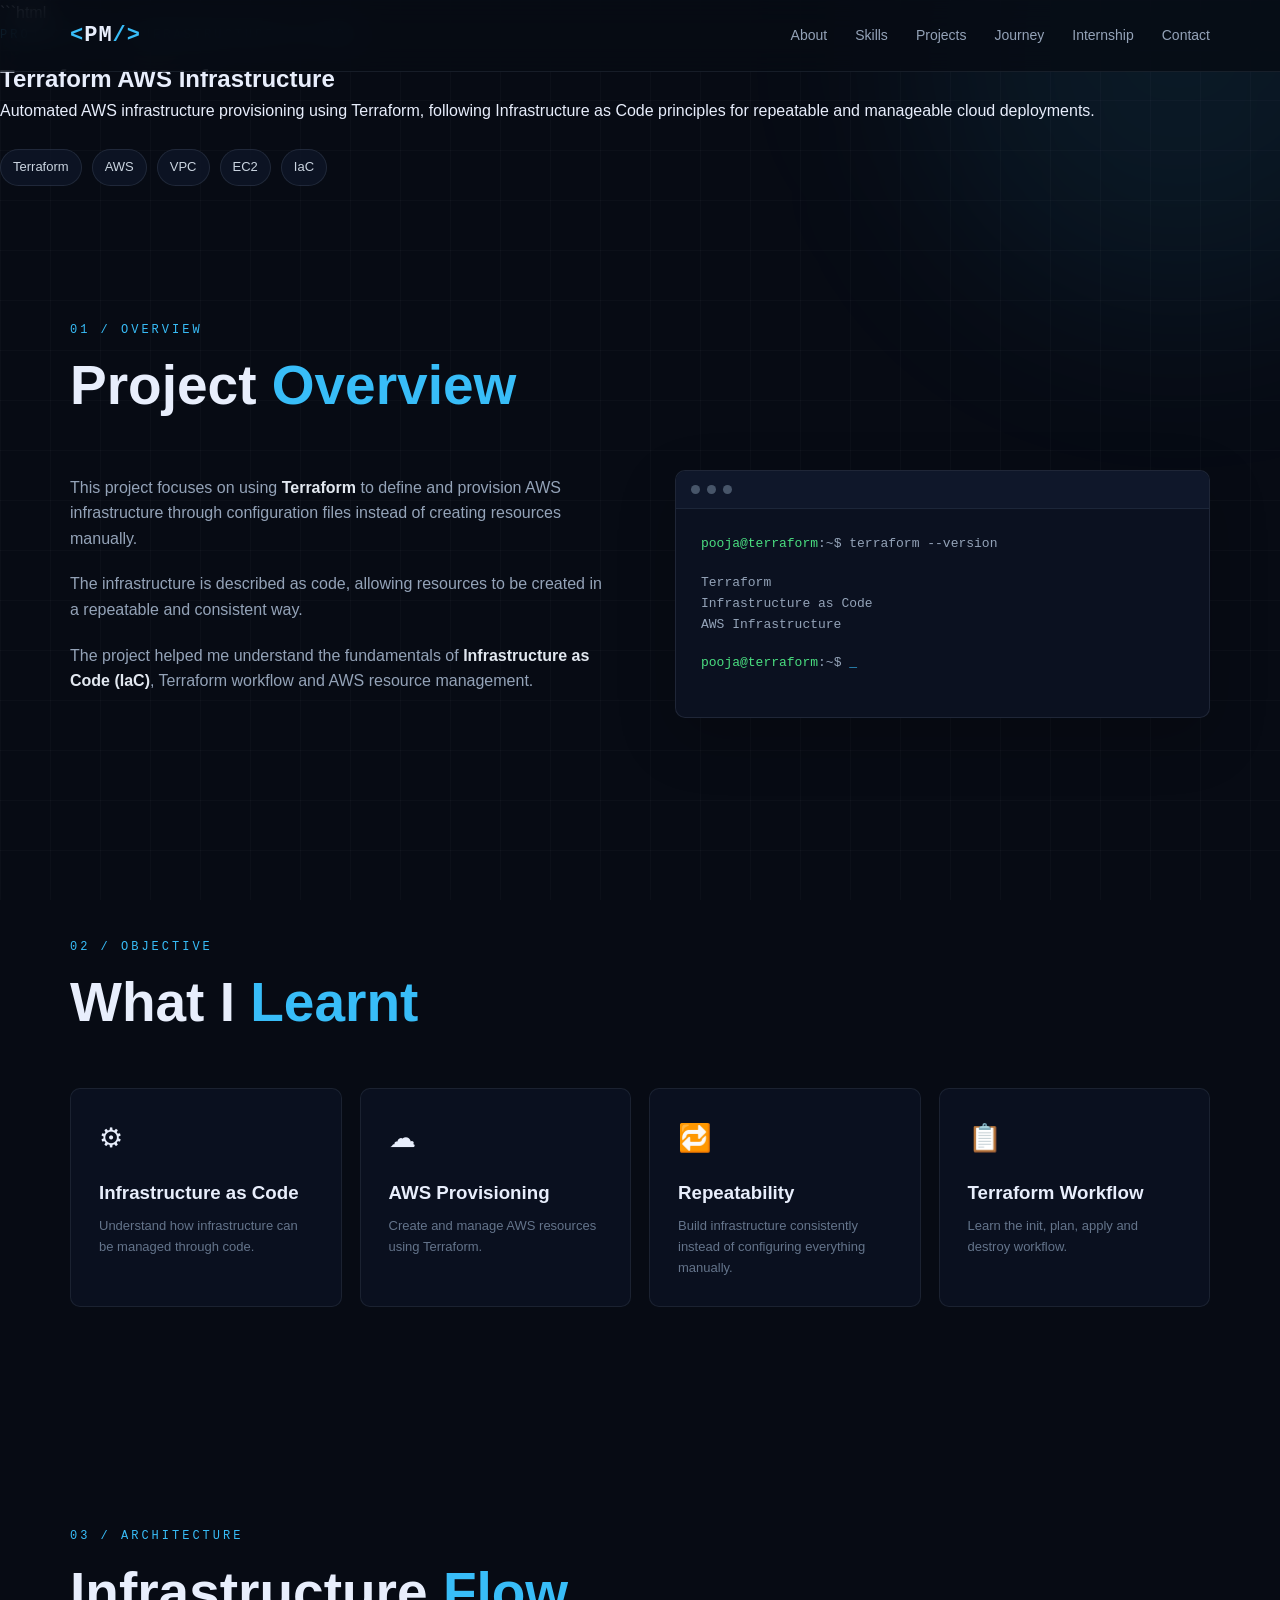
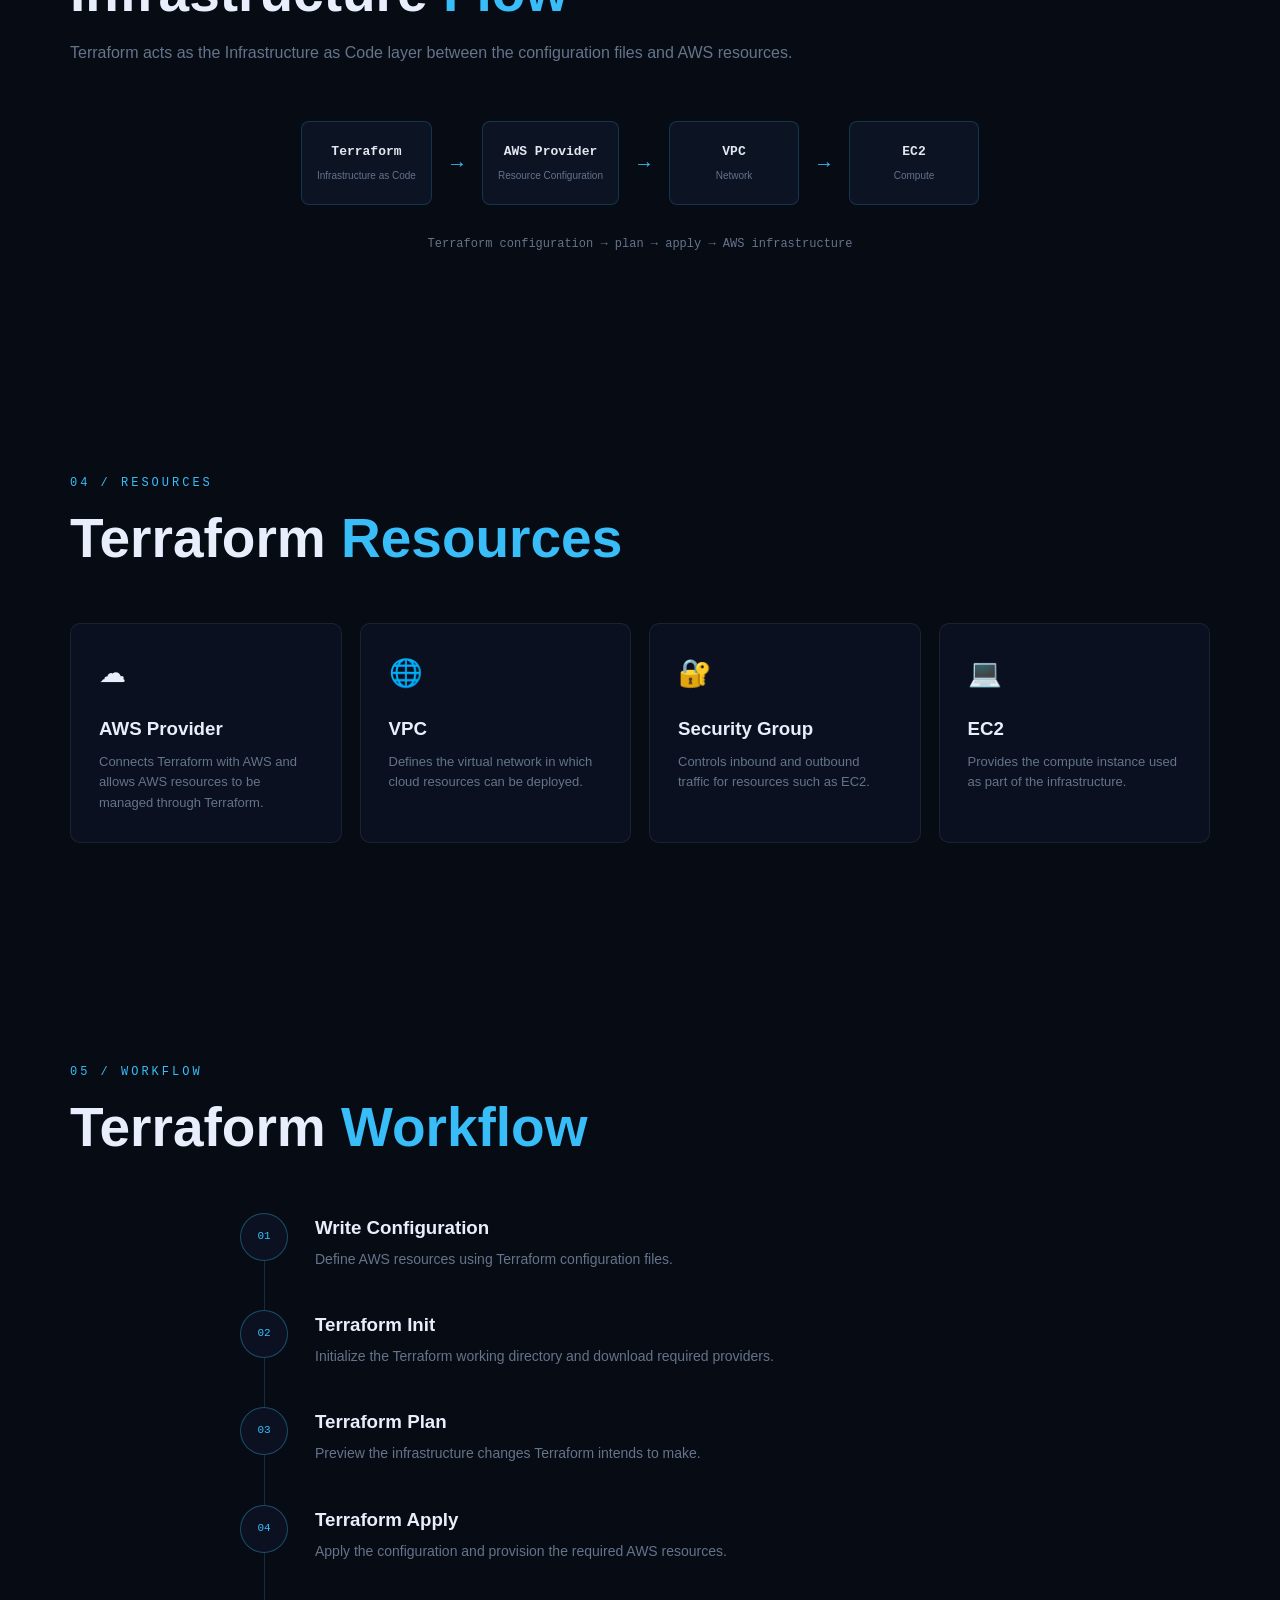
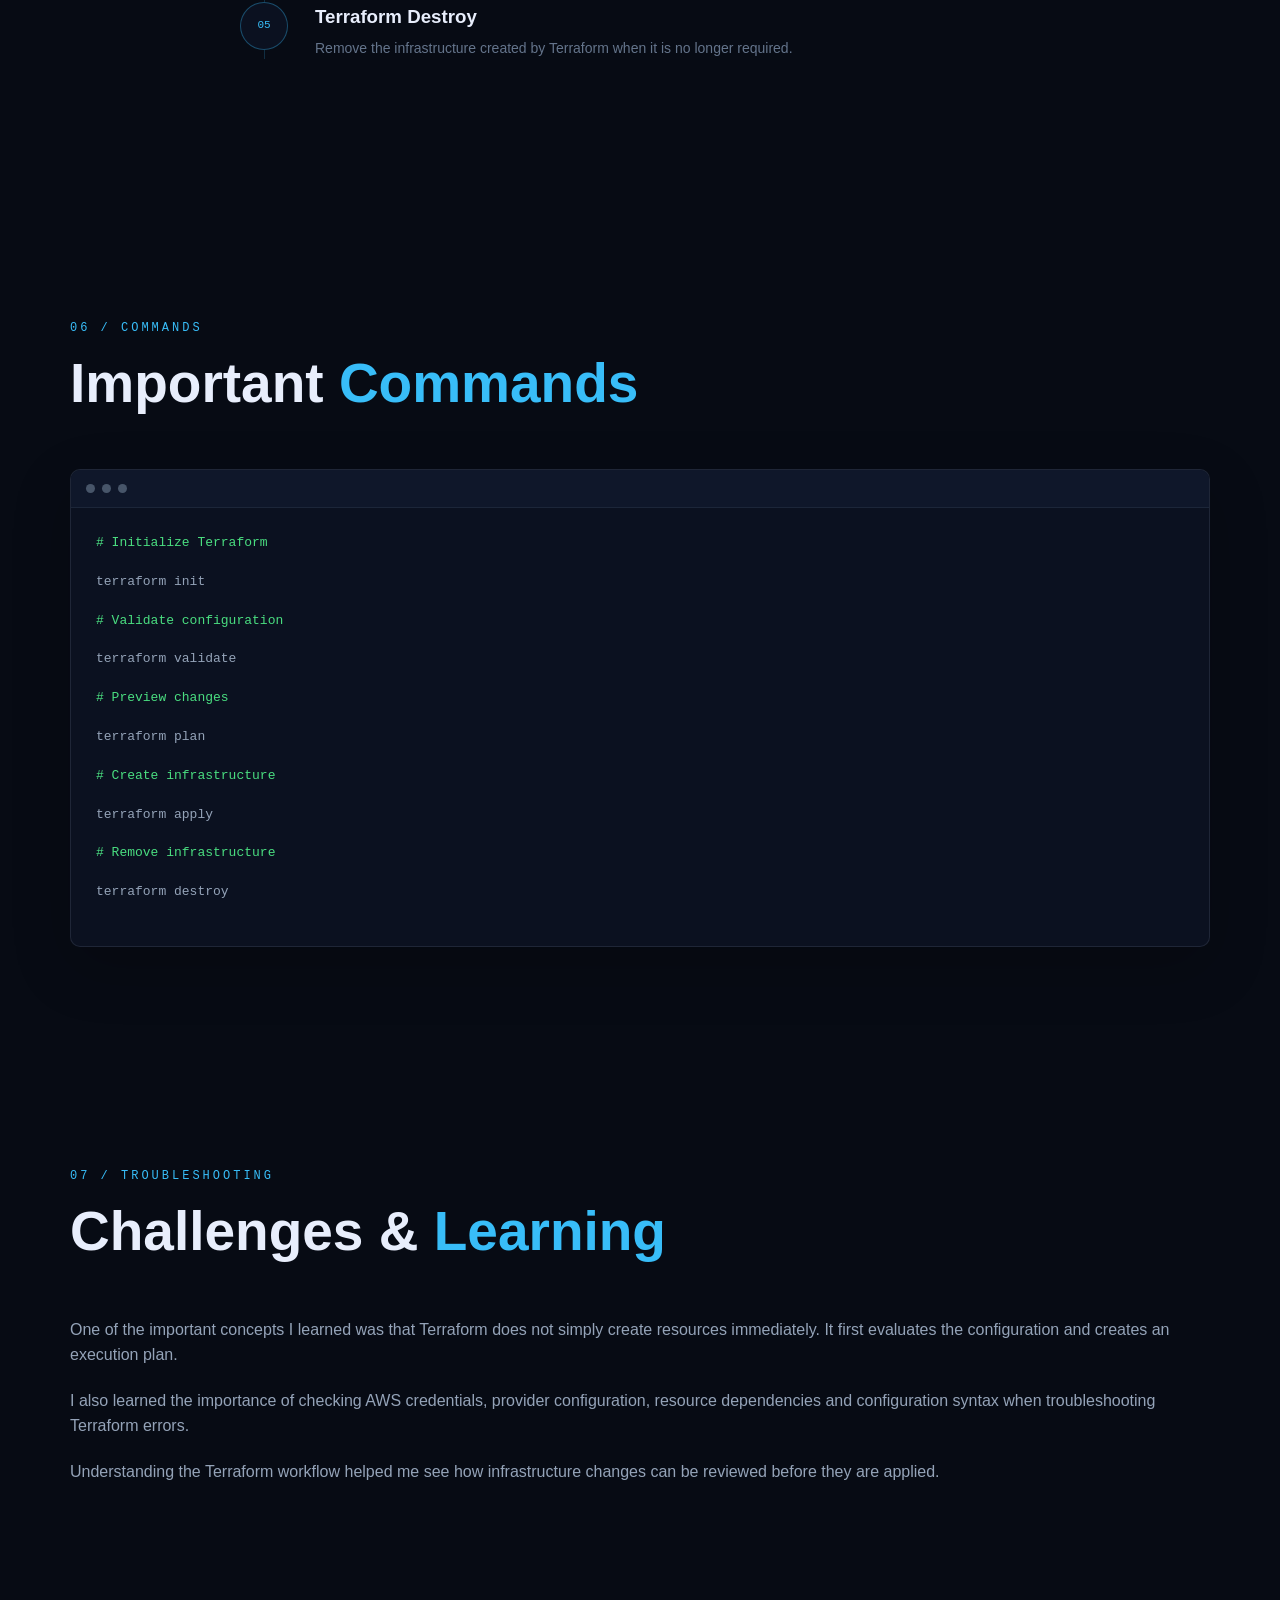
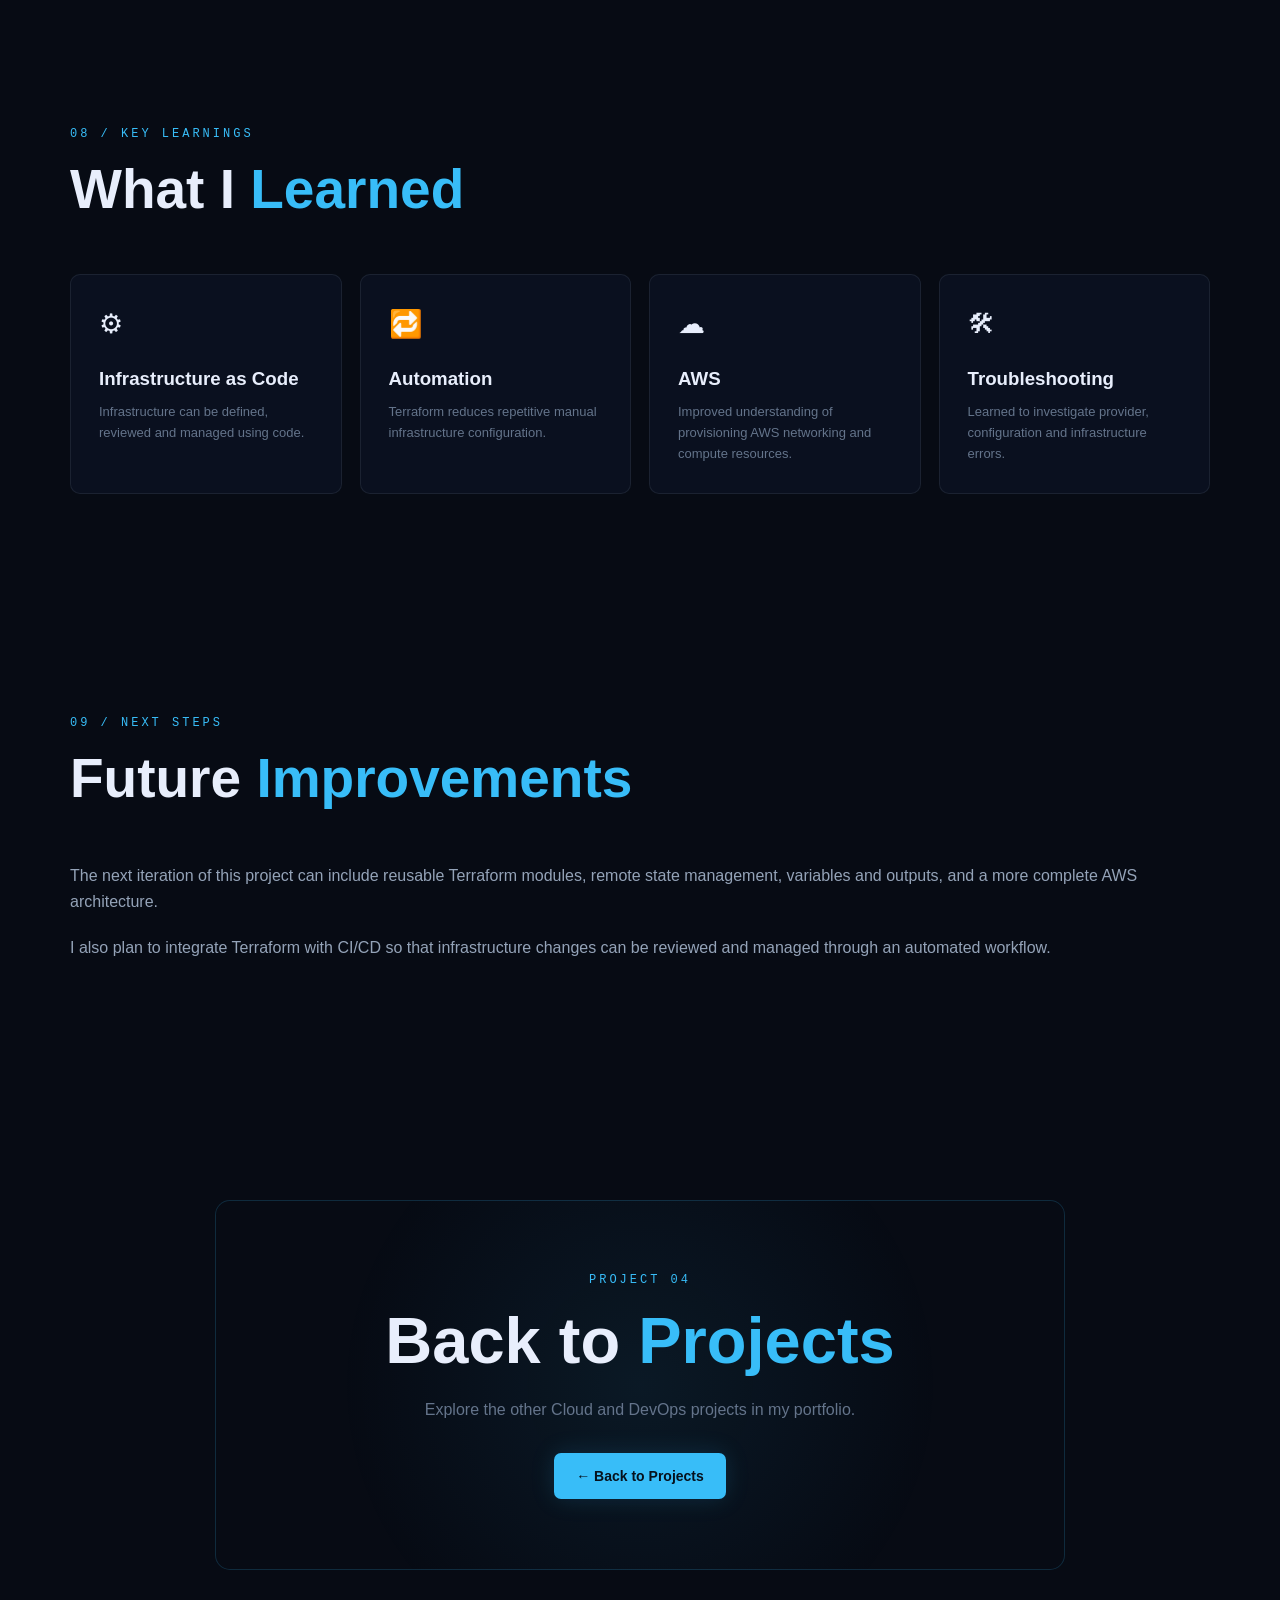
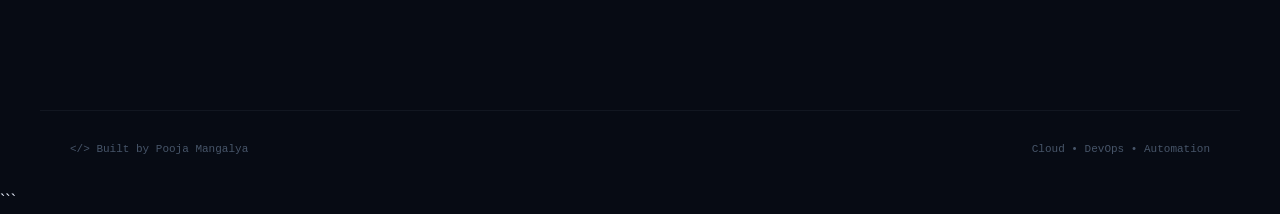
<file: project-terraform.html>
```html
<!DOCTYPE html>
<html lang="en">

<head>
    <meta charset="UTF-8">
    <meta name="viewport" content="width=device-width, initial-scale=1.0">

    <title>Terraform AWS Infrastructure | Pooja Mangalya</title>

    <meta name="description"
        content="Terraform AWS Infrastructure project by Pooja Mangalya — Infrastructure as Code and cloud automation.">

    <link rel="stylesheet" href="style.css">
</head>

<body>

    <!-- ================= NAVBAR ================= -->

    <header class="navbar">

        <div class="nav-container">

            <a href="index.html" class="logo">
                <span>&lt;</span>PM<span>/&gt;</span>
            </a>

            <nav id="navMenu">
                <a href="index.html#about">About</a>
                <a href="index.html#skills">Skills</a>
                <a href="index.html#projects">Projects</a>
                <a href="index.html#journey">Journey</a>
                <a href="index.html#internship">Internship</a>
                <a href="index.html#contact">Contact</a>
            </nav>

            <button class="menu-btn" id="menuBtn">☰</button>

        </div>

    </header>


    <!-- ================= CASE STUDY ================= -->

    <main class="case-study">

        <!-- HERO -->

        <section class="case-hero">

            <div class="case-hero-content">

                <p class="section-number">PROJECT 04 / INFRASTRUCTURE AS CODE</p>

                <h1>
                    Terraform AWS <span>Infrastructure</span>
                </h1>

                <p class="case-intro">
                    Automated AWS infrastructure provisioning using Terraform,
                    following Infrastructure as Code principles for repeatable
                    and manageable cloud deployments.
                </p>

                <div class="hero-tags">
                    <span>Terraform</span>
                    <span>AWS</span>
                    <span>VPC</span>
                    <span>EC2</span>
                    <span>IaC</span>
                </div>

            </div>

        </section>


        <!-- ================= OVERVIEW ================= -->

        <section class="section">

            <div class="section-heading">

                <p class="section-number">01 / OVERVIEW</p>

                <h2>
                    Project <span>Overview</span>
                </h2>

            </div>

            <div class="about-grid">

                <div class="about-text">

                    <p>
                        This project focuses on using
                        <strong>Terraform</strong> to define and provision
                        AWS infrastructure through configuration files
                        instead of creating resources manually.
                    </p>

                    <p>
                        The infrastructure is described as code, allowing
                        resources to be created in a repeatable and
                        consistent way.
                    </p>

                    <p>
                        The project helped me understand the fundamentals of
                        <strong>Infrastructure as Code (IaC)</strong>,
                        Terraform workflow and AWS resource management.
                    </p>

                </div>

                <div class="about-terminal">

                    <div class="terminal-top">
                        <span></span>
                        <span></span>
                        <span></span>
                    </div>

                    <div class="terminal-body">

                        <p>
                            <span class="green">pooja@terraform</span>:~$
                            terraform --version
                        </p>

                        <p>
                            Terraform<br>
                            Infrastructure as Code<br>
                            AWS Infrastructure
                        </p>

                        <p>
                            <span class="green">pooja@terraform</span>:~$
                            <span class="cursor">_</span>
                        </p>

                    </div>

                </div>

            </div>

        </section>


        <!-- ================= OBJECTIVE ================= -->

        <section class="section">

            <div class="section-heading">

                <p class="section-number">02 / OBJECTIVE</p>

                <h2>
                    What I <span>Learnt</span>
                </h2>

            </div>

            <div class="skills-grid">

                <div class="skill-card">
                    <div class="skill-icon">⚙</div>
                    <h3>Infrastructure as Code</h3>
                    <p>
                        Understand how infrastructure can be managed
                        through code.
                    </p>
                </div>

                <div class="skill-card">
                    <div class="skill-icon">☁</div>
                    <h3>AWS Provisioning</h3>
                    <p>
                        Create and manage AWS resources using Terraform.
                    </p>
                </div>

                <div class="skill-card">
                    <div class="skill-icon">🔁</div>
                    <h3>Repeatability</h3>
                    <p>
                        Build infrastructure consistently instead of
                        configuring everything manually.
                    </p>
                </div>

                <div class="skill-card">
                    <div class="skill-icon">📋</div>
                    <h3>Terraform Workflow</h3>
                    <p>
                        Learn the init, plan, apply and destroy workflow.
                    </p>
                </div>

            </div>

        </section>


        <!-- ================= ARCHITECTURE ================= -->

        <section class="section">

            <div class="section-heading">

                <p class="section-number">03 / ARCHITECTURE</p>

                <h2>
                    Infrastructure <span>Flow</span>
                </h2>

                <p>
                    Terraform acts as the Infrastructure as Code layer
                    between the configuration files and AWS resources.
                </p>

            </div>

            <div class="architecture">

                <div class="architecture-node">
                    <strong>Terraform</strong>
                    <small>Infrastructure as Code</small>
                </div>

                <div class="architecture-arrow">→</div>

                <div class="architecture-node">
                    <strong>AWS Provider</strong>
                    <small>Resource Configuration</small>
                </div>

                <div class="architecture-arrow">→</div>

                <div class="architecture-node">
                    <strong>VPC</strong>
                    <small>Network</small>
                </div>

                <div class="architecture-arrow">→</div>

                <div class="architecture-node">
                    <strong>EC2</strong>
                    <small>Compute</small>
                </div>

            </div>

            <p class="architecture-note">
                Terraform configuration → plan → apply → AWS infrastructure
            </p>

        </section>


        <!-- ================= RESOURCES ================= -->

        <section class="section">

            <div class="section-heading">

                <p class="section-number">04 / RESOURCES</p>

                <h2>
                    Terraform <span>Resources</span>
                </h2>

            </div>

            <div class="skills-grid">

                <div class="skill-card">
                    <div class="skill-icon">☁</div>
                    <h3>AWS Provider</h3>
                    <p>
                        Connects Terraform with AWS and allows AWS
                        resources to be managed through Terraform.
                    </p>
                </div>

                <div class="skill-card">
                    <div class="skill-icon">🌐</div>
                    <h3>VPC</h3>
                    <p>
                        Defines the virtual network in which cloud
                        resources can be deployed.
                    </p>
                </div>

                <div class="skill-card">
                    <div class="skill-icon">🔐</div>
                    <h3>Security Group</h3>
                    <p>
                        Controls inbound and outbound traffic for
                        resources such as EC2.
                    </p>
                </div>

                <div class="skill-card">
                    <div class="skill-icon">💻</div>
                    <h3>EC2</h3>
                    <p>
                        Provides the compute instance used as part of
                        the infrastructure.
                    </p>
                </div>

            </div>

        </section>


        <!-- ================= WORKFLOW ================= -->

        <section class="section">

            <div class="section-heading">

                <p class="section-number">05 / WORKFLOW</p>

                <h2>
                    Terraform <span>Workflow</span>
                </h2>

            </div>

            <div class="journey">

                <div class="journey-line"></div>

                <div class="journey-item">

                    <div class="journey-dot">01</div>

                    <div>
                        <h3>Write Configuration</h3>

                        <p>
                            Define AWS resources using Terraform
                            configuration files.
                        </p>
                    </div>

                </div>


                <div class="journey-item">

                    <div class="journey-dot">02</div>

                    <div>
                        <h3>Terraform Init</h3>

                        <p>
                            Initialize the Terraform working directory
                            and download required providers.
                        </p>
                    </div>

                </div>


                <div class="journey-item">

                    <div class="journey-dot">03</div>

                    <div>
                        <h3>Terraform Plan</h3>

                        <p>
                            Preview the infrastructure changes Terraform
                            intends to make.
                        </p>
                    </div>

                </div>


                <div class="journey-item">

                    <div class="journey-dot">04</div>

                    <div>
                        <h3>Terraform Apply</h3>

                        <p>
                            Apply the configuration and provision the
                            required AWS resources.
                        </p>
                    </div>

                </div>


                <div class="journey-item">

                    <div class="journey-dot">05</div>

                    <div>
                        <h3>Terraform Destroy</h3>

                        <p>
                            Remove the infrastructure created by
                            Terraform when it is no longer required.
                        </p>
                    </div>

                </div>

            </div>

        </section>


        <!-- ================= COMMANDS ================= -->

        <section class="section">

            <div class="section-heading">

                <p class="section-number">06 / COMMANDS</p>

                <h2>
                    Important <span>Commands</span>
                </h2>

            </div>

            <div class="about-terminal">

                <div class="terminal-top">
                    <span></span>
                    <span></span>
                    <span></span>
                </div>

                <div class="terminal-body">

                    <p>
                        <span class="green"># Initialize Terraform</span>
                    </p>

                    <p>
                        terraform init
                    </p>

                    <p>
                        <span class="green"># Validate configuration</span>
                    </p>

                    <p>
                        terraform validate
                    </p>

                    <p>
                        <span class="green"># Preview changes</span>
                    </p>

                    <p>
                        terraform plan
                    </p>

                    <p>
                        <span class="green"># Create infrastructure</span>
                    </p>

                    <p>
                        terraform apply
                    </p>

                    <p>
                        <span class="green"># Remove infrastructure</span>
                    </p>

                    <p>
                        terraform destroy
                    </p>

                </div>

            </div>

        </section>


        <!-- ================= CHALLENGES ================= -->

        <section class="section">

            <div class="section-heading">

                <p class="section-number">07 / TROUBLESHOOTING</p>

                <h2>
                    Challenges & <span>Learning</span>
                </h2>

            </div>

            <div class="about-text">

                <p>
                    One of the important concepts I learned was that
                    Terraform does not simply create resources immediately.
                    It first evaluates the configuration and creates an
                    execution plan.
                </p>

                <p>
                    I also learned the importance of checking AWS
                    credentials, provider configuration, resource
                    dependencies and configuration syntax when
                    troubleshooting Terraform errors.
                </p>

                <p>
                    Understanding the Terraform workflow helped me see
                    how infrastructure changes can be reviewed before
                    they are applied.
                </p>

            </div>

        </section>


        <!-- ================= KEY LEARNINGS ================= -->

        <section class="section">

            <div class="section-heading">

                <p class="section-number">08 / KEY LEARNINGS</p>

                <h2>
                    What I <span>Learned</span>
                </h2>

            </div>

            <div class="skills-grid">

                <div class="skill-card">
                    <div class="skill-icon">⚙</div>
                    <h3>Infrastructure as Code</h3>
                    <p>
                        Infrastructure can be defined, reviewed and
                        managed using code.
                    </p>
                </div>

                <div class="skill-card">
                    <div class="skill-icon">🔁</div>
                    <h3>Automation</h3>
                    <p>
                        Terraform reduces repetitive manual
                        infrastructure configuration.
                    </p>
                </div>

                <div class="skill-card">
                    <div class="skill-icon">☁</div>
                    <h3>AWS</h3>
                    <p>
                        Improved understanding of provisioning AWS
                        networking and compute resources.
                    </p>
                </div>

                <div class="skill-card">
                    <div class="skill-icon">🛠</div>
                    <h3>Troubleshooting</h3>
                    <p>
                        Learned to investigate provider, configuration
                        and infrastructure errors.
                    </p>
                </div>

            </div>

        </section>


        <!-- ================= FUTURE ================= -->

        <section class="section">

            <div class="section-heading">

                <p class="section-number">09 / NEXT STEPS</p>

                <h2>
                    Future <span>Improvements</span>
                </h2>

            </div>

            <div class="about-text">

                <p>
                    The next iteration of this project can include
                    reusable Terraform modules, remote state management,
                    variables and outputs, and a more complete AWS
                    architecture.
                </p>

                <p>
                    I also plan to integrate Terraform with CI/CD so that
                    infrastructure changes can be reviewed and managed
                    through an automated workflow.
                </p>

            </div>

        </section>


        <!-- ================= BACK ================= -->

        <section class="section contact-section">

            <div class="contact-box">

                <p class="section-number">PROJECT 04</p>

                <h2>
                    Back to <span>Projects</span>
                </h2>

                <p>
                    Explore the other Cloud and DevOps projects in my portfolio.
                </p>

                <a href="index.html#projects" class="btn primary-btn">
                    ← Back to Projects
                </a>

            </div>

        </section>

    </main>


    <!-- ================= FOOTER ================= -->

    <footer>

        <p>
            &lt;/&gt; Built by Pooja Mangalya
        </p>

        <p>
            Cloud • DevOps • Automation
        </p>

    </footer>


    <script src="script.js"></script>

</body>

</html>
```
</file>
<file: style.css>
/* =========================================================
   POOJA MANGALYA — CLOUD & DEVOPS PORTFOLIO
   Creative Cloud / Terminal Theme
   ========================================================= */


/* =========================
   GLOBAL
   ========================= */

* {
    margin: 0;
    padding: 0;
    box-sizing: border-box;
}

html {
    scroll-behavior: smooth;
}

body {
    font-family: "Segoe UI", Arial, sans-serif;
    background: #070b14;
    color: #e8eefc;
    line-height: 1.6;
    overflow-x: hidden;
}

a {
    color: inherit;
    text-decoration: none;
}

::selection {
    background: #38bdf8;
    color: #070b14;
}


/* =========================
   BACKGROUND
   ========================= */

body::before {
    content: "";
    position: fixed;
    inset: 0;
    pointer-events: none;
    z-index: -1;

    background-image:
        linear-gradient(rgba(255,255,255,0.025) 1px, transparent 1px),
        linear-gradient(90deg, rgba(255,255,255,0.025) 1px, transparent 1px);

    background-size: 50px 50px;
}

body::after {
    content: "";
    position: fixed;
    width: 500px;
    height: 500px;
    top: -200px;
    right: -150px;
    border-radius: 50%;
    background: rgba(56, 189, 248, 0.08);
    filter: blur(100px);
    pointer-events: none;
    z-index: -1;
}


/* =========================
   NAVBAR
   ========================= */

.navbar {
    position: fixed;
    top: 0;
    left: 0;
    width: 100%;
    z-index: 1000;

    background: rgba(7, 11, 20, 0.82);
    backdrop-filter: blur(15px);
    border-bottom: 1px solid rgba(148, 163, 184, 0.12);
}

.nav-container {
    max-width: 1200px;
    margin: auto;

    padding: 18px 30px;

    display: flex;
    align-items: center;
    justify-content: space-between;
}

.logo {
    font-family: monospace;
    font-size: 22px;
    font-weight: 800;
    letter-spacing: 1px;
}

.logo span {
    color: #38bdf8;
}

nav {
    display: flex;
    gap: 28px;
}

nav a {
    font-size: 14px;
    color: #94a3b8;
    transition: 0.3s;
}

nav a:hover {
    color: #38bdf8;
}

.menu-btn {
    display: none;
    border: none;
    background: transparent;
    color: #e8eefc;
    font-size: 25px;
    cursor: pointer;
}


/* =========================
   HERO
   ========================= */

.hero {
    min-height: 100vh;
    max-width: 1200px;
    margin: auto;

    padding: 150px 30px 80px;

    display: grid;
    grid-template-columns: 1.15fr 0.85fr;
    align-items: center;
    gap: 60px;

    position: relative;
}

.hero-content {
    position: relative;
    z-index: 2;
}

.terminal-label {
    display: inline-block;

    padding: 9px 15px;

    border: 1px solid rgba(56, 189, 248, 0.25);
    border-radius: 6px;

    background: rgba(15, 23, 42, 0.7);

    font-family: monospace;
    font-size: 13px;

    color: #94a3b8;

    margin-bottom: 30px;
}

.terminal-dot {
    display: inline-block;

    width: 8px;
    height: 8px;

    background: #4ade80;
    border-radius: 50%;

    margin-right: 8px;

    box-shadow: 0 0 10px rgba(74, 222, 128, 0.7);
}

.typing-text {
    color: #38bdf8;
    margin-left: 5px;
}

.hero-small {
    color: #38bdf8;
    font-family: monospace;
    font-size: 14px;
    letter-spacing: 4px;
    margin-bottom: 10px;
}

.hero h1 {
    font-size: clamp(55px, 8vw, 90px);
    line-height: 0.95;
    letter-spacing: -4px;
    margin-bottom: 20px;
}

.hero h1 span {
    display: block;

    background: linear-gradient(
        90deg,
        #38bdf8,
        #818cf8,
        #c084fc
    );

    -webkit-background-clip: text;
    -webkit-text-fill-color: transparent;
}

.hero h2 {
    font-size: 24px;
    font-weight: 400;
    color: #cbd5e1;
    margin-bottom: 20px;
}

.hero-description {
    max-width: 650px;
    color: #94a3b8;
    font-size: 17px;
}

.hero-description strong {
    color: #e2e8f0;
}

.hero-tags {
    display: flex;
    flex-wrap: wrap;
    gap: 10px;
    margin: 25px 0;
}

.hero-tags span {
    padding: 7px 12px;

    border: 1px solid rgba(148, 163, 184, 0.15);
    border-radius: 20px;

    background: rgba(15, 23, 42, 0.7);

    font-size: 13px;
    color: #cbd5e1;
}

.hero-buttons {
    display: flex;
    flex-wrap: wrap;
    gap: 14px;
    margin-top: 30px;
}

.btn {
    display: inline-block;

    padding: 12px 22px;

    border-radius: 7px;

    font-size: 14px;
    font-weight: 600;

    transition: 0.3s;
}

.primary-btn {
    background: #38bdf8;
    color: #06111c;

    box-shadow: 0 0 25px rgba(56, 189, 248, 0.15);
}

.primary-btn:hover {
    transform: translateY(-3px);
    box-shadow: 0 0 35px rgba(56, 189, 248, 0.35);
}

.secondary-btn {
    border: 1px solid rgba(148, 163, 184, 0.25);
    color: #cbd5e1;
}

.secondary-btn:hover {
    border-color: #38bdf8;
    color: #38bdf8;
}

.social-links {
    display: flex;
    gap: 22px;
    margin-top: 25px;
}

.social-links a {
    font-family: monospace;
    font-size: 13px;
    color: #64748b;
    transition: 0.3s;
}

.social-links a:hover {
    color: #38bdf8;
}


/* =========================
   HERO CLOUD VISUAL
   ========================= */

.hero-visual {
    height: 500px;
    position: relative;

    display: flex;
    align-items: center;
    justify-content: center;
}

.cloud-core {
    width: 250px;
    height: 250px;

    border-radius: 50%;

    display: flex;
    flex-direction: column;
    align-items: center;
    justify-content: center;

    background:
        radial-gradient(
            circle,
            rgba(56, 189, 248, 0.18),
            rgba(15, 23, 42, 0.5) 65%
        );

    border: 1px solid rgba(56, 189, 248, 0.25);

    box-shadow:
        0 0 50px rgba(56, 189, 248, 0.1),
        inset 0 0 50px rgba(56, 189, 248, 0.04);

    z-index: 2;
}

.cloud-icon {
    font-size: 60px;
    margin-bottom: 8px;
}

.cloud-core p {
    font-family: monospace;
    font-size: 10px;
    letter-spacing: 3px;
    color: #64748b;
}

.cloud-orbit {
    position: absolute;

    border: 1px dashed rgba(56, 189, 248, 0.2);

    border-radius: 50%;
}

.orbit-one {
    width: 370px;
    height: 370px;
    animation: rotate 18s linear infinite;
}

.orbit-two {
    width: 480px;
    height: 230px;
    transform: rotate(-30deg);
    animation: rotateReverse 22s linear infinite;
}

@keyframes rotate {
    from {
        transform: rotate(0deg);
    }

    to {
        transform: rotate(360deg);
    }
}

@keyframes rotateReverse {
    from {
        transform: rotate(-30deg);
    }

    to {
        transform: rotate(-390deg);
    }
}

.floating-card {
    position: absolute;

    padding: 10px 15px;

    border: 1px solid rgba(148, 163, 184, 0.15);
    border-radius: 7px;

    background: rgba(15, 23, 42, 0.85);

    backdrop-filter: blur(10px);

    font-family: monospace;
    font-size: 12px;

    color: #cbd5e1;

    box-shadow: 0 10px 30px rgba(0,0,0,0.2);

    z-index: 3;
}

.card-aws {
    top: 60px;
    right: 30px;
}

.card-docker {
    bottom: 70px;
    right: 20px;
}

.card-terraform {
    bottom: 40px;
    left: 30px;
}

.card-linux {
    top: 120px;
    left: 20px;
}


/* =========================
   SECTIONS
   ========================= */

.section {
    max-width: 1200px;
    margin: auto;

    padding: 110px 30px;
}

.section-heading {
    max-width: 750px;
    margin-bottom: 55px;
}

.section-number {
    font-family: monospace;
    color: #38bdf8;
    font-size: 12px;
    letter-spacing: 3px;
    margin-bottom: 15px;
}

.section-heading h2 {
    font-size: clamp(34px, 5vw, 55px);
    line-height: 1.1;
    margin-bottom: 18px;
}

.section-heading h2 span {
    color: #38bdf8;
}

.section-heading > p:last-child {
    color: #64748b;
}


/* =========================
   ABOUT
   ========================= */

.about-grid {
    display: grid;
    grid-template-columns: 1fr 1fr;
    gap: 70px;
    align-items: center;
}

.about-text p {
    color: #94a3b8;
    margin-bottom: 20px;
    font-size: 16px;
}

.about-text strong {
    color: #e2e8f0;
}

.about-terminal {
    border: 1px solid rgba(148, 163, 184, 0.15);
    border-radius: 10px;

    overflow: hidden;

    background: #0b1120;

    box-shadow: 0 20px 60px rgba(0,0,0,0.2);
}

.terminal-top {
    height: 38px;

    display: flex;
    align-items: center;

    gap: 7px;

    padding: 0 15px;

    border-bottom: 1px solid rgba(148, 163, 184, 0.1);

    background: #0f172a;
}

.terminal-top span {
    width: 9px;
    height: 9px;
    border-radius: 50%;
    background: #475569;
}

.terminal-body {
    padding: 25px;

    font-family: monospace;
    font-size: 13px;

    color: #94a3b8;
}

.terminal-body p {
    margin-bottom: 18px;
}

.green {
    color: #4ade80;
}

.cursor {
    animation: blink 1s infinite;
    color: #38bdf8;
}

@keyframes blink {
    50% {
        opacity: 0;
    }
}


/* =========================
   SKILLS
   ========================= */

.skills-section {
    border-top: 1px solid rgba(148, 163, 184, 0.07);
    border-bottom: 1px solid rgba(148, 163, 184, 0.07);
}

.skills-grid {
    display: grid;
    grid-template-columns: repeat(4, 1fr);
    gap: 18px;
}

.skill-card {
    padding: 28px;

    background: rgba(15, 23, 42, 0.5);

    border: 1px solid rgba(148, 163, 184, 0.12);

    border-radius: 10px;

    transition: 0.3s;
}

.skill-card:hover {
    transform: translateY(-6px);

    border-color: rgba(56, 189, 248, 0.4);

    box-shadow: 0 15px 40px rgba(0,0,0,0.2);
}

.skill-icon {
    font-size: 27px;
    margin-bottom: 18px;
}

.skill-card h3 {
    margin-bottom: 8px;
}

.skill-card p {
    color: #64748b;
    font-size: 13px;
}


/* =========================
   PROJECTS
   ========================= */

.projects-grid {
    display: grid;
    grid-template-columns: repeat(2, 1fr);
    gap: 22px;
}

.project-card {
    position: relative;

    padding: 35px;

    background:
        linear-gradient(
            145deg,
            rgba(15, 23, 42, 0.9),
            rgba(7, 11, 20, 0.8)
        );

    border: 1px solid rgba(148, 163, 184, 0.12);

    border-radius: 12px;

    overflow: hidden;

    transition: 0.35s;
}

.project-card::before {
    content: "";

    position: absolute;

    width: 180px;
    height: 180px;

    top: -100px;
    right: -100px;

    border-radius: 50%;

    background: rgba(56, 189, 248, 0.08);

    filter: blur(30px);
}

.project-card:hover {
    transform: translateY(-7px);

    border-color: rgba(56, 189, 248, 0.3);

    box-shadow: 0 20px 50px rgba(0,0,0,0.25);
}

.project-number {
    position: absolute;

    top: 25px;
    right: 30px;

    font-family: monospace;

    font-size: 35px;

    color: rgba(148, 163, 184, 0.08);
}

.project-top {
    display: flex;
    justify-content: space-between;
    align-items: center;

    margin-bottom: 25px;
}

.project-type {
    font-family: monospace;
    font-size: 11px;
    letter-spacing: 2px;
    color: #38bdf8;
}

.project-status {
    font-family: monospace;
    font-size: 9px;
    color: #4ade80;
}

.project-card h3 {
    font-size: 24px;
    margin-bottom: 13px;
}

.project-card > p {
    color: #64748b;
    font-size: 14px;
    min-height: 70px;
}

.tech-tags {
    display: flex;
    flex-wrap: wrap;
    gap: 7px;

    margin: 20px 0;
}

.tech-tags span {
    padding: 5px 9px;

    border-radius: 4px;

    background: #111827;

    color: #94a3b8;

    font-family: monospace;
    font-size: 10px;
}

.project-link {
    display: inline-block;

    margin-top: 5px;

    font-family: monospace;

    font-size: 12px;

    color: #38bdf8;
}

.project-link:hover {
    text-decoration: underline;
}


/* =========================
   JOURNEY
   ========================= */

.journey {
    position: relative;

    max-width: 800px;

    margin: auto;
}

.journey-line {
    position: absolute;

    left: 24px;
    top: 0;
    bottom: 0;

    width: 1px;

    background: rgba(56, 189, 248, 0.2);
}

.journey-item {
    position: relative;

    display: grid;
    grid-template-columns: 50px 1fr;

    gap: 25px;

    margin-bottom: 40px;
}

.journey-dot {
    width: 48px;
    height: 48px;

    display: flex;
    align-items: center;
    justify-content: center;

    border-radius: 50%;

    background: #0b1120;

    border: 1px solid rgba(56, 189, 248, 0.35);

    color: #38bdf8;

    font-family: monospace;
    font-size: 11px;

    z-index: 2;
}

.journey-item h3 {
    margin-bottom: 5px;
}

.journey-item p {
    color: #64748b;
    font-size: 14px;
}


/* =========================
   INTERNSHIP
   ========================= */

.internship-card {
    padding: 40px;

    border: 1px solid rgba(56, 189, 248, 0.18);

    border-radius: 12px;

    background:
        linear-gradient(
            135deg,
            rgba(14, 30, 50, 0.8),
            rgba(15, 23, 42, 0.5)
        );
}

.internship-header {
    display: flex;
    align-items: center;
    justify-content: space-between;

    padding-bottom: 25px;

    border-bottom: 1px solid rgba(148, 163, 184, 0.1);
}

.internship-label {
    font-family: monospace;
    font-size: 11px;
    letter-spacing: 2px;
    color: #38bdf8;
}

.internship-header h3 {
    font-size: 28px;
    margin: 7px 0;
}

.internship-header > div:first-child p:last-child {
    color: #64748b;
    font-size: 13px;
}

.internship-badge {
    padding: 15px 20px;

    border: 1px solid rgba(56, 189, 248, 0.25);

    border-radius: 7px;

    font-family: monospace;

    color: #38bdf8;

    background: rgba(56, 189, 248, 0.05);
}

.internship-content {
    padding-top: 25px;
}

.internship-content > p {
    color: #94a3b8;
}

.internship-tech {
    display: flex;
    flex-wrap: wrap;
    gap: 10px;

    margin-top: 20px;
}

.internship-tech span {
    padding: 7px 12px;

    background: #111827;

    border-radius: 5px;

    color: #94a3b8;

    font-family: monospace;
    font-size: 11px;
}


/* =========================
   ARCHITECTURE
   ========================= */

.architecture-section {
    border-top: 1px solid rgba(148, 163, 184, 0.07);
}

.architecture {
    display: flex;

    align-items: center;
    justify-content: center;

    gap: 15px;

    flex-wrap: wrap;
}

.architecture-node {
    min-width: 130px;

    padding: 20px 15px;

    text-align: center;

    border: 1px solid rgba(56, 189, 248, 0.2);

    border-radius: 8px;

    background: rgba(15, 23, 42, 0.7);
}

.architecture-node strong {
    display: block;
    font-family: monospace;
    color: #e2e8f0;
    font-size: 13px;
}

.architecture-node small {
    display: block;

    margin-top: 5px;

    color: #64748b;

    font-size: 10px;
}

.architecture-arrow {
    color: #38bdf8;
    font-size: 20px;
}

.architecture-note {
    text-align: center;

    margin-top: 30px;

    font-family: monospace;

    font-size: 12px;

    color: #64748b;
}


/* =========================
   CONTACT
   ========================= */

.contact-section {
    padding-bottom: 140px;
}

.contact-box {
    text-align: center;

    max-width: 850px;

    margin: auto;

    padding: 70px 30px;

    border: 1px solid rgba(56, 189, 248, 0.18);

    border-radius: 15px;

    background:
        radial-gradient(
            circle at center,
            rgba(56, 189, 248, 0.08),
            transparent 65%
        );
}

.contact-box h2 {
    font-size: clamp(40px, 6vw, 65px);

    line-height: 1.1;

    margin-bottom: 20px;
}

.contact-box h2 span {
    color: #38bdf8;
}

.contact-box > p:not(.section-number) {
    max-width: 600px;

    margin: 0 auto 30px;

    color: #64748b;
}

.contact-links {
    display: flex;
    justify-content: center;
    gap: 25px;

    margin-top: 25px;
}

.contact-links a {
    font-family: monospace;

    font-size: 12px;

    color: #64748b;
}

.contact-links a:hover {
    color: #38bdf8;
}


/* =========================
   FOOTER
   ========================= */

footer {
    padding: 30px;

    border-top: 1px solid rgba(148, 163, 184, 0.08);

    display: flex;

    justify-content: space-between;

    max-width: 1200px;

    margin: auto;

    color: #475569;

    font-family: monospace;

    font-size: 11px;
}


/* =========================
   SCROLL ANIMATION
   ========================= */
/* =========================
   SCROLL ANIMATION
   Homepage sections only
   ========================= */

body.home section {
    opacity: 0;
    transform: translateY(30px);

    transition:
        opacity 0.7s ease,
        transform 0.7s ease;
}

body.home section.visible {
    opacity: 1;
    transform: translateY(0);
}

/* Case-study page */
.case-study section {
    opacity: 1;
    transform: none;
}


 /*section {
    opacity: 0;
    transform: translateY(30px);

    transition:
        opacity 0.7s ease,
        transform 0.7s ease;
}

section.visible {
    opacity: 1;
    transform: translateY(0);
}  */


/* =========================
   RESPONSIVE
   ========================= */

@media (max-width: 900px) {

    .hero {
        grid-template-columns: 1fr;

        padding-top: 130px;

        text-align: center;
    }

    .hero-description {
        margin: auto;
    }

    .hero-tags,
    .hero-buttons,
    .social-links {
        justify-content: center;
    }

    .hero-visual {
        height: 400px;
    }

    .about-grid {
        grid-template-columns: 1fr;
    }

    .skills-grid {
        grid-template-columns: repeat(2, 1fr);
    }

}


@media (max-width: 700px) {

    .nav-container {
        padding: 16px 20px;
    }

    nav {
        display: none;

        position: absolute;

        top: 65px;
        left: 15px;
        right: 15px;

        padding: 20px;

        flex-direction: column;

        gap: 18px;

        background: #0b1120;

        border: 1px solid rgba(148, 163, 184, 0.15);

        border-radius: 8px;
    }

    nav.active {
        display: flex;
    }

    .menu-btn {
        display: block;
    }

    .hero {
        padding-left: 20px;
        padding-right: 20px;
    }

    .hero h1 {
        font-size: 55px;
        letter-spacing: -3px;
    }

    .hero h2 {
        font-size: 20px;
    }

    .hero-visual {
        transform: scale(0.8);
        margin-top: -30px;
    }

    .section {
        padding: 80px 20px;
    }

    .skills-grid,
    .projects-grid {
        grid-template-columns: 1fr;
    }

    .project-card {
        padding: 28px;
    }

    .internship-card {
        padding: 28px;
    }

    .internship-header {
        align-items: flex-start;
        gap: 20px;
    }

    .internship-header h3 {
        font-size: 22px;
    }

    .internship-badge {
        display: none;
    }

    .architecture {
        flex-direction: column;
    }

    .architecture-arrow {
        transform: rotate(90deg);
    }

    footer {
        flex-direction: column;
        gap: 10px;

        padding: 25px 20px;
    }

}


@media (max-width: 450px) {

    .hero h1 {
        font-size: 46px;
    }

    .hero-visual {
        transform: scale(0.65);
        height: 320px;
        margin-top: -50px;
    }

    .hero-tags span {
        font-size: 11px;
    }

    .journey-item {
        gap: 15px;
    }

}
</file>
